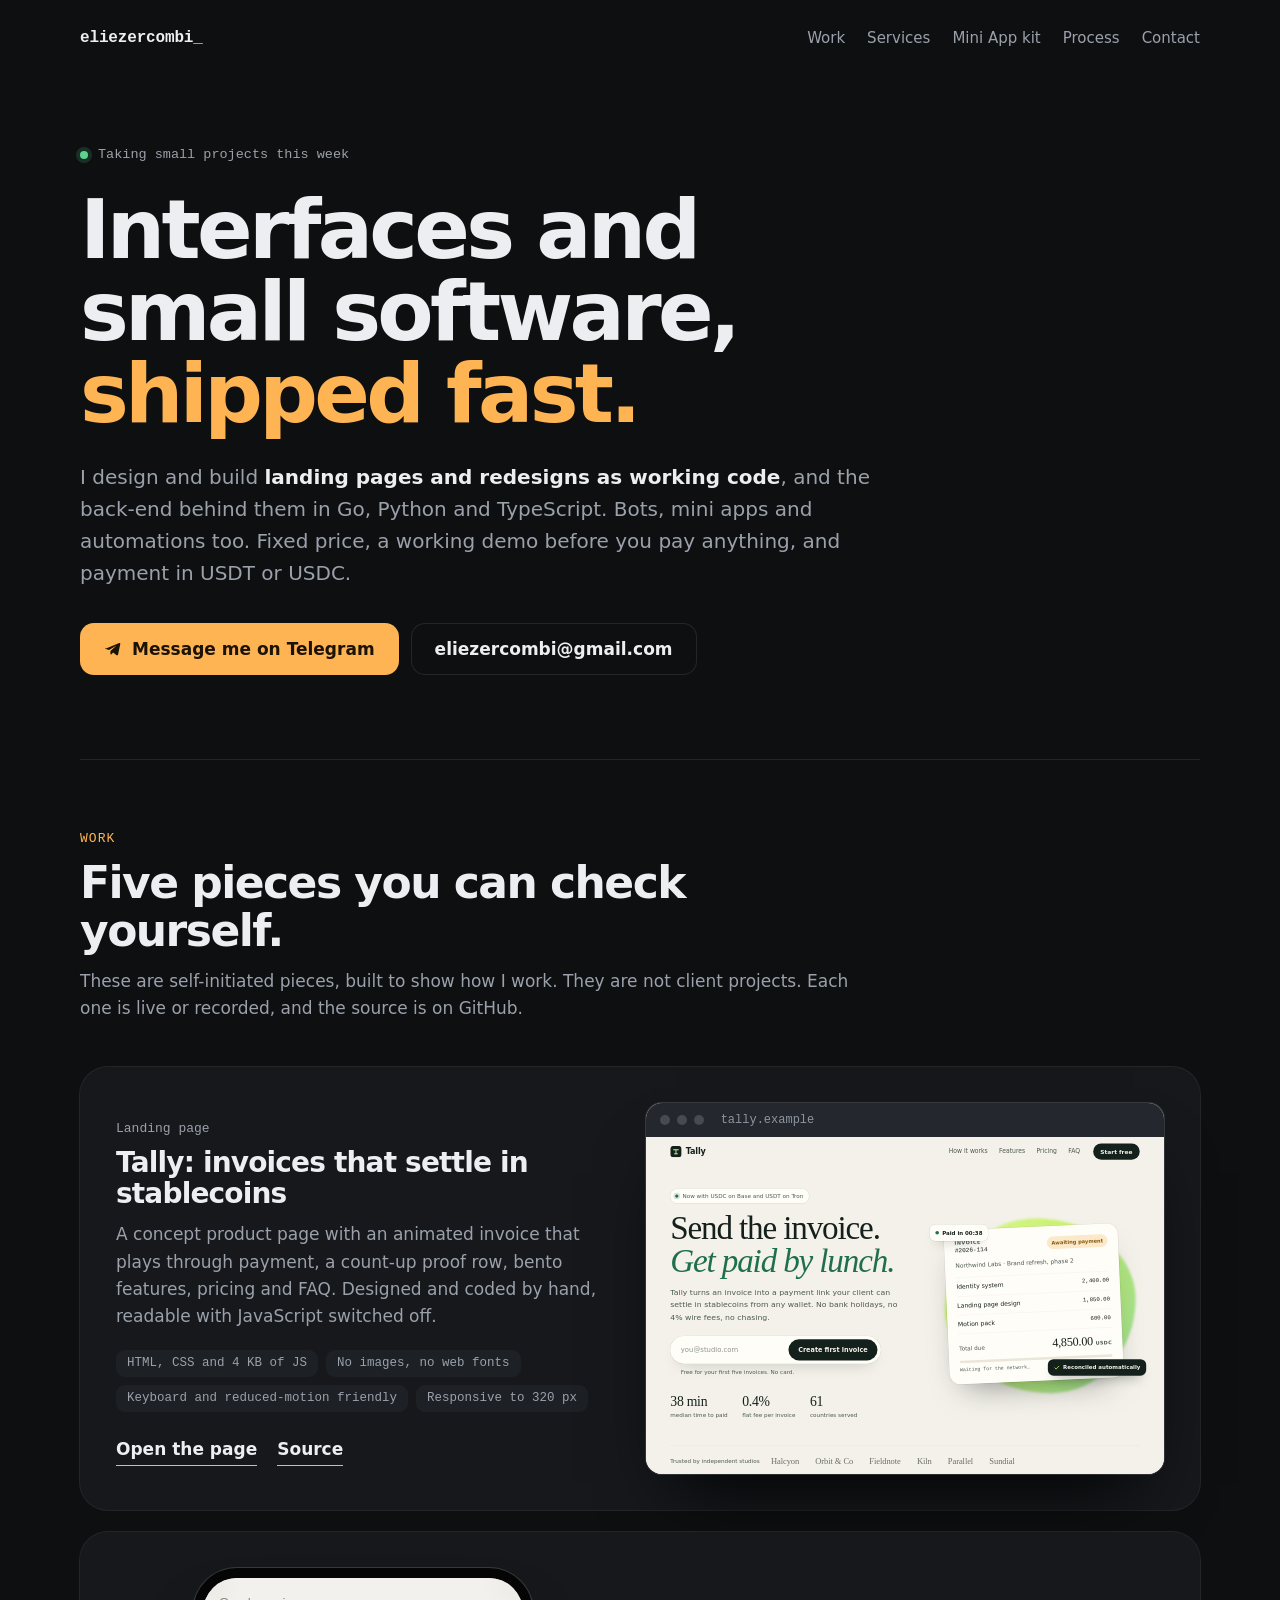
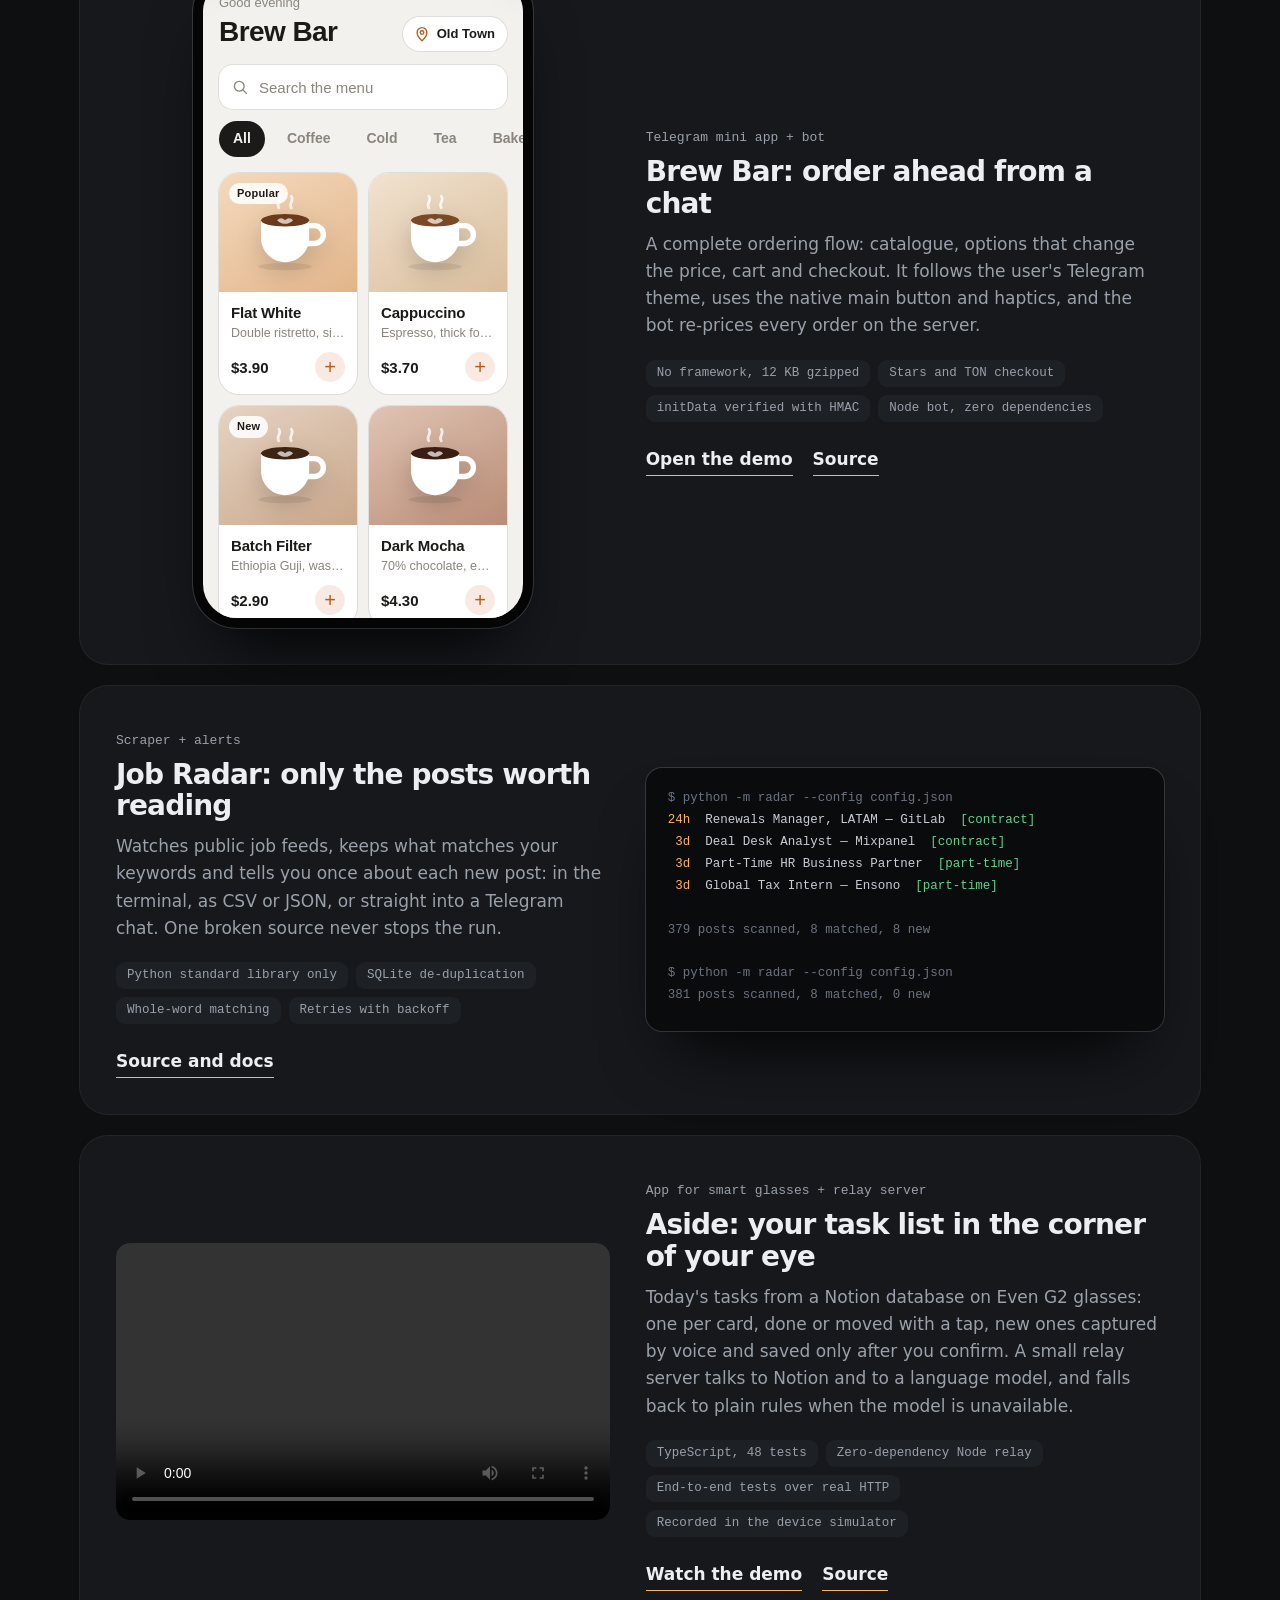
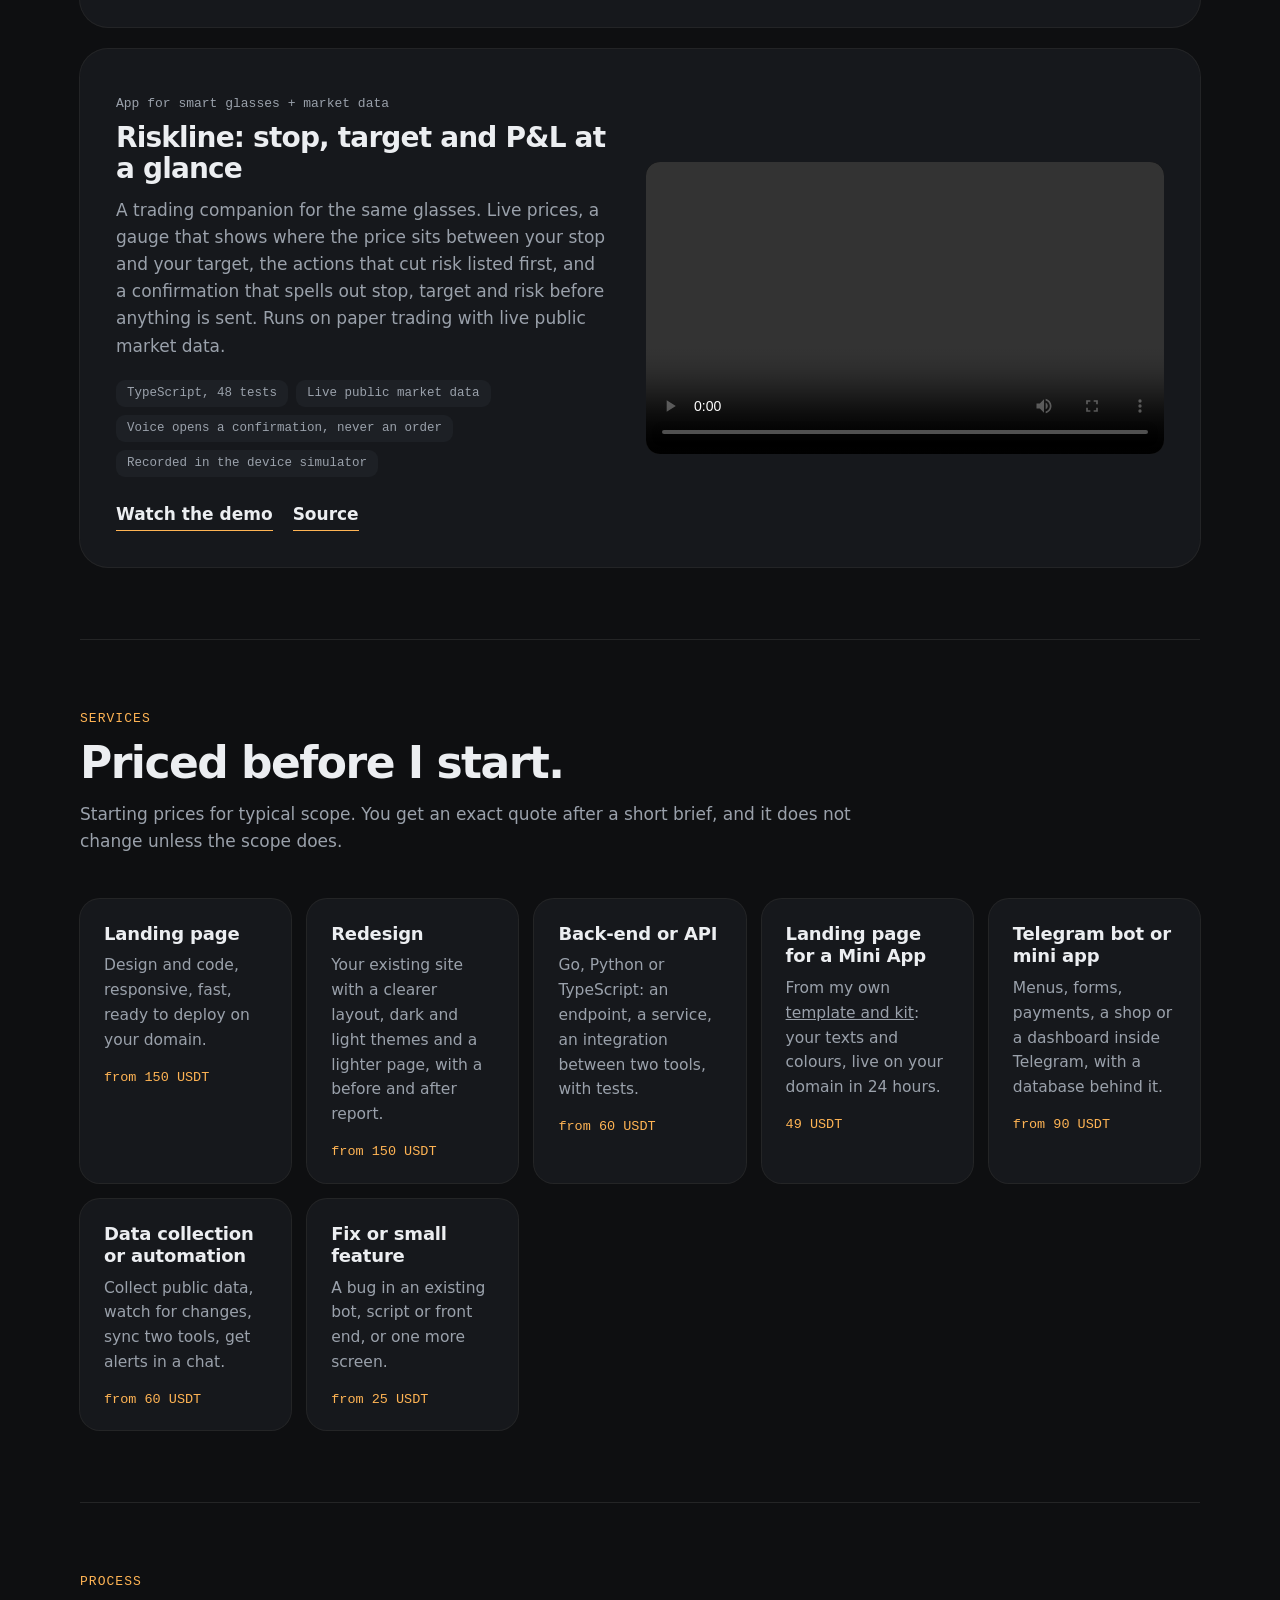
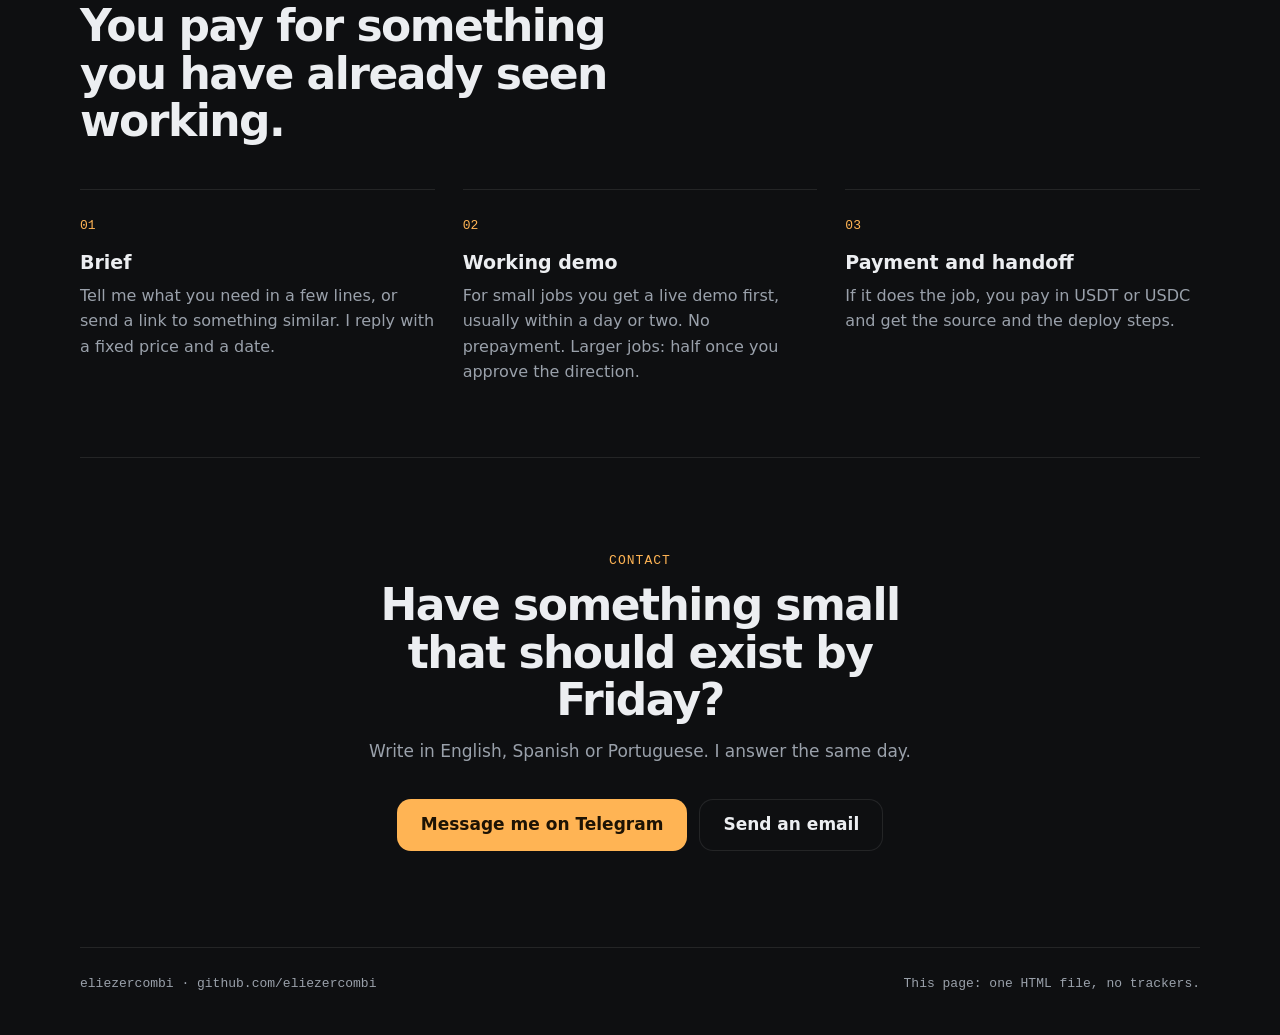
<file: index.html>
<!doctype html>
<html lang="en">
<head>
  <meta charset="utf-8">
  <meta name="viewport" content="width=device-width, initial-scale=1">
  <title>eliezercombi — landing pages, redesigns and the code behind them</title>
  <meta name="description" content="Interfaces and small software, shipped fast: landing pages and redesigns as working code, back-end in Go, Python and TypeScript, bots and automations. Fixed price, working demo before payment, USDT or USDC.">
  <meta name="theme-color" content="#0e0f11">
  <style>
    :root {
      --bg: #0e0f11; --panel: #16181c; --panel-2: #1d2025; --line: rgb(255 255 255 / .09);
      --text: #eceef1; --dim: #9aa1ab; --accent: #ffb454; --accent-ink: #1d1304;
      --mono: ui-monospace, "SF Mono", "Cascadia Mono", Menlo, Consolas, monospace;
      --sans: ui-sans-serif, system-ui, -apple-system, "Segoe UI", Roboto, "Helvetica Neue", Arial, sans-serif;
      --ease: cubic-bezier(.2, .7, .2, 1);
    }
    * { box-sizing: border-box; }
    html { scroll-behavior: smooth; -webkit-text-size-adjust: 100%; }
    body { margin: 0; background: var(--bg); color: var(--text); font: 400 17px/1.6 var(--sans); -webkit-font-smoothing: antialiased; }
    a { color: inherit; }
    h1, h2, h3, p, ul, ol { margin: 0; }
    ul, ol { padding: 0; list-style: none; }
    .wrap { width: min(1120px, 100% - 44px); margin-inline: auto; }
    :focus-visible { outline: 2px solid var(--accent); outline-offset: 3px; border-radius: 6px; }

    header { display: flex; align-items: center; justify-content: space-between; padding: 26px 0; }
    .mark { font: 600 16px/1 var(--mono); letter-spacing: -.01em; text-decoration: none; }
    .mark i { color: var(--accent); font-style: normal; }
    .top-links { display: flex; gap: 22px; font-size: 15px; color: var(--dim); }
    .top-links a { text-decoration: none; transition: color .2s; }
    .top-links a:hover { color: var(--text); }

    .hero { padding: 64px 0 84px; }
    .avail { display: inline-flex; align-items: center; gap: 10px; font: 500 13.5px/1 var(--mono); color: var(--dim); }
    .avail b { width: 8px; height: 8px; border-radius: 50%; background: #58d68d; box-shadow: 0 0 0 4px rgb(88 214 141 / .16); }
    h1 { margin-top: 22px; max-width: 15ch; font: 650 clamp(40px, 6.6vw, 82px)/1 var(--sans); letter-spacing: -.045em; }
    h1 span { color: var(--accent); }
    .lede { margin-top: 26px; max-width: 40em; font-size: clamp(17px, 1.6vw, 20px); color: var(--dim); }
    .lede strong { color: var(--text); font-weight: 550; }
    .actions { display: flex; flex-wrap: wrap; gap: 12px; margin-top: 34px; }
    .btn { display: inline-flex; align-items: center; gap: 10px; height: 52px; padding: 0 24px; border-radius: 14px; font-weight: 650; text-decoration: none; transition: transform .2s var(--ease), background .2s, box-shadow .2s; }
    .btn:hover { transform: translateY(-2px); }
    .btn--main { background: var(--accent); color: var(--accent-ink); }
    .btn--main:hover { box-shadow: 0 14px 30px -14px var(--accent); }
    .btn--ghost { box-shadow: inset 0 0 0 1px var(--line); }
    .btn--ghost:hover { background: var(--panel); }
    .btn svg { width: 18px; height: 18px; fill: currentColor; }

    section { padding: 72px 0; border-top: 1px solid var(--line); }
    .label { font: 500 13px/1 var(--mono); letter-spacing: .08em; text-transform: uppercase; color: var(--accent); }
    h2 { margin-top: 14px; max-width: 20ch; font: 650 clamp(28px, 3.6vw, 44px)/1.08 var(--sans); letter-spacing: -.035em; }
    .note { margin-top: 14px; max-width: 46em; color: var(--dim); }

    .work { display: grid; gap: 22px; margin-top: 44px; }
    .case { display: grid; grid-template-columns: minmax(0, 1fr) minmax(0, 1.05fr); gap: 36px; align-items: center; padding: 36px; border-radius: 28px; background: var(--panel); box-shadow: 0 0 0 1px var(--line); }
    .case:nth-child(even) .case__show { order: -1; }
    .case__kind { font: 500 13px/1 var(--mono); color: var(--dim); }
    .case h3 { margin-top: 12px; font: 650 28px/1.12 var(--sans); letter-spacing: -.03em; }
    .case p { margin-top: 12px; color: var(--dim); }
    .facts { display: flex; flex-wrap: wrap; gap: 8px; margin-top: 20px; }
    .facts li { padding: 6px 11px; border-radius: 9px; background: var(--panel-2); font: 500 12.5px/1.2 var(--mono); color: var(--dim); }
    .links { display: flex; flex-wrap: wrap; gap: 20px; margin-top: 24px; font-weight: 600; }
    .links a { text-decoration: none; border-bottom: 1.5px solid var(--accent); padding-bottom: 2px; transition: color .2s; }
    .links a:hover { color: var(--accent); }
    .case__show { display: grid; place-items: center; min-width: 0; }

    .phone { width: 340px; max-width: 100%; padding: 10px; border-radius: 44px; background: #050506; box-shadow: 0 0 0 1px rgb(255 255 255 / .14), 0 40px 70px -30px #000; }
    .phone iframe { display: block; width: 100%; height: 640px; border: 0; border-radius: 34px; background: #131211; }

    .browser { width: 100%; border-radius: 16px; overflow: hidden; background: #f4f1ea; box-shadow: 0 0 0 1px rgb(255 255 255 / .14), 0 40px 70px -30px #000; }
    .browser__bar { display: flex; align-items: center; gap: 7px; height: 34px; padding: 0 14px; background: #24272d; }
    .browser__bar i { width: 10px; height: 10px; border-radius: 50%; background: #454a53; }
    .browser__bar span { margin-left: 10px; font: 500 12px/1 var(--mono); color: #8d95a1; }
    .browser__view { position: relative; aspect-ratio: 16 / 10.4; overflow: hidden; }
    .browser__view iframe { position: absolute; left: 0; top: 0; width: 1280px; height: 832px; border: 0; transform-origin: 0 0; }

    .term { width: 100%; border-radius: 16px; background: #0a0b0d; box-shadow: 0 0 0 1px rgb(255 255 255 / .14), 0 40px 70px -30px #000; overflow: hidden; }
    .term pre { margin: 0; padding: 20px 22px 24px; overflow-x: auto; scrollbar-width: none; font: 500 12.5px/1.75 var(--mono); color: #c8cdd5; }
    .term .c { color: #6b7380; } .term .g { color: #58d68d; } .term .y { color: var(--accent); }

    .offer { display: grid; grid-template-columns: repeat(auto-fit, minmax(230px, 1fr)); gap: 16px; margin-top: 44px; }
    @media (min-width: 1100px) { .offer { grid-template-columns: repeat(5, 1fr); } .offer li { padding: 20px; } }
    .offer li { padding: 24px; border-radius: 20px; background: var(--panel); box-shadow: 0 0 0 1px var(--line); transition: transform .25s var(--ease), box-shadow .25s; }
    .offer li:hover { transform: translateY(-4px); box-shadow: 0 0 0 1px rgb(255 180 84 / .5); }
    .offer h3 { font: 650 18px/1.25 var(--sans); letter-spacing: -.01em; }
    .offer p { margin-top: 8px; color: var(--dim); font-size: 15.5px; }
    .offer span { display: block; margin-top: 18px; font: 500 13.5px/1 var(--mono); color: var(--accent); }

    .steps { display: grid; grid-template-columns: repeat(auto-fit, minmax(240px, 1fr)); gap: 28px; margin-top: 44px; counter-reset: s; }
    .steps li { counter-increment: s; padding-top: 20px; border-top: 1px solid var(--line); }
    .steps li::before { content: "0" counter(s); font: 500 13px/1 var(--mono); color: var(--accent); }
    .steps h3 { margin-top: 14px; font: 650 19px/1.25 var(--sans); }
    .steps p { margin-top: 8px; color: var(--dim); font-size: 16px; }

    .contact { text-align: center; padding: 96px 0; }
    .contact h2 { margin-inline: auto; max-width: 18ch; }
    .contact .note { margin-inline: auto; }
    .contact .actions { justify-content: center; }
    footer { padding: 26px 0 40px; border-top: 1px solid var(--line); font: 500 13px/1.6 var(--mono); color: var(--dim); display: flex; flex-wrap: wrap; justify-content: space-between; gap: 12px; }

    @media (max-width: 860px) {
      .case { grid-template-columns: 1fr; padding: 24px; gap: 28px; }
      .case:nth-child(even) .case__show { order: 0; }
      .hero { padding: 36px 0 60px; }
      section { padding: 56px 0; }
      .top-links a:not(:last-child) { display: none; }
    }
    @media (prefers-reduced-motion: reduce) { html { scroll-behavior: auto; } * { transition: none !important; } }
  </style>
</head>
<body>
  <div class="wrap">
    <header>
      <a class="mark" href="#top">eliezercombi<i>_</i></a>
      <nav class="top-links" aria-label="Sections">
        <a href="#work">Work</a><a href="#services">Services</a><a href="kits/">Mini App kit</a><a href="#process">Process</a><a href="#contact">Contact</a>
      </nav>
    </header>

    <main id="top">
      <div class="hero">
        <p class="avail"><b></b> Taking small projects this week</p>
        <h1>Interfaces and small software, <span>shipped fast.</span></h1>
        <p class="lede">I design and build <strong>landing pages and redesigns as working code</strong>, and the back-end behind them in Go, Python and TypeScript. Bots, mini apps and automations too. Fixed price, a working demo before you pay anything, and payment in USDT or USDC.</p>
        <div class="actions">
          <a class="btn btn--main" href="https://t.me/iiillliiiliiili">
            <svg viewBox="0 0 24 24" aria-hidden="true"><path d="M2.6 11.3 20.4 4.1c.8-.3 1.5.4 1.3 1.2l-3 14.2c-.2.9-1.2 1.2-1.9.7l-4.6-3.4-2.5 2.4c-.4.4-1.1.1-1.1-.5v-4.1l8.1-7.4-10 6.1-4.2-1.3c-.9-.3-.9-1.4.1-1.7Z"/></svg>
            Message me on Telegram
          </a>
          <a class="btn btn--ghost" href="mailto:eliezercombi@gmail.com">eliezercombi@gmail.com</a>
        </div>
      </div>

      <section id="work">
        <p class="label">Work</p>
        <h2>Five pieces you can check yourself.</h2>
        <p class="note">These are self-initiated pieces, built to show how I work. They are not client projects. Each one is live or recorded, and the source is on GitHub.</p>

        <div class="work">
          <article class="case">
            <div>
              <p class="case__kind">Landing page</p>
              <h3>Tally: invoices that settle in stablecoins</h3>
              <p>A concept product page with an animated invoice that plays through payment, a count-up proof row, bento features, pricing and FAQ. Designed and coded by hand, readable with JavaScript switched off.</p>
              <ul class="facts"><li>HTML, CSS and 4 KB of JS</li><li>No images, no web fonts</li><li>Keyboard and reduced-motion friendly</li><li>Responsive to 320 px</li></ul>
              <div class="links"><a href="landing/">Open the page</a><a href="https://github.com/eliezercombi/eliezercombi.github.io/tree/main/landing">Source</a></div>
            </div>
            <div class="case__show">
              <div class="browser">
                <div class="browser__bar"><i></i><i></i><i></i><span>tally.example</span></div>
                <div class="browser__view" id="view"><iframe src="landing/" title="Tally landing page demo" loading="lazy" tabindex="-1"></iframe></div>
              </div>
            </div>
          </article>

          <article class="case">
            <div>
              <p class="case__kind">Telegram mini app + bot</p>
              <h3>Brew Bar: order ahead from a chat</h3>
              <p>A complete ordering flow: catalogue, options that change the price, cart and checkout. It follows the user's Telegram theme, uses the native main button and haptics, and the bot re-prices every order on the server.</p>
              <ul class="facts"><li>No framework, 12 KB gzipped</li><li>Stars and TON checkout</li><li>initData verified with HMAC</li><li>Node bot, zero dependencies</li></ul>
              <div class="links"><a href="brew-bar/">Open the demo</a><a href="https://github.com/eliezercombi/tma-shop">Source</a></div>
            </div>
            <div class="case__show"><div class="phone"><iframe src="brew-bar/" title="Brew Bar mini app demo" loading="lazy"></iframe></div></div>
          </article>

          <article class="case">
            <div>
              <p class="case__kind">Scraper + alerts</p>
              <h3>Job Radar: only the posts worth reading</h3>
              <p>Watches public job feeds, keeps what matches your keywords and tells you once about each new post: in the terminal, as CSV or JSON, or straight into a Telegram chat. One broken source never stops the run.</p>
              <ul class="facts"><li>Python standard library only</li><li>SQLite de-duplication</li><li>Whole-word matching</li><li>Retries with backoff</li></ul>
              <div class="links"><a href="https://github.com/eliezercombi/job-radar">Source and docs</a></div>
            </div>
            <div class="case__show">
              <div class="term"><pre><span class="c">$ python -m radar --config config.json</span>
<span class="y">24h</span>  Renewals Manager, LATAM — GitLab  <span class="g">[contract]</span>
<span class="y"> 3d</span>  Deal Desk Analyst — Mixpanel  <span class="g">[contract]</span>
<span class="y"> 3d</span>  Part-Time HR Business Partner  <span class="g">[part-time]</span>
<span class="y"> 3d</span>  Global Tax Intern — Ensono  <span class="g">[part-time]</span>

<span class="c">379 posts scanned, 8 matched, 8 new</span>

<span class="c">$ python -m radar --config config.json</span>
<span class="c">381 posts scanned, 8 matched, 0 new</span></pre></div>
            </div>
          </article>

          <article class="case">
            <div>
              <p class="case__kind">App for smart glasses + relay server</p>
              <h3>Aside: your task list in the corner of your eye</h3>
              <p>Today's tasks from a Notion database on Even G2 glasses: one per card, done or moved with a tap, new ones captured by voice and saved only after you confirm. A small relay server talks to Notion and to a language model, and falls back to plain rules when the model is unavailable.</p>
              <ul class="facts"><li>TypeScript, 48 tests</li><li>Zero-dependency Node relay</li><li>End-to-end tests over real HTTP</li><li>Recorded in the device simulator</li></ul>
              <div class="links"><a href="demos/aside.mp4">Watch the demo</a><a href="https://github.com/eliezercombi/aside">Source</a></div>
            </div>
            <div class="case__show"><video controls preload="metadata" style="width:100%;border-radius:14px;background:#000;aspect-ratio:16/9" aria-label="Aside demo video"><source src="demos/aside.mp4" type="video/mp4"></video></div>
          </article>

          <article class="case">
            <div>
              <p class="case__kind">App for smart glasses + market data</p>
              <h3>Riskline: stop, target and P&amp;L at a glance</h3>
              <p>A trading companion for the same glasses. Live prices, a gauge that shows where the price sits between your stop and your target, the actions that cut risk listed first, and a confirmation that spells out stop, target and risk before anything is sent. Runs on paper trading with live public market data.</p>
              <ul class="facts"><li>TypeScript, 48 tests</li><li>Live public market data</li><li>Voice opens a confirmation, never an order</li><li>Recorded in the device simulator</li></ul>
              <div class="links"><a href="demos/riskline.mp4">Watch the demo</a><a href="https://github.com/eliezercombi/riskline">Source</a></div>
            </div>
            <div class="case__show"><video controls preload="metadata" style="width:100%;border-radius:14px;background:#000;aspect-ratio:16/9" aria-label="Riskline demo video"><source src="demos/riskline.mp4" type="video/mp4"></video></div>
          </article>
        </div>
      </section>

      <section id="services">
        <p class="label">Services</p>
        <h2>Priced before I start.</h2>
        <p class="note">Starting prices for typical scope. You get an exact quote after a short brief, and it does not change unless the scope does.</p>
        <ul class="offer">
          <li><h3>Landing page</h3><p>Design and code, responsive, fast, ready to deploy on your domain.</p><span>from 150 USDT</span></li>
          <li><h3>Redesign</h3><p>Your existing site with a clearer layout, dark and light themes and a lighter page, with a before and after report.</p><span>from 150 USDT</span></li>
          <li><h3>Back-end or API</h3><p>Go, Python or TypeScript: an endpoint, a service, an integration between two tools, with tests.</p><span>from 60 USDT</span></li>
          <li><h3>Landing page for a Mini App</h3><p>From my own <a href="kits/" style="text-decoration:underline">template and kit</a>: your texts and colours, live on your domain in 24 hours.</p><span>49 USDT</span></li>
          <li><h3>Telegram bot or mini app</h3><p>Menus, forms, payments, a shop or a dashboard inside Telegram, with a database behind it.</p><span>from 90 USDT</span></li>
          <li><h3>Data collection or automation</h3><p>Collect public data, watch for changes, sync two tools, get alerts in a chat.</p><span>from 60 USDT</span></li>
          <li><h3>Fix or small feature</h3><p>A bug in an existing bot, script or front end, or one more screen.</p><span>from 25 USDT</span></li>
        </ul>
      </section>

      <section id="process">
        <p class="label">Process</p>
        <h2>You pay for something you have already seen working.</h2>
        <ol class="steps">
          <li><h3>Brief</h3><p>Tell me what you need in a few lines, or send a link to something similar. I reply with a fixed price and a date.</p></li>
          <li><h3>Working demo</h3><p>For small jobs you get a live demo first, usually within a day or two. No prepayment. Larger jobs: half once you approve the direction.</p></li>
          <li><h3>Payment and handoff</h3><p>If it does the job, you pay in USDT or USDC and get the source and the deploy steps.</p></li>
        </ol>
      </section>

      <section class="contact" id="contact">
        <p class="label">Contact</p>
        <h2>Have something small that should exist by Friday?</h2>
        <p class="note">Write in English, Spanish or Portuguese. I answer the same day.</p>
        <div class="actions">
          <a class="btn btn--main" href="https://t.me/iiillliiiliiili">Message me on Telegram</a>
          <a class="btn btn--ghost" href="mailto:eliezercombi@gmail.com">Send an email</a>
        </div>
      </section>
    </main>

    <footer><span>eliezercombi · github.com/eliezercombi</span><span>This page: one HTML file, no trackers.</span></footer>
  </div>

  <script>
    // Scale the 1280px-wide landing preview to whatever width its frame has.
    const view = document.getElementById('view');
    const frame = view.querySelector('iframe');
    const fit = () => { frame.style.transform = `scale(${view.clientWidth / 1280})`; };
    new ResizeObserver(fit).observe(view);
    fit();
  </script>
</body>
</html>
</file>
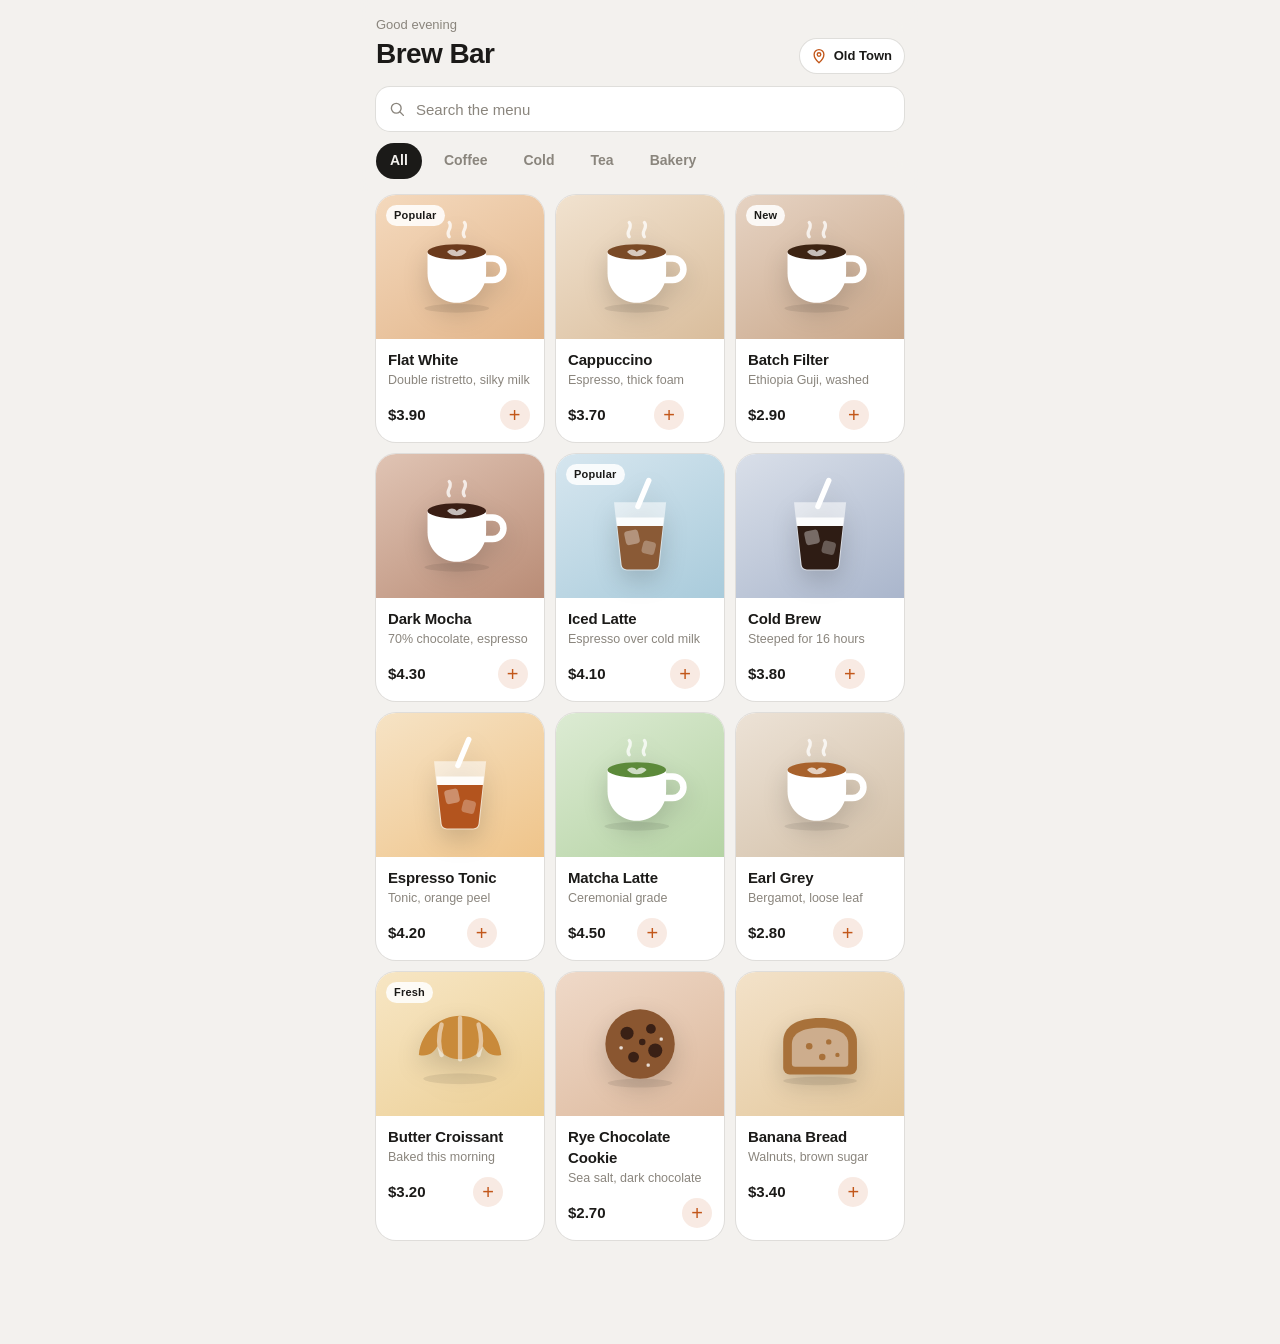
<file: brew-bar/index.html>
<!doctype html>
<html lang="en">
<head>
  <meta charset="utf-8">
  <meta name="viewport" content="width=device-width, initial-scale=1, viewport-fit=cover, user-scalable=no">
  <meta name="color-scheme" content="light dark">
  <title>Brew Bar — Telegram Mini App demo</title>
  <meta name="description" content="Ordering mini app for Telegram: catalog, options, cart and checkout. Zero dependencies.">
  <link rel="stylesheet" href="styles.css">
  <script src="https://telegram.org/js/telegram-web-app.js"></script>
</head>
<body>
  <div id="app" class="app">
    <header class="top">
      <div class="top__row">
        <div>
          <p class="top__hint" id="greeting">Good morning</p>
          <h1 class="top__title">Brew Bar</h1>
        </div>
        <button class="pill" id="pickup" type="button" aria-label="Change pickup point">
          <svg viewBox="0 0 24 24" aria-hidden="true"><path d="M12 21s-6.5-5.6-6.5-11A6.5 6.5 0 0 1 12 3.5 6.5 6.5 0 0 1 18.5 10c0 5.4-6.5 11-6.5 11Z"/><circle cx="12" cy="10" r="2.4"/></svg>
          <span id="pickupLabel">Old Town</span>
        </button>
      </div>
      <label class="search">
        <svg viewBox="0 0 24 24" aria-hidden="true"><circle cx="11" cy="11" r="6.5"/><path d="m16 16 4.5 4.5"/></svg>
        <input id="search" type="search" placeholder="Search the menu" autocomplete="off" enterkeyhint="search">
      </label>
      <nav class="tabs" id="tabs" aria-label="Menu categories"></nav>
    </header>

    <main class="grid" id="grid" aria-live="polite"></main>
    <p class="empty" id="empty" hidden>Nothing matches that search.</p>

    <button class="cartbar" id="cartbar" type="button" hidden>
      <span class="cartbar__count" id="cartCount">0</span>
      <span class="cartbar__label">View order</span>
      <span class="cartbar__total" id="cartTotal">$0.00</span>
    </button>
  </div>

  <div class="scrim" id="scrim" hidden></div>

  <section class="sheet" id="sheet" role="dialog" aria-modal="true" aria-labelledby="sheetTitle" hidden></section>

  <section class="page" id="checkout" aria-labelledby="checkoutTitle" hidden></section>

  <section class="page page--center" id="done" hidden></section>

  <div class="toast" id="toast" role="status" hidden></div>

  <script type="module" src="app.js"></script>
</body>
</html>
</file>
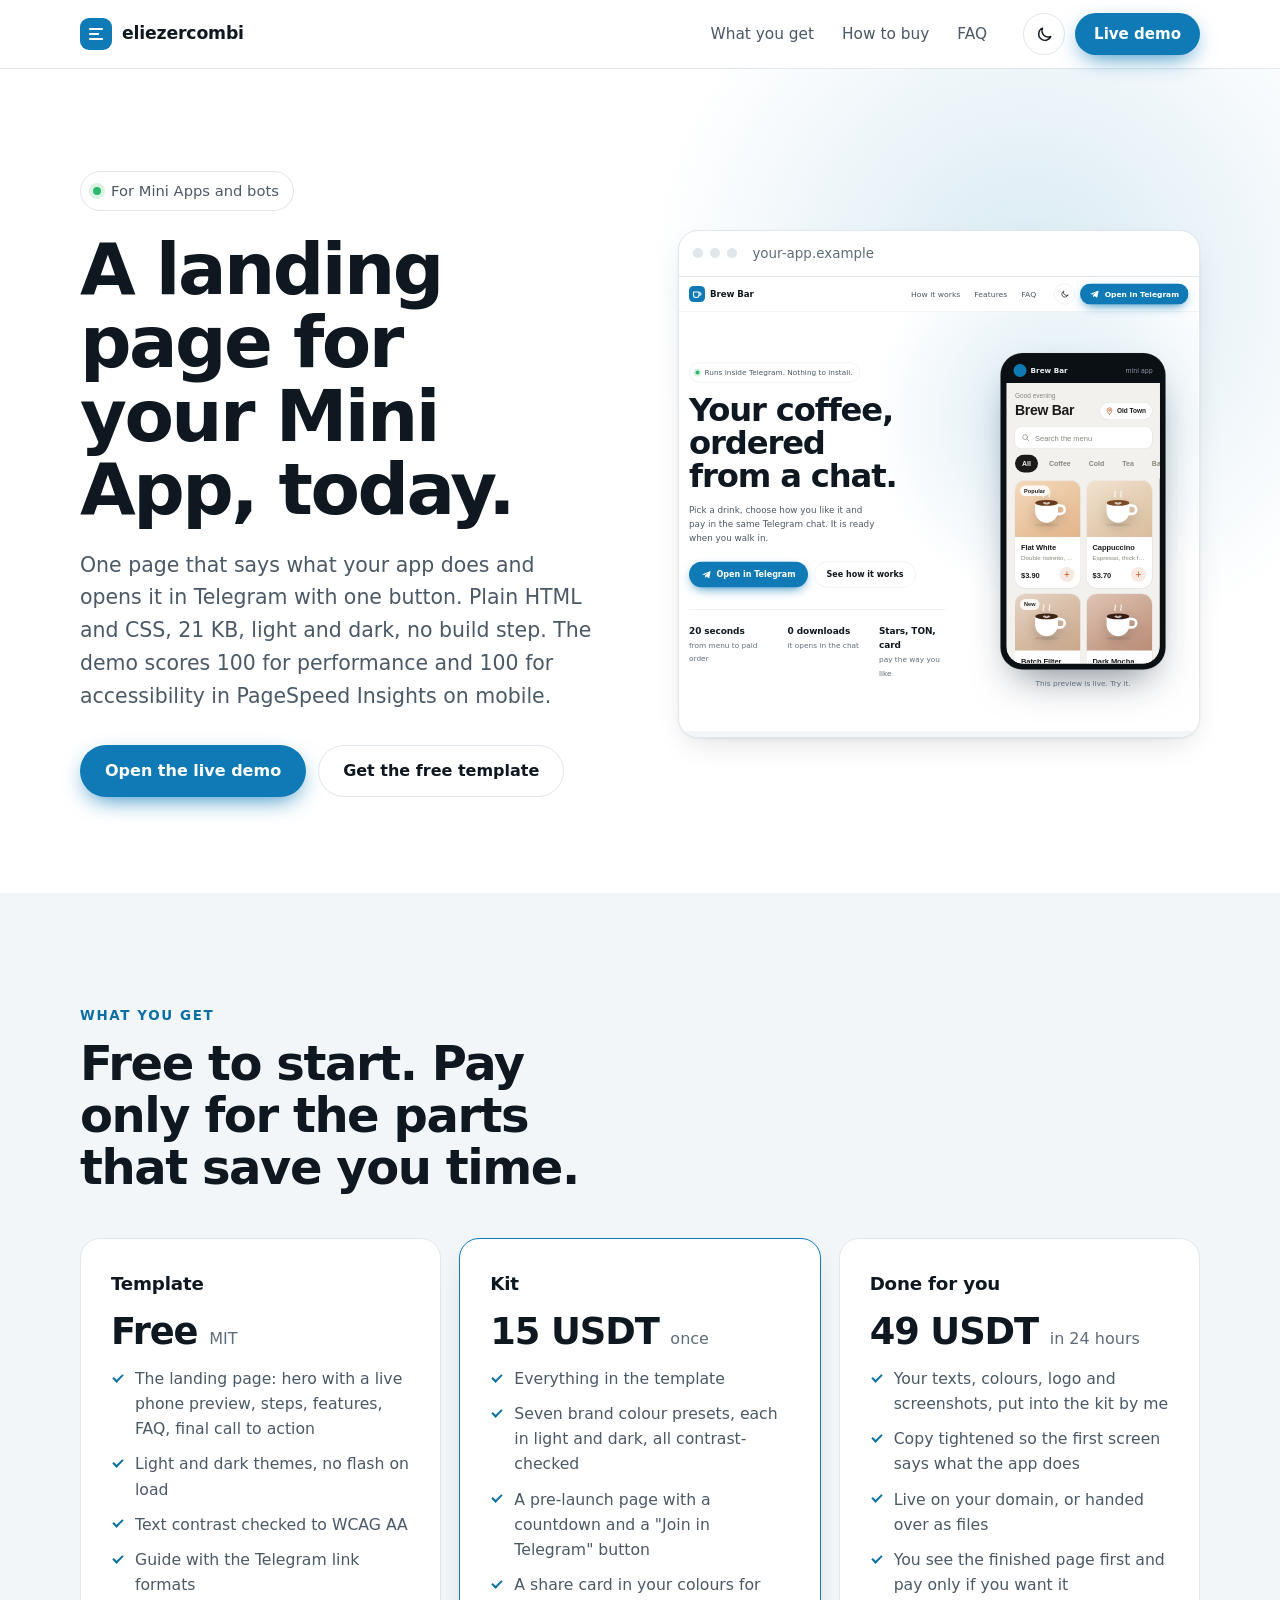
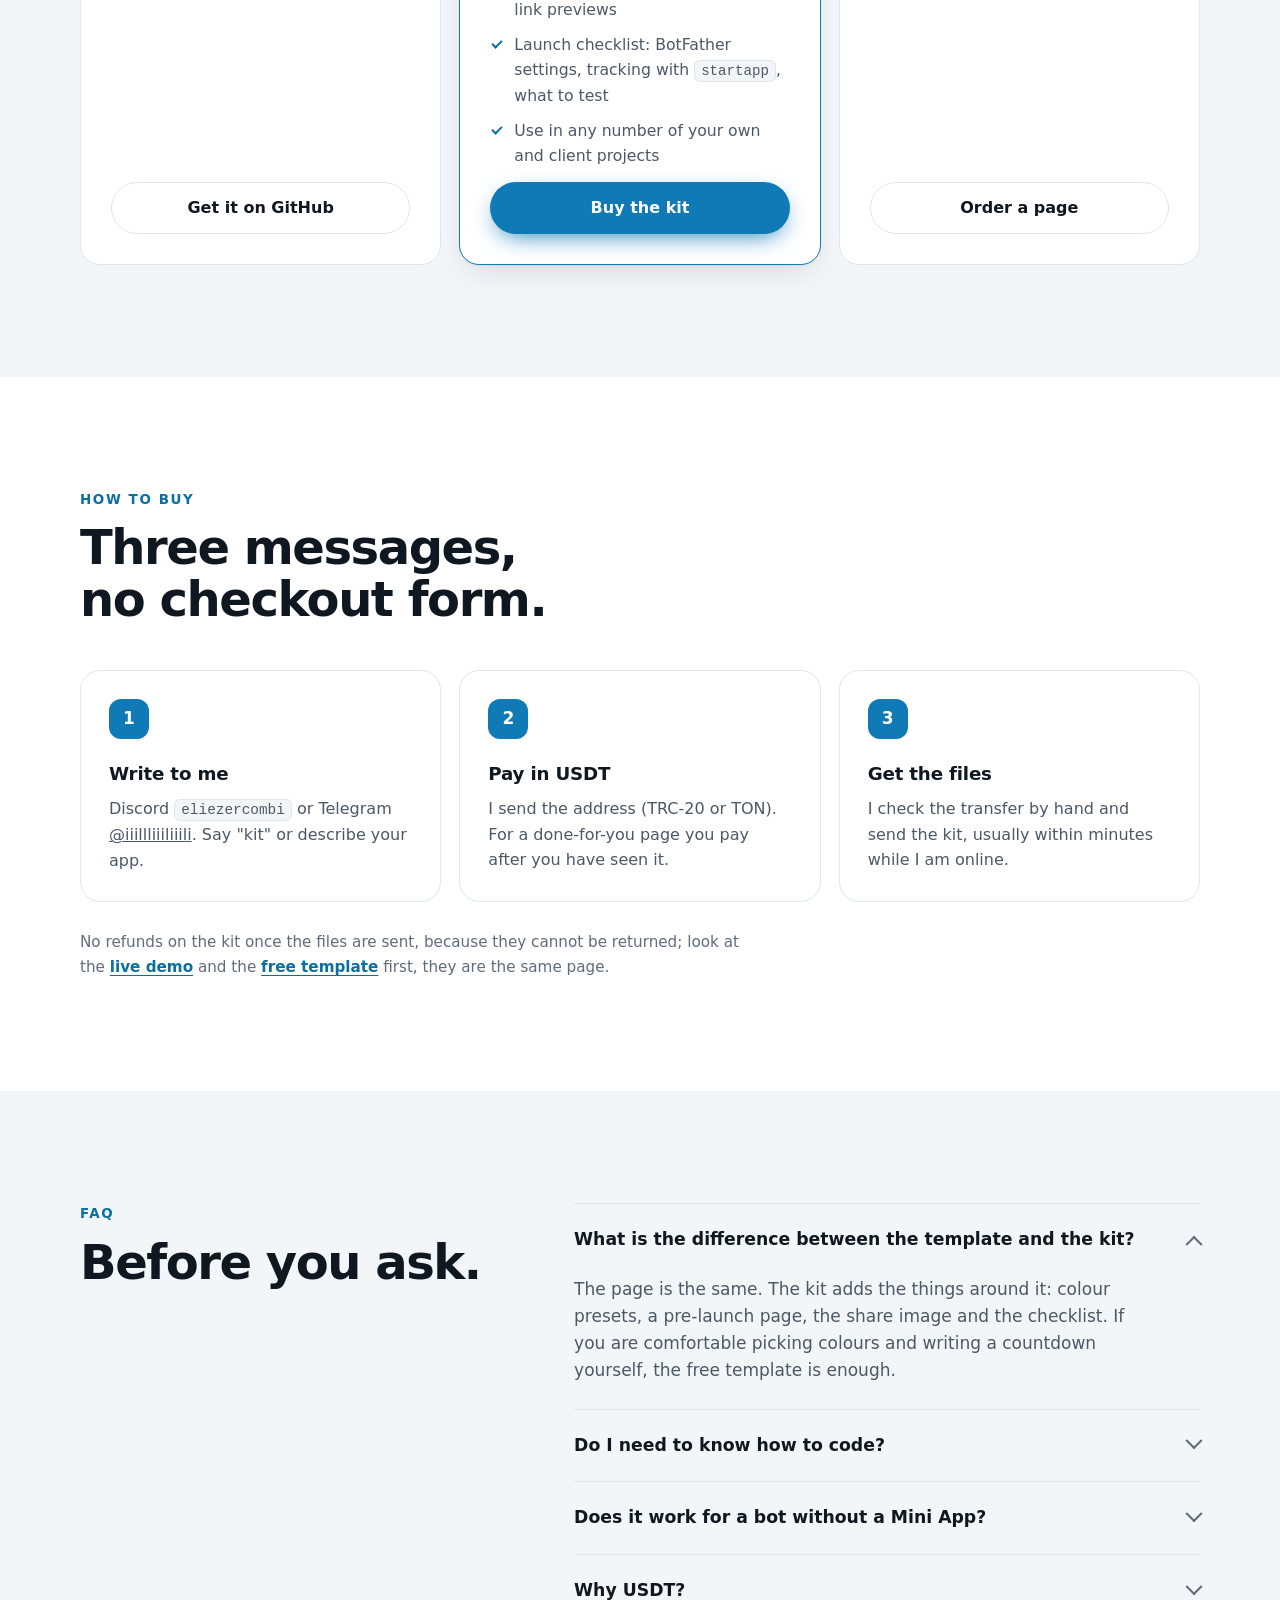
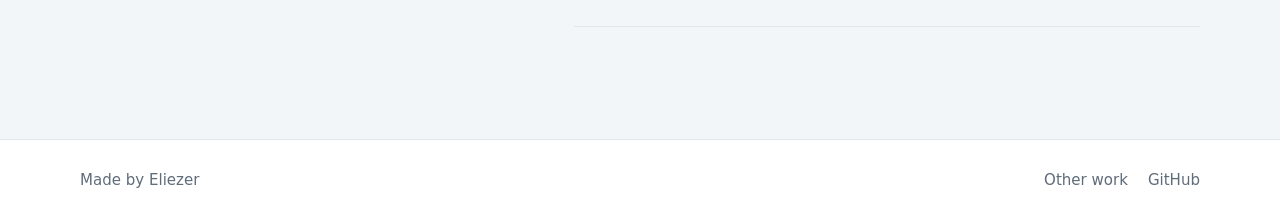
<file: kits/index.html>
<!doctype html>
<html lang="en" data-theme="light">
<head>
  <meta charset="utf-8">
  <meta name="viewport" content="width=device-width, initial-scale=1">
  <title>Landing page kit for Telegram Mini Apps</title>
  <meta name="description" content="A free one-page landing template for Telegram Mini Apps and bots, a paid kit with colour presets, a pre-launch page and a launch checklist, and a done-for-you option.">
  <meta property="og:title" content="Landing page kit for Telegram Mini Apps">
  <meta property="og:description" content="Free template, paid kit, or done for you in 24 hours.">
  <script>
    (function () {
      var saved = null;
      try { saved = localStorage.getItem('theme'); } catch (e) {}
      var dark = saved ? saved === 'dark' : matchMedia('(prefers-color-scheme: dark)').matches;
      document.documentElement.dataset.theme = dark ? 'dark' : 'light';
    })();
  </script>
  <link rel="stylesheet" href="../miniapp-landing/styles.css">
  <style>
    .hero__in { grid-template-columns: minmax(0, 1fr) minmax(0, 1fr); }
    .frame { border-radius: var(--radius); overflow: hidden; border: 1px solid var(--line); box-shadow: var(--shadow); background: var(--surface); }
    .frame__bar { display: flex; align-items: center; gap: 7px; padding: 12px 14px; border-bottom: 1px solid var(--line); color: var(--faint); font-size: .84rem; }
    .frame__bar i { width: 10px; height: 10px; border-radius: 50%; background: var(--line); }
    .frame__bar span { margin-left: 8px; }
    .frame__view { height: 460px; overflow: hidden; }
    .frame iframe { display: block; width: 200%; height: 920px; border: 0; transform: scale(.5); transform-origin: 0 0; }
    .plans { display: grid; grid-template-columns: repeat(3, 1fr); gap: 18px; margin-top: 44px; align-items: stretch; }
    .plan { display: flex; flex-direction: column; gap: 14px; padding: 30px; border-radius: var(--radius); background: var(--surface); border: 1px solid var(--line); }
    .plan--main { border-color: var(--accent); box-shadow: var(--shadow); }
    .plan .plan__price { font-size: 2.3rem; line-height: 1.1; font-weight: 780; letter-spacing: -.03em; color: var(--text); }
    .plan__price small { font-size: 1rem; font-weight: 500; color: var(--faint); letter-spacing: 0; }
    .plan ul { display: grid; gap: 10px; color: var(--muted); font-size: .98rem; }
    .plan li { padding-left: 24px; position: relative; }
    .plan li::before { content: ""; position: absolute; left: 2px; top: .5em; width: 10px; height: 6px; border-left: 2px solid var(--accent-text); border-bottom: 2px solid var(--accent-text); transform: rotate(-45deg); }
    .plan .btn { margin-top: auto; }
    .plan p { color: var(--muted); font-size: .98rem; }
    .buy { display: grid; grid-template-columns: repeat(3, 1fr); gap: 18px; margin-top: 44px; }
    .note { margin-top: 28px; max-width: 70ch; color: var(--faint); font-size: .95rem; }
    .note a { color: var(--accent-text); font-weight: 650; text-decoration: underline; text-underline-offset: 3px; }
    code { padding: 2px 6px; border-radius: 6px; background: var(--band); border: 1px solid var(--line); font-size: .9em; }
    @media (max-width: 920px) { .plans, .buy, .hero__in { grid-template-columns: 1fr; } }
  </style>
</head>
<body>
  <a class="skip" href="#main">Skip to content</a>

  <header class="top">
    <div class="wrap top__in">
      <a class="brand" href="../" aria-label="eliezercombi, home">
        <svg viewBox="0 0 32 32" aria-hidden="true"><rect width="32" height="32" rx="9"/><path d="M10 11h12M10 16h8M10 21h12"/></svg>
        eliezercombi
      </a>
      <nav class="top__nav" aria-label="Main">
        <a href="#plans">What you get</a>
        <a href="#buy">How to buy</a>
        <a href="#faq">FAQ</a>
      </nav>
      <div class="top__tools">
        <button class="theme" id="theme" type="button" aria-label="Switch theme">
          <svg class="theme__moon" viewBox="0 0 24 24" aria-hidden="true"><path d="M20 14.5A8 8 0 0 1 9.5 4a8 8 0 1 0 10.5 10.5Z"/></svg>
          <svg class="theme__sun" viewBox="0 0 24 24" aria-hidden="true"><circle cx="12" cy="12" r="4"/><path d="M12 2.5v2.2M12 19.3v2.2M2.5 12h2.2M19.3 12h2.2M5.3 5.3l1.6 1.6M17.1 17.1l1.6 1.6M18.7 5.3l-1.6 1.6M6.9 17.1l-1.6 1.6"/></svg>
        </button>
        <a class="btn btn--tg btn--sm" href="../miniapp-landing/">Live demo</a>
      </div>
    </div>
  </header>

  <main id="main">
    <section class="hero" id="top">
      <div class="wrap hero__in">
        <div class="hero__copy">
          <p class="pill"><span></span> For Mini Apps and bots</p>
          <h1>A landing page for your Mini App, today.</h1>
          <p class="lede" style="max-width:44ch">One page that says what your app does and opens it in Telegram with one button. Plain HTML and CSS, 21 KB, light and dark, no build step. The demo scores 100 for performance and 100 for accessibility in PageSpeed Insights on mobile.</p>
          <div class="cta">
            <a class="btn btn--tg" href="../miniapp-landing/">Open the live demo</a>
            <a class="btn btn--ghost" href="https://github.com/eliezercombi/miniapp-landing">Get the free template</a>
          </div>
        </div>
        <div class="frame">
          <div class="frame__bar"><i></i><i></i><i></i><span>your-app.example</span></div>
          <div class="frame__view"><iframe src="../miniapp-landing/" title="Template preview" loading="lazy" tabindex="-1"></iframe></div>
        </div>
      </div>
    </section>

    <section class="band" id="plans">
      <div class="wrap">
        <p class="label">What you get</p>
        <h2>Free to start. Pay only for the parts that save you time.</h2>
        <div class="plans">
          <article class="plan">
            <h3>Template</h3>
            <p class="plan__price">Free <small>MIT</small></p>
            <ul>
              <li>The landing page: hero with a live phone preview, steps, features, FAQ, final call to action</li>
              <li>Light and dark themes, no flash on load</li>
              <li>Text contrast checked to WCAG AA</li>
              <li>Guide with the Telegram link formats</li>
            </ul>
            <a class="btn btn--ghost" href="https://github.com/eliezercombi/miniapp-landing">Get it on GitHub</a>
          </article>
          <article class="plan plan--main">
            <h3>Kit</h3>
            <p class="plan__price">15 USDT <small>once</small></p>
            <ul>
              <li>Everything in the template</li>
              <li>Seven brand colour presets, each in light and dark, all contrast-checked</li>
              <li>A pre-launch page with a countdown and a "Join in Telegram" button</li>
              <li>A share card in your colours for link previews</li>
              <li>Launch checklist: BotFather settings, tracking with <code>startapp</code>, what to test</li>
              <li>Use in any number of your own and client projects</li>
            </ul>
            <a class="btn btn--tg" href="#buy">Buy the kit</a>
          </article>
          <article class="plan">
            <h3>Done for you</h3>
            <p class="plan__price">49 USDT <small>in 24 hours</small></p>
            <ul>
              <li>Your texts, colours, logo and screenshots, put into the kit by me</li>
              <li>Copy tightened so the first screen says what the app does</li>
              <li>Live on your domain, or handed over as files</li>
              <li>You see the finished page first and pay only if you want it</li>
            </ul>
            <a class="btn btn--ghost" href="#buy">Order a page</a>
          </article>
        </div>
      </div>
    </section>

    <section id="buy">
      <div class="wrap">
        <p class="label">How to buy</p>
        <h2>Three messages, no checkout form.</h2>
        <ol class="steps">
          <li><i>1</i><h3>Write to me</h3><p>Discord <code>eliezercombi</code> or Telegram <a class="open" href="https://t.me/iiillliiiliiili" style="text-decoration:underline">@iiillliiiliiili</a>. Say "kit" or describe your app.</p></li>
          <li><i>2</i><h3>Pay in USDT</h3><p>I send the address (TRC-20 or TON). For a done-for-you page you pay after you have seen it.</p></li>
          <li><i>3</i><h3>Get the files</h3><p>I check the transfer by hand and send the kit, usually within minutes while I am online.</p></li>
        </ol>
        <p class="note">No refunds on the kit once the files are sent, because they cannot be returned; look at the <a href="../miniapp-landing/">live demo</a> and the <a href="https://github.com/eliezercombi/miniapp-landing">free template</a> first, they are the same page.</p>
      </div>
    </section>

    <section class="band" id="faq">
      <div class="wrap faq">
        <div>
          <p class="label">FAQ</p>
          <h2>Before you ask.</h2>
        </div>
        <div class="faq__list">
          <details open><summary>What is the difference between the template and the kit?</summary><p>The page is the same. The kit adds the things around it: colour presets, a pre-launch page, the share image and the checklist. If you are comfortable picking colours and writing a countdown yourself, the free template is enough.</p></details>
          <details><summary>Do I need to know how to code?</summary><p>You edit text between HTML tags and replace one link. If that sounds like too much, the done-for-you option exists for that reason.</p></details>
          <details><summary>Does it work for a bot without a Mini App?</summary><p>Yes. Point the button at <code>t.me/your_bot</code> and put a screenshot of the chat into the phone.</p></details>
          <details><summary>Why USDT?</summary><p>It reaches me in minutes from anywhere, with no payment processor in between. Most people building on Telegram already have it.</p></details>
        </div>
      </div>
    </section>
  </main>

  <footer class="foot">
    <div class="wrap foot__in">
      <span>Made by Eliezer</span>
      <nav aria-label="Footer"><a href="../">Other work</a><a href="https://github.com/eliezercombi">GitHub</a></nav>
    </div>
  </footer>

  <script src="../miniapp-landing/script.js"></script>
</body>
</html>
</file>
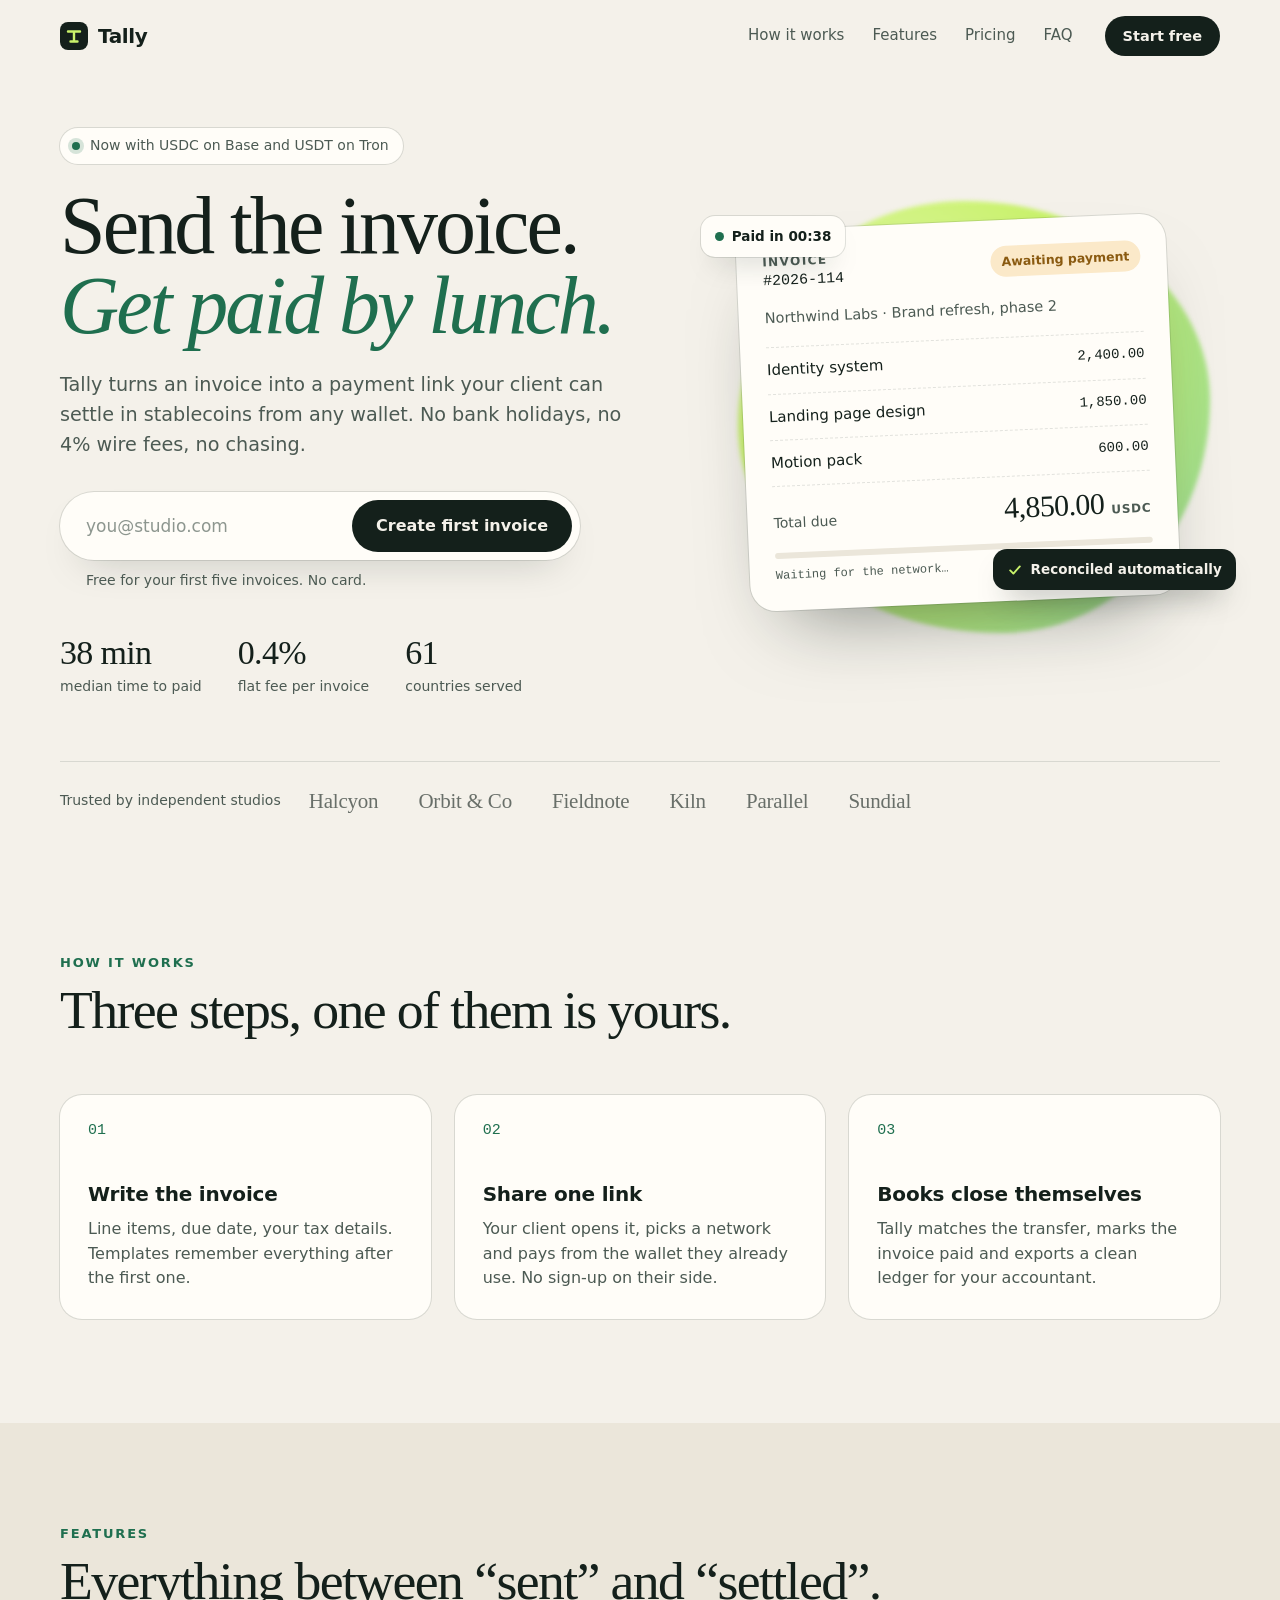
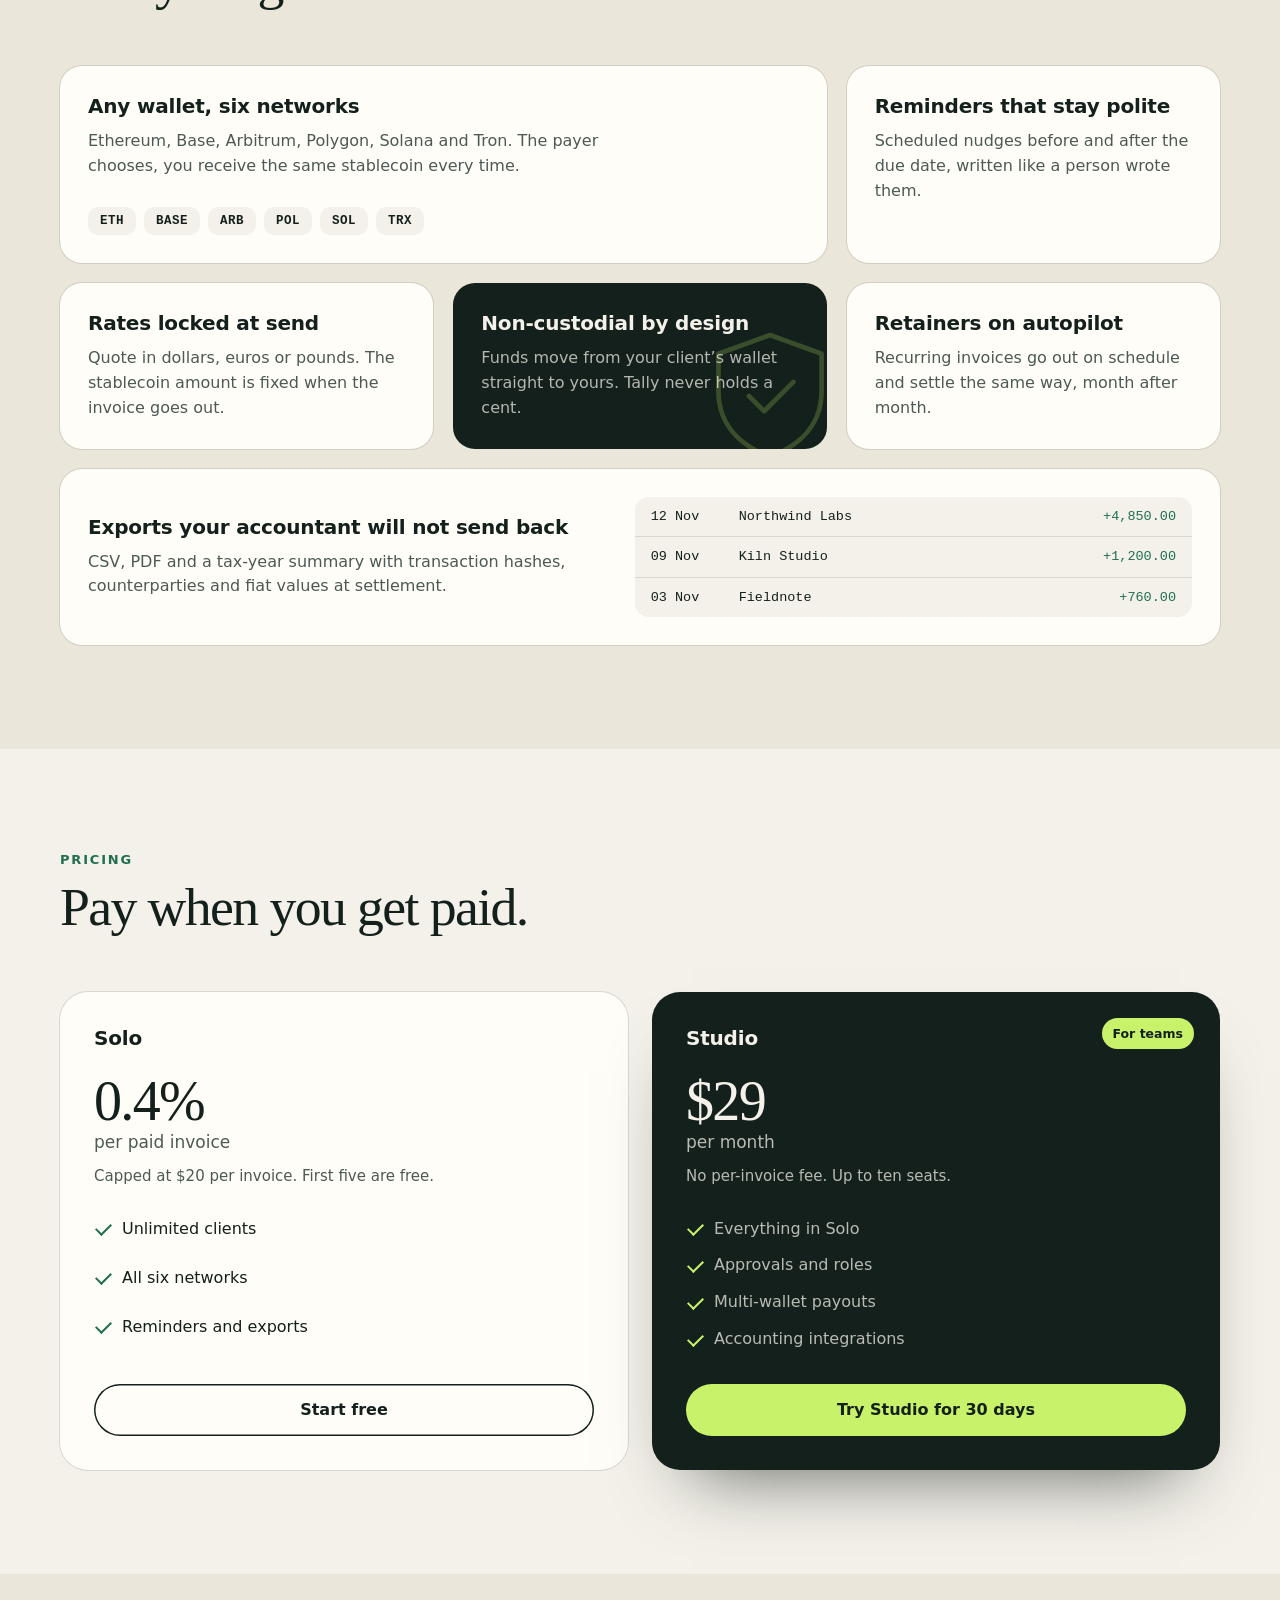
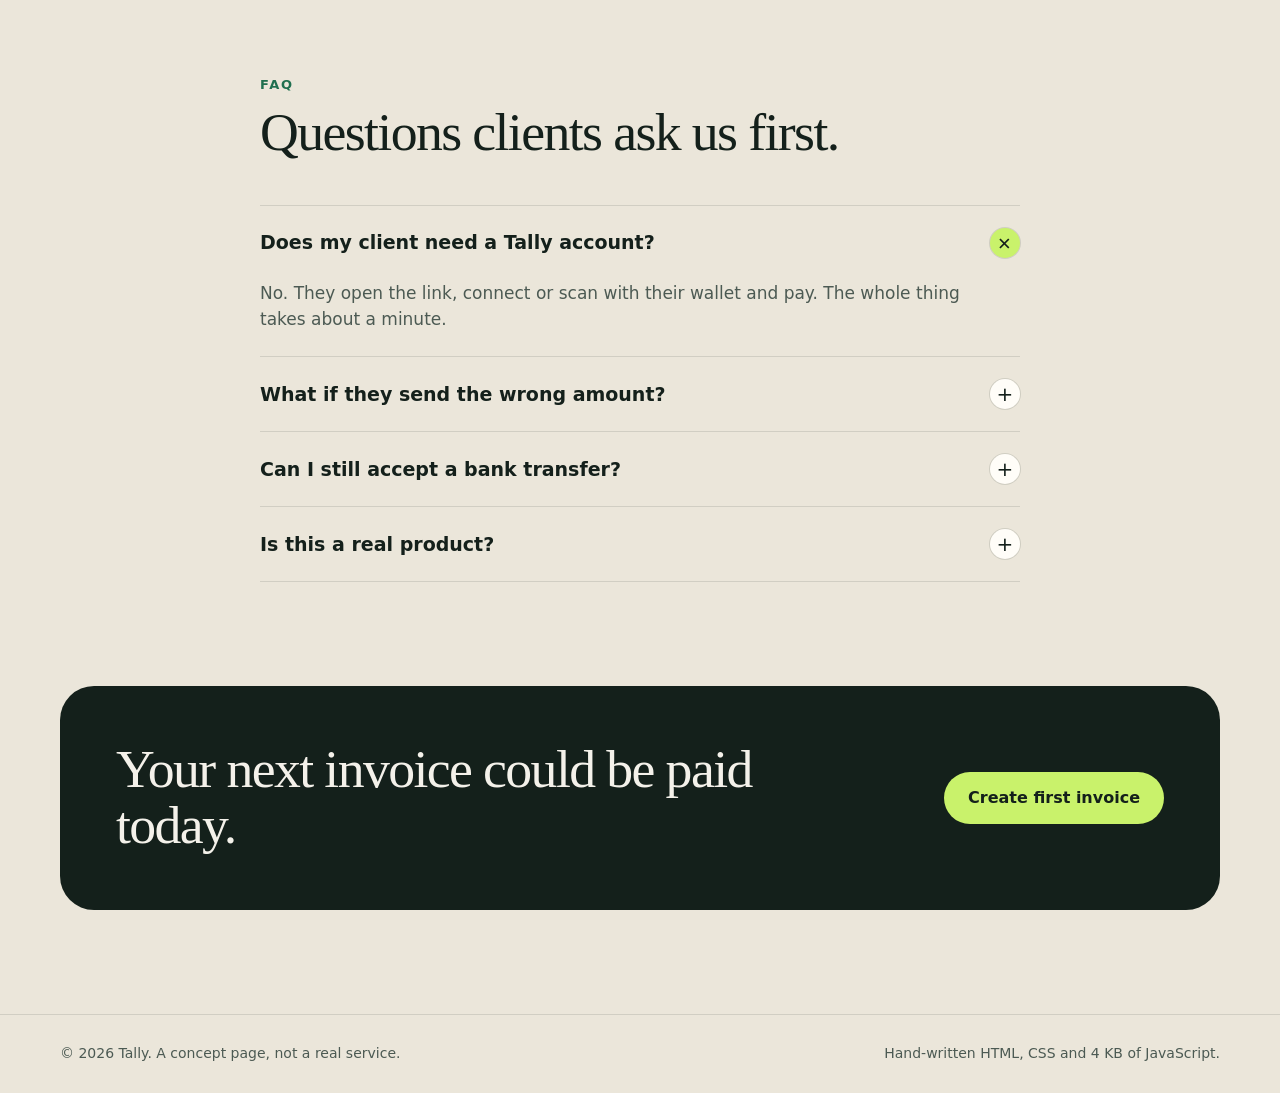
<file: landing/index.html>
<!doctype html>
<html lang="en">
<head>
  <meta charset="utf-8">
  <meta name="viewport" content="width=device-width, initial-scale=1">
  <title>Tally — invoices that settle in stablecoins</title>
  <meta name="description" content="Demo landing page: send an invoice, get paid in USDT or USDC in minutes, keep clean books. Concept product, built as a portfolio piece.">
  <meta name="theme-color" content="#f4f1ea">
  <link rel="stylesheet" href="styles.css">
</head>
<body>
  <a class="skip" href="#main">Skip to content</a>

  <header class="nav" id="nav">
    <div class="wrap nav__in">
      <a class="logo" href="#top" aria-label="Tally home">
        <svg viewBox="0 0 28 28" aria-hidden="true"><rect width="28" height="28" rx="8"/><path d="M8 9.5h12M14 9.5v10M10.5 19.5h7"/></svg>
        Tally
      </a>
      <nav class="nav__links" aria-label="Primary">
        <a href="#how">How it works</a>
        <a href="#features">Features</a>
        <a href="#pricing">Pricing</a>
        <a href="#faq">FAQ</a>
      </nav>
      <a class="btn btn--ink btn--sm" href="#start">Start free</a>
    </div>
  </header>

  <main id="main">
    <section class="hero" id="top">
      <div class="wrap hero__in">
        <div class="hero__copy">
          <p class="eyebrow reveal"><span class="dot"></span> Now with USDC on Base and USDT on Tron</p>
          <h1 class="reveal">Send the invoice.<br><em>Get paid by lunch.</em></h1>
          <p class="lede reveal">Tally turns an invoice into a payment link your client can settle in stablecoins from any wallet. No bank holidays, no 4% wire fees, no chasing.</p>
          <form class="signup reveal" id="start" novalidate>
            <label class="sr" for="email">Work email</label>
            <input id="email" type="email" inputmode="email" placeholder="you@studio.com" autocomplete="email" required>
            <button class="btn btn--ink" type="submit">Create first invoice</button>
            <p class="signup__msg" id="signupMsg" role="status" aria-live="polite">Free for your first five invoices. No card.</p>
          </form>
          <ul class="proof reveal" aria-label="Key numbers">
            <li><strong data-count="38" data-suffix=" min">0</strong><span>median time to paid</span></li>
            <li><strong data-count="0.4" data-decimals="1" data-suffix="%">0</strong><span>flat fee per invoice</span></li>
            <li><strong data-count="61">0</strong><span>countries served</span></li>
          </ul>
        </div>

        <div class="hero__art reveal" aria-hidden="true">
          <div class="glow"></div>
          <article class="invoice">
            <header class="invoice__head">
              <div><span class="invoice__label">Invoice</span><span class="invoice__no">#2026-114</span></div>
              <span class="status" id="status">Awaiting payment</span>
            </header>
            <p class="invoice__to">Northwind Labs · Brand refresh, phase 2</p>
            <ul class="invoice__rows">
              <li><span>Identity system</span><span>2,400.00</span></li>
              <li><span>Landing page design</span><span>1,850.00</span></li>
              <li><span>Motion pack</span><span>600.00</span></li>
            </ul>
            <div class="invoice__total"><span>Total due</span><strong>4,850.00 <small>USDC</small></strong></div>
            <div class="invoice__bar"><span id="bar"></span></div>
            <footer class="invoice__foot"><span id="hash">Waiting for the network…</span><span id="eta">~1 block</span></footer>
          </article>
          <div class="chip chip--a"><svg viewBox="0 0 20 20"><path d="m4 10.5 4 4 8-9"/></svg> Reconciled automatically</div>
          <div class="chip chip--b"><span class="tick"></span> Paid in 00:38</div>
        </div>
      </div>

      <div class="wrap marquee reveal" aria-label="Teams that invoice with Tally">
        <span>Trusted by independent studios</span>
        <ul>
          <li>Halcyon</li><li>Orbit &amp; Co</li><li>Fieldnote</li><li>Kiln</li><li>Parallel</li><li>Sundial</li>
        </ul>
      </div>
    </section>

    <section class="section" id="how">
      <div class="wrap">
        <p class="kicker reveal">How it works</p>
        <h2 class="reveal">Three steps, one of them is yours.</h2>
        <ol class="steps">
          <li class="reveal"><span class="steps__n">01</span><h3>Write the invoice</h3><p>Line items, due date, your tax details. Templates remember everything after the first one.</p></li>
          <li class="reveal"><span class="steps__n">02</span><h3>Share one link</h3><p>Your client opens it, picks a network and pays from the wallet they already use. No sign-up on their side.</p></li>
          <li class="reveal"><span class="steps__n">03</span><h3>Books close themselves</h3><p>Tally matches the transfer, marks the invoice paid and exports a clean ledger for your accountant.</p></li>
        </ol>
      </div>
    </section>

    <section class="section section--tint" id="features">
      <div class="wrap">
        <p class="kicker reveal">Features</p>
        <h2 class="reveal">Everything between “sent” and “settled”.</h2>
        <div class="bento">
          <article class="tile tile--wide reveal">
            <h3>Any wallet, six networks</h3>
            <p>Ethereum, Base, Arbitrum, Polygon, Solana and Tron. The payer chooses, you receive the same stablecoin every time.</p>
            <div class="nets" aria-hidden="true"><span>ETH</span><span>BASE</span><span>ARB</span><span>POL</span><span>SOL</span><span>TRX</span></div>
          </article>
          <article class="tile reveal">
            <h3>Reminders that stay polite</h3>
            <p>Scheduled nudges before and after the due date, written like a person wrote them.</p>
          </article>
          <article class="tile reveal">
            <h3>Rates locked at send</h3>
            <p>Quote in dollars, euros or pounds. The stablecoin amount is fixed when the invoice goes out.</p>
          </article>
          <article class="tile tile--dark reveal">
            <h3>Non-custodial by design</h3>
            <p>Funds move from your client’s wallet straight to yours. Tally never holds a cent.</p>
            <svg class="tile__mark" viewBox="0 0 64 64" aria-hidden="true"><path d="M32 6 54 14v16c0 14-9 23-22 28C19 53 10 44 10 30V14z"/><path d="m23 32 6.5 6.5L42 26"/></svg>
          </article>
          <article class="tile reveal">
            <h3>Retainers on autopilot</h3>
            <p>Recurring invoices go out on schedule and settle the same way, month after month.</p>
          </article>
          <article class="tile tile--full reveal">
            <div>
              <h3>Exports your accountant will not send back</h3>
              <p>CSV, PDF and a tax-year summary with transaction hashes, counterparties and fiat values at settlement.</p>
            </div>
            <div class="ledger" aria-hidden="true">
              <div><span>12 Nov</span><span>Northwind Labs</span><span>+4,850.00</span></div>
              <div><span>09 Nov</span><span>Kiln Studio</span><span>+1,200.00</span></div>
              <div><span>03 Nov</span><span>Fieldnote</span><span>+760.00</span></div>
            </div>
          </article>
        </div>
      </div>
    </section>

    <section class="section" id="pricing">
      <div class="wrap">
        <p class="kicker reveal">Pricing</p>
        <h2 class="reveal">Pay when you get paid.</h2>
        <div class="plans">
          <article class="plan reveal">
            <h3>Solo</h3>
            <p class="plan__price"><strong>0.4%</strong> per paid invoice</p>
            <p class="plan__note">Capped at $20 per invoice. First five are free.</p>
            <ul><li>Unlimited clients</li><li>All six networks</li><li>Reminders and exports</li></ul>
            <a class="btn btn--line" href="#start">Start free</a>
          </article>
          <article class="plan plan--featured reveal">
            <span class="plan__tag">For teams</span>
            <h3>Studio</h3>
            <p class="plan__price"><strong>$29</strong> per month</p>
            <p class="plan__note">No per-invoice fee. Up to ten seats.</p>
            <ul><li>Everything in Solo</li><li>Approvals and roles</li><li>Multi-wallet payouts</li><li>Accounting integrations</li></ul>
            <a class="btn btn--lime" href="#start">Try Studio for 30 days</a>
          </article>
        </div>
      </div>
    </section>

    <section class="section section--tint" id="faq">
      <div class="wrap wrap--narrow">
        <p class="kicker reveal">FAQ</p>
        <h2 class="reveal">Questions clients ask us first.</h2>
        <div class="faq reveal">
          <details open><summary>Does my client need a Tally account?</summary><p>No. They open the link, connect or scan with their wallet and pay. The whole thing takes about a minute.</p></details>
          <details><summary>What if they send the wrong amount?</summary><p>Underpayments keep the invoice open with the balance shown. Overpayments are flagged so you can refund or credit them.</p></details>
          <details><summary>Can I still accept a bank transfer?</summary><p>Yes. Add your bank details as a second option and mark the invoice paid manually when the money lands.</p></details>
          <details><summary>Is this a real product?</summary><p>No. Tally is a concept made for this page, which is a design and front-end portfolio piece.</p></details>
        </div>
      </div>
    </section>

    <section class="cta">
      <div class="wrap cta__in reveal">
        <h2>Your next invoice could be paid today.</h2>
        <a class="btn btn--lime" href="#start">Create first invoice</a>
      </div>
    </section>
  </main>

  <footer class="foot">
    <div class="wrap foot__in">
      <span>© 2026 Tally. A concept page, not a real service.</span>
      <span>Hand-written HTML, CSS and 4 KB of JavaScript.</span>
    </div>
  </footer>

  <script src="script.js" defer></script>
</body>
</html>
</file>
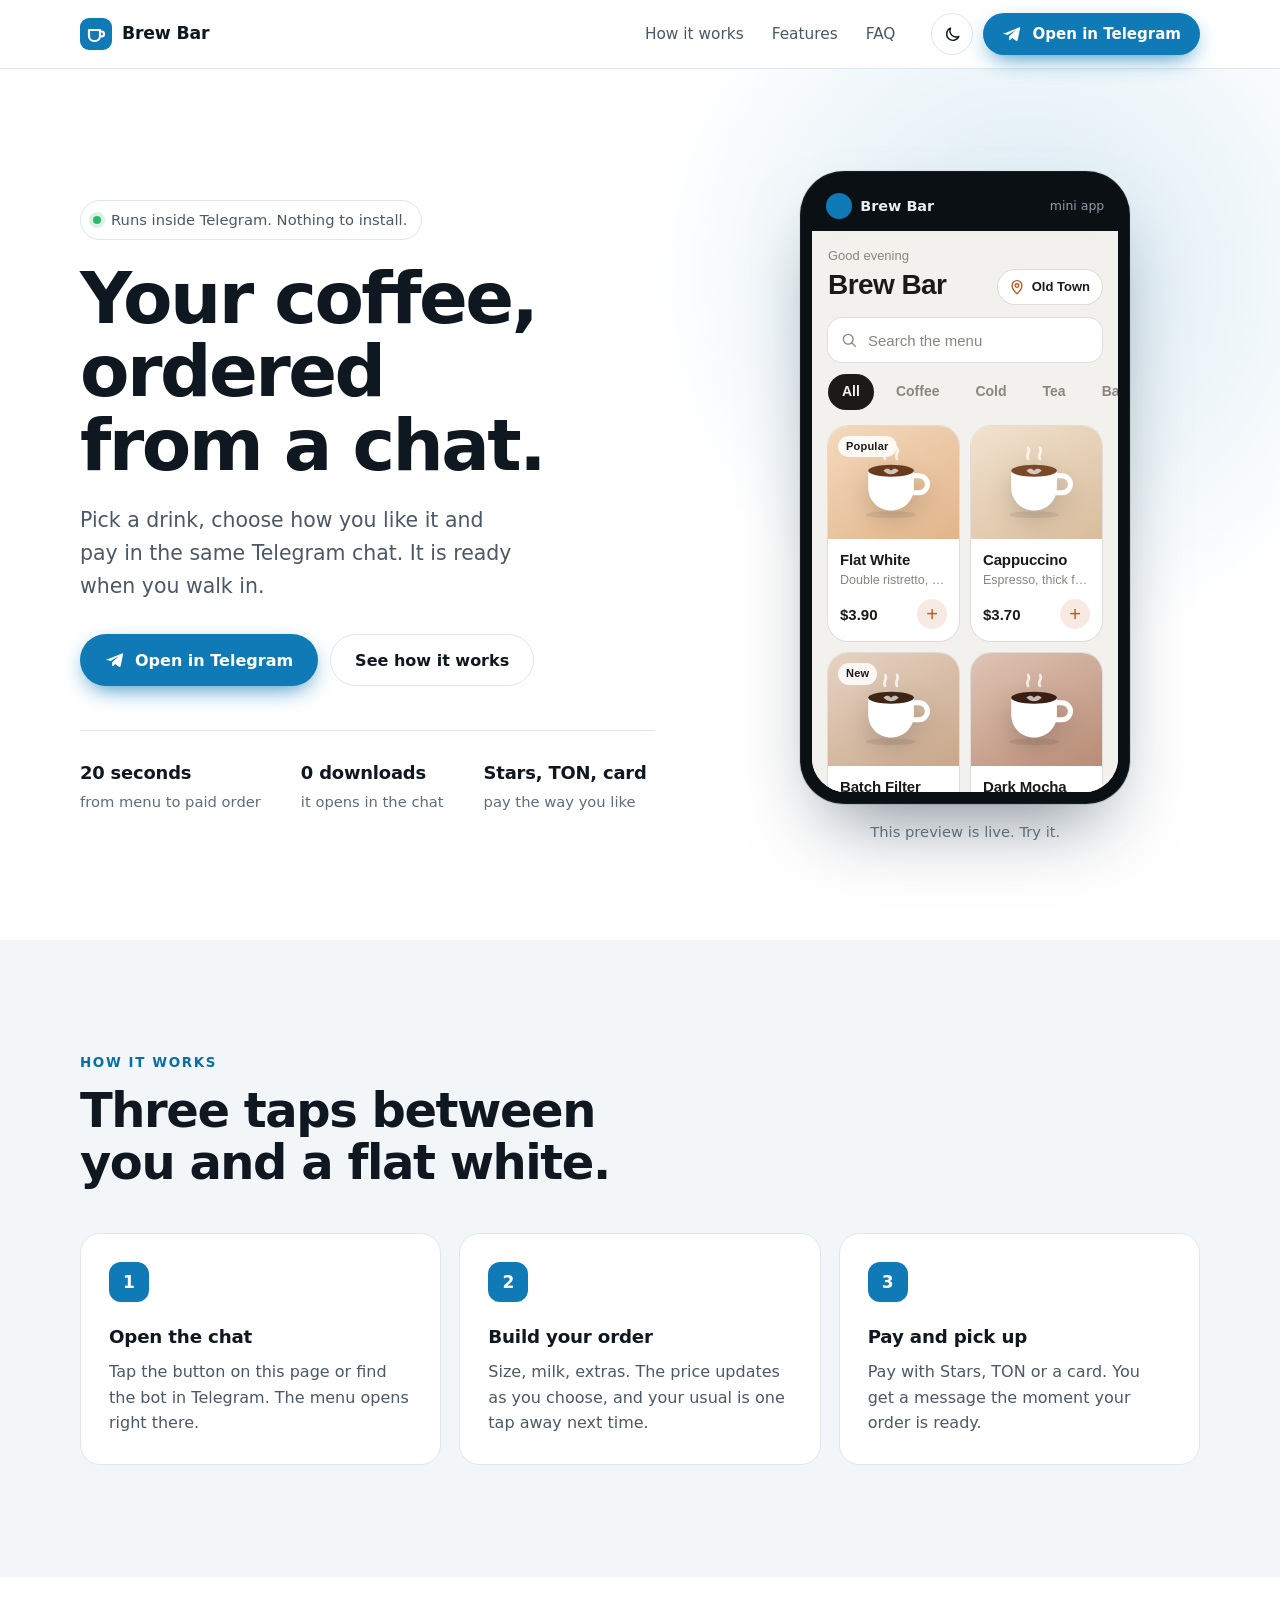
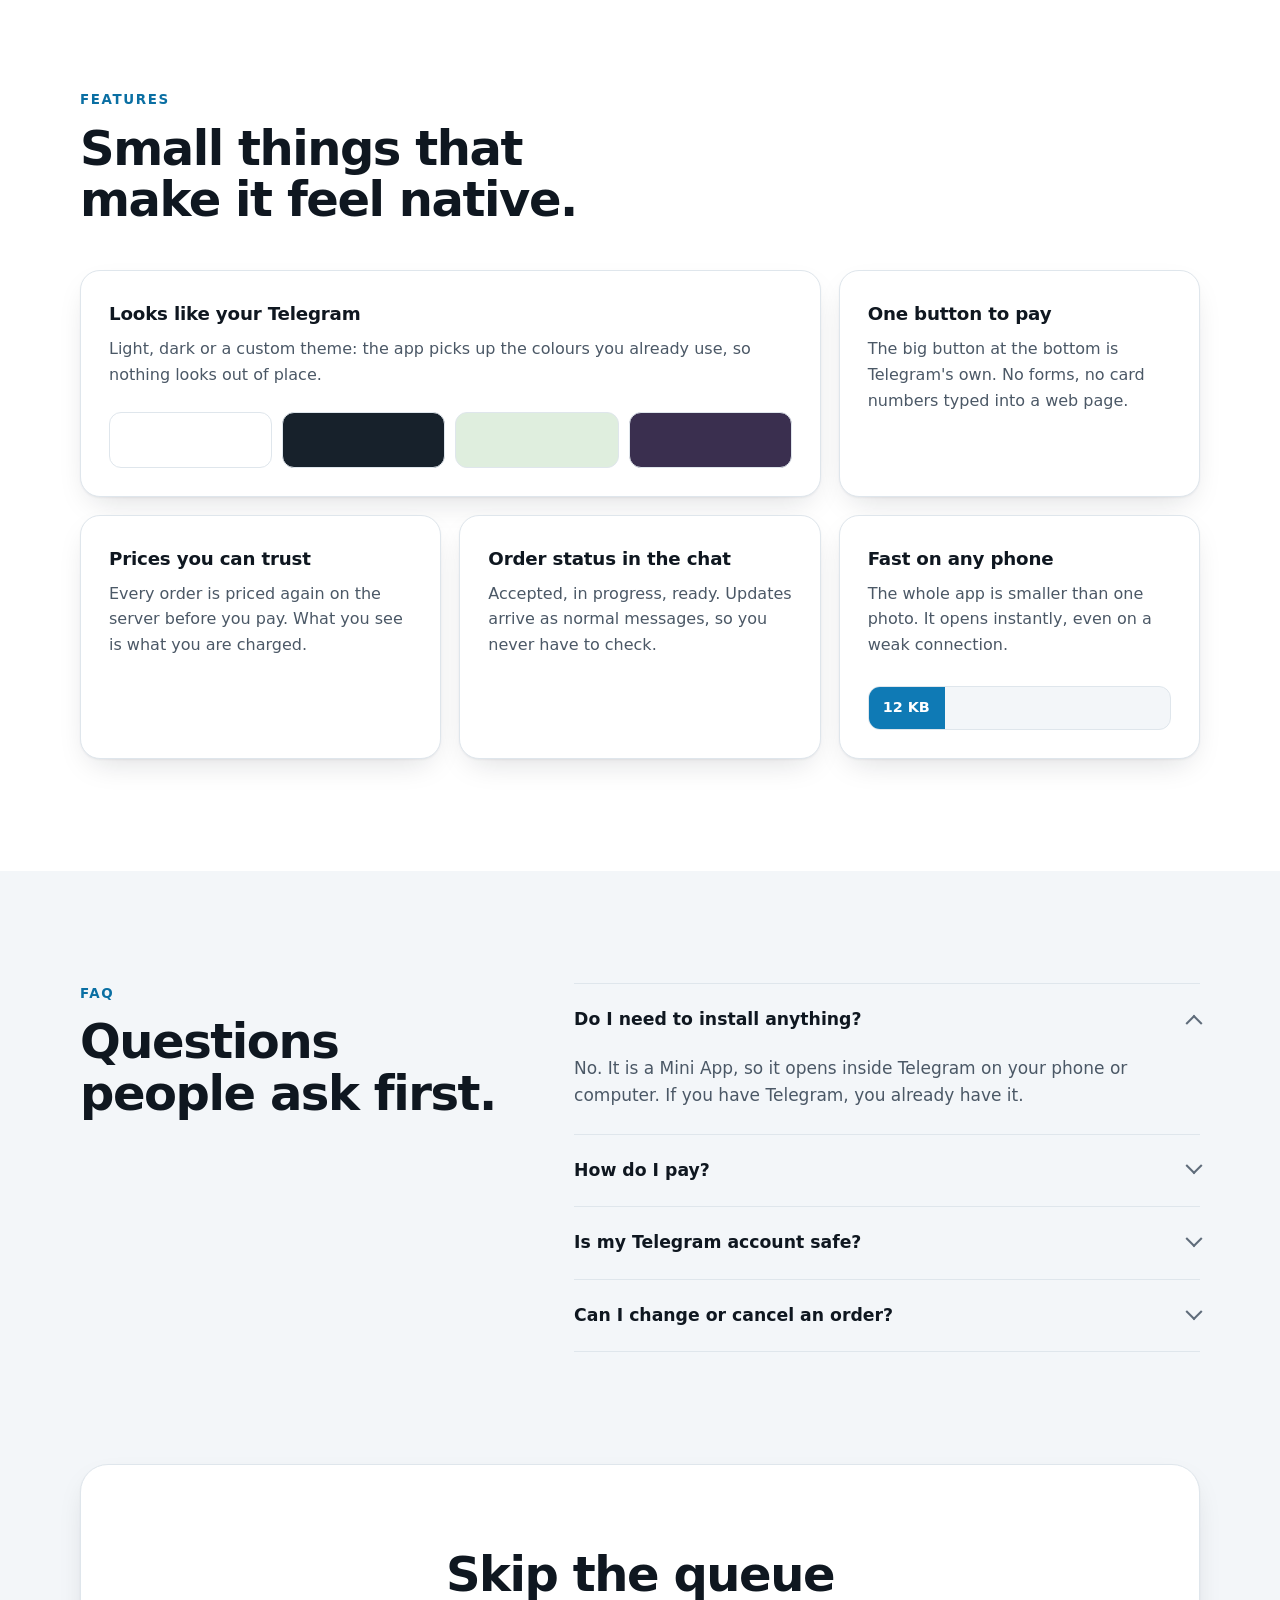
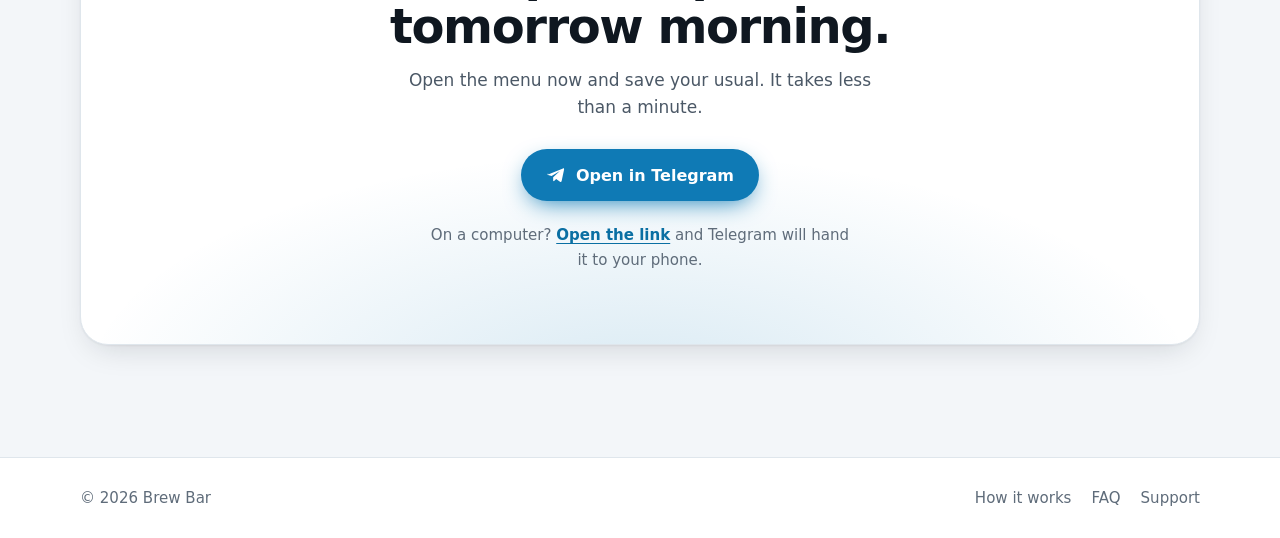
<file: miniapp-landing/index.html>
<!doctype html>
<html lang="en" data-theme="light">
<head>
  <meta charset="utf-8">
  <meta name="viewport" content="width=device-width, initial-scale=1">

  <!-- 1. EDIT: page title, description and share preview -->
  <title>Brew Bar — order coffee ahead, right inside Telegram</title>
  <meta name="description" content="Order and pay for your coffee in a Telegram chat and pick it up when it is ready. No app to install, no account to create.">
  <meta property="og:title" content="Brew Bar — order coffee ahead, right inside Telegram">
  <meta property="og:description" content="Order and pay in a Telegram chat. Pick up when it is ready.">
  <meta property="og:type" content="website">
  <meta name="theme-color" content="#ffffff">
  <link rel="icon" href="data:image/svg+xml,%3Csvg xmlns='http://www.w3.org/2000/svg' viewBox='0 0 32 32'%3E%3Crect width='32' height='32' rx='9' fill='%230f7ab5'/%3E%3Cpath d='M9 12h11v6a5 5 0 0 1-5 5h-1a5 5 0 0 1-5-5zM20 13.5h1.5a2.5 2.5 0 0 1 0 5H20' fill='none' stroke='%23fff' stroke-width='2.2' stroke-linecap='round' stroke-linejoin='round'/%3E%3C/svg%3E">

  <!-- Applies the saved or system theme before the first paint, so the page never flashes. -->
  <script>
    (function () {
      var saved = null;
      try { saved = localStorage.getItem('theme'); } catch (e) {}
      var dark = saved ? saved === 'dark' : matchMedia('(prefers-color-scheme: dark)').matches;
      document.documentElement.dataset.theme = dark ? 'dark' : 'light';
    })();
  </script>
  <link rel="stylesheet" href="styles.css">
</head>
<body>
  <a class="skip" href="#main">Skip to content</a>

  <header class="top">
    <div class="wrap top__in">
      <!-- 2. EDIT: logo mark and name -->
      <a class="brand" href="#top" aria-label="Brew Bar, home">
        <svg viewBox="0 0 32 32" aria-hidden="true"><rect width="32" height="32" rx="9"/><path d="M9 12h11v6a5 5 0 0 1-5 5h-1a5 5 0 0 1-5-5zM20 13.5h1.5a2.5 2.5 0 0 1 0 5H20"/></svg>
        Brew Bar
      </a>
      <nav class="top__nav" aria-label="Main">
        <a href="#how">How it works</a>
        <a href="#features">Features</a>
        <a href="#faq">FAQ</a>
      </nav>
      <div class="top__tools">
        <button class="theme" id="theme" type="button" aria-label="Switch theme">
          <svg class="theme__moon" viewBox="0 0 24 24" aria-hidden="true"><path d="M20 14.5A8 8 0 0 1 9.5 4a8 8 0 1 0 10.5 10.5Z"/></svg>
          <svg class="theme__sun" viewBox="0 0 24 24" aria-hidden="true"><circle cx="12" cy="12" r="4"/><path d="M12 2.5v2.2M12 19.3v2.2M2.5 12h2.2M19.3 12h2.2M5.3 5.3l1.6 1.6M17.1 17.1l1.6 1.6M18.7 5.3l-1.6 1.6M6.9 17.1l-1.6 1.6"/></svg>
        </button>
        <!-- 3. EDIT: every link with class "open" is your Mini App link. See README for the formats. -->
        <a class="btn btn--tg btn--sm open" href="https://t.me/your_bot/app">
          <svg viewBox="0 0 24 24" aria-hidden="true"><path d="M2.6 11.3 20.4 4.1c.8-.3 1.5.4 1.3 1.2l-3 14.2c-.2.9-1.2 1.2-1.9.7l-4.6-3.4-2.5 2.4c-.4.4-1.1.1-1.1-.5v-4.1l8.1-7.4-10 6.1-4.2-1.3c-.9-.3-.9-1.4.1-1.7Z"/></svg>
          Open in Telegram
        </a>
      </div>
    </div>
  </header>

  <main id="main">
    <section class="hero" id="top">
      <div class="wrap hero__in">
        <div class="hero__copy">
          <p class="pill"><span></span> Runs inside Telegram. Nothing to install.</p>
          <h1>Your coffee, ordered from a chat.</h1>
          <p class="lede">Pick a drink, choose how you like it and pay in the same Telegram chat. It is ready when you walk in.</p>
          <div class="cta">
            <a class="btn btn--tg open" href="https://t.me/your_bot/app">
              <svg viewBox="0 0 24 24" aria-hidden="true"><path d="M2.6 11.3 20.4 4.1c.8-.3 1.5.4 1.3 1.2l-3 14.2c-.2.9-1.2 1.2-1.9.7l-4.6-3.4-2.5 2.4c-.4.4-1.1.1-1.1-.5v-4.1l8.1-7.4-10 6.1-4.2-1.3c-.9-.3-.9-1.4.1-1.7Z"/></svg>
              Open in Telegram
            </a>
            <a class="btn btn--ghost" href="#how">See how it works</a>
          </div>
          <!-- 4. EDIT or delete: three short proof points -->
          <ul class="proof">
            <li><strong>20 seconds</strong><span>from menu to paid order</span></li>
            <li><strong>0 downloads</strong><span>it opens in the chat</span></li>
            <li><strong>Stars, TON, card</strong><span>pay the way you like</span></li>
          </ul>
        </div>

        <!-- 5. EDIT: the phone shows your Mini App live. Put its https address in src,
             or replace the iframe with <img src="screenshot.png" alt="..."> -->
        <div class="hero__show">
          <div class="phone">
            <div class="phone__bar"><i></i><b>Brew Bar</b><span>mini app</span></div>
            <iframe class="phone__view" src="../brew-bar/" title="Brew Bar mini app, live preview" loading="lazy"></iframe>
          </div>
          <p class="hero__hint">This preview is live. Try it.</p>
        </div>
      </div>
    </section>

    <section class="band" id="how">
      <div class="wrap">
        <p class="label">How it works</p>
        <h2>Three taps between you and a flat white.</h2>
        <ol class="steps">
          <li><i>1</i><h3>Open the chat</h3><p>Tap the button on this page or find the bot in Telegram. The menu opens right there.</p></li>
          <li><i>2</i><h3>Build your order</h3><p>Size, milk, extras. The price updates as you choose, and your usual is one tap away next time.</p></li>
          <li><i>3</i><h3>Pay and pick up</h3><p>Pay with Stars, TON or a card. You get a message the moment your order is ready.</p></li>
        </ol>
      </div>
    </section>

    <section id="features">
      <div class="wrap">
        <p class="label">Features</p>
        <h2>Small things that make it feel native.</h2>
        <div class="grid">
          <article class="card card--wide">
            <h3>Looks like your Telegram</h3>
            <p>Light, dark or a custom theme: the app picks up the colours you already use, so nothing looks out of place.</p>
            <div class="swatches" aria-hidden="true"><span></span><span></span><span></span><span></span></div>
          </article>
          <article class="card">
            <h3>One button to pay</h3>
            <p>The big button at the bottom is Telegram's own. No forms, no card numbers typed into a web page.</p>
          </article>
          <article class="card">
            <h3>Prices you can trust</h3>
            <p>Every order is priced again on the server before you pay. What you see is what you are charged.</p>
          </article>
          <article class="card">
            <h3>Order status in the chat</h3>
            <p>Accepted, in progress, ready. Updates arrive as normal messages, so you never have to check.</p>
          </article>
          <article class="card">
            <h3>Fast on any phone</h3>
            <p>The whole app is smaller than one photo. It opens instantly, even on a weak connection.</p>
            <div class="meter" aria-hidden="true"><span style="--w:8%"><b>12 KB</b></span></div>
          </article>
        </div>
      </div>
    </section>

    <section class="band" id="faq">
      <div class="wrap faq">
        <div>
          <p class="label">FAQ</p>
          <h2>Questions people ask first.</h2>
        </div>
        <div class="faq__list">
          <details open><summary>Do I need to install anything?</summary><p>No. It is a Mini App, so it opens inside Telegram on your phone or computer. If you have Telegram, you already have it.</p></details>
          <details><summary>How do I pay?</summary><p>With Telegram Stars, TON, or a card through Telegram's payment screen. You can also choose to pay at pickup.</p></details>
          <details><summary>Is my Telegram account safe?</summary><p>The app never sees your phone number or your messages. Telegram only shares your name and a signed proof that the request really comes from you.</p></details>
          <details><summary>Can I change or cancel an order?</summary><p>Yes, until it is marked "in progress". Reply to the order message in the chat and it is done.</p></details>
        </div>
      </div>
    </section>

    <section class="final">
      <div class="wrap">
        <div class="final__card">
          <h2>Skip the queue tomorrow morning.</h2>
          <p>Open the menu now and save your usual. It takes less than a minute.</p>
          <a class="btn btn--tg open" href="https://t.me/your_bot/app">
            <svg viewBox="0 0 24 24" aria-hidden="true"><path d="M2.6 11.3 20.4 4.1c.8-.3 1.5.4 1.3 1.2l-3 14.2c-.2.9-1.2 1.2-1.9.7l-4.6-3.4-2.5 2.4c-.4.4-1.1.1-1.1-.5v-4.1l8.1-7.4-10 6.1-4.2-1.3c-.9-.3-.9-1.4.1-1.7Z"/></svg>
            Open in Telegram
          </a>
          <p class="final__alt">On a computer? <a class="open" href="https://t.me/your_bot/app">Open the link</a> and Telegram will hand it to your phone.</p>
        </div>
      </div>
    </section>
  </main>

  <footer class="foot">
    <div class="wrap foot__in">
      <span>&copy; 2026 Brew Bar</span>
      <nav aria-label="Footer"><a href="#how">How it works</a><a href="#faq">FAQ</a><a href="https://t.me/your_support">Support</a></nav>
    </div>
  </footer>

  <script src="script.js"></script>
</body>
</html>
</file>
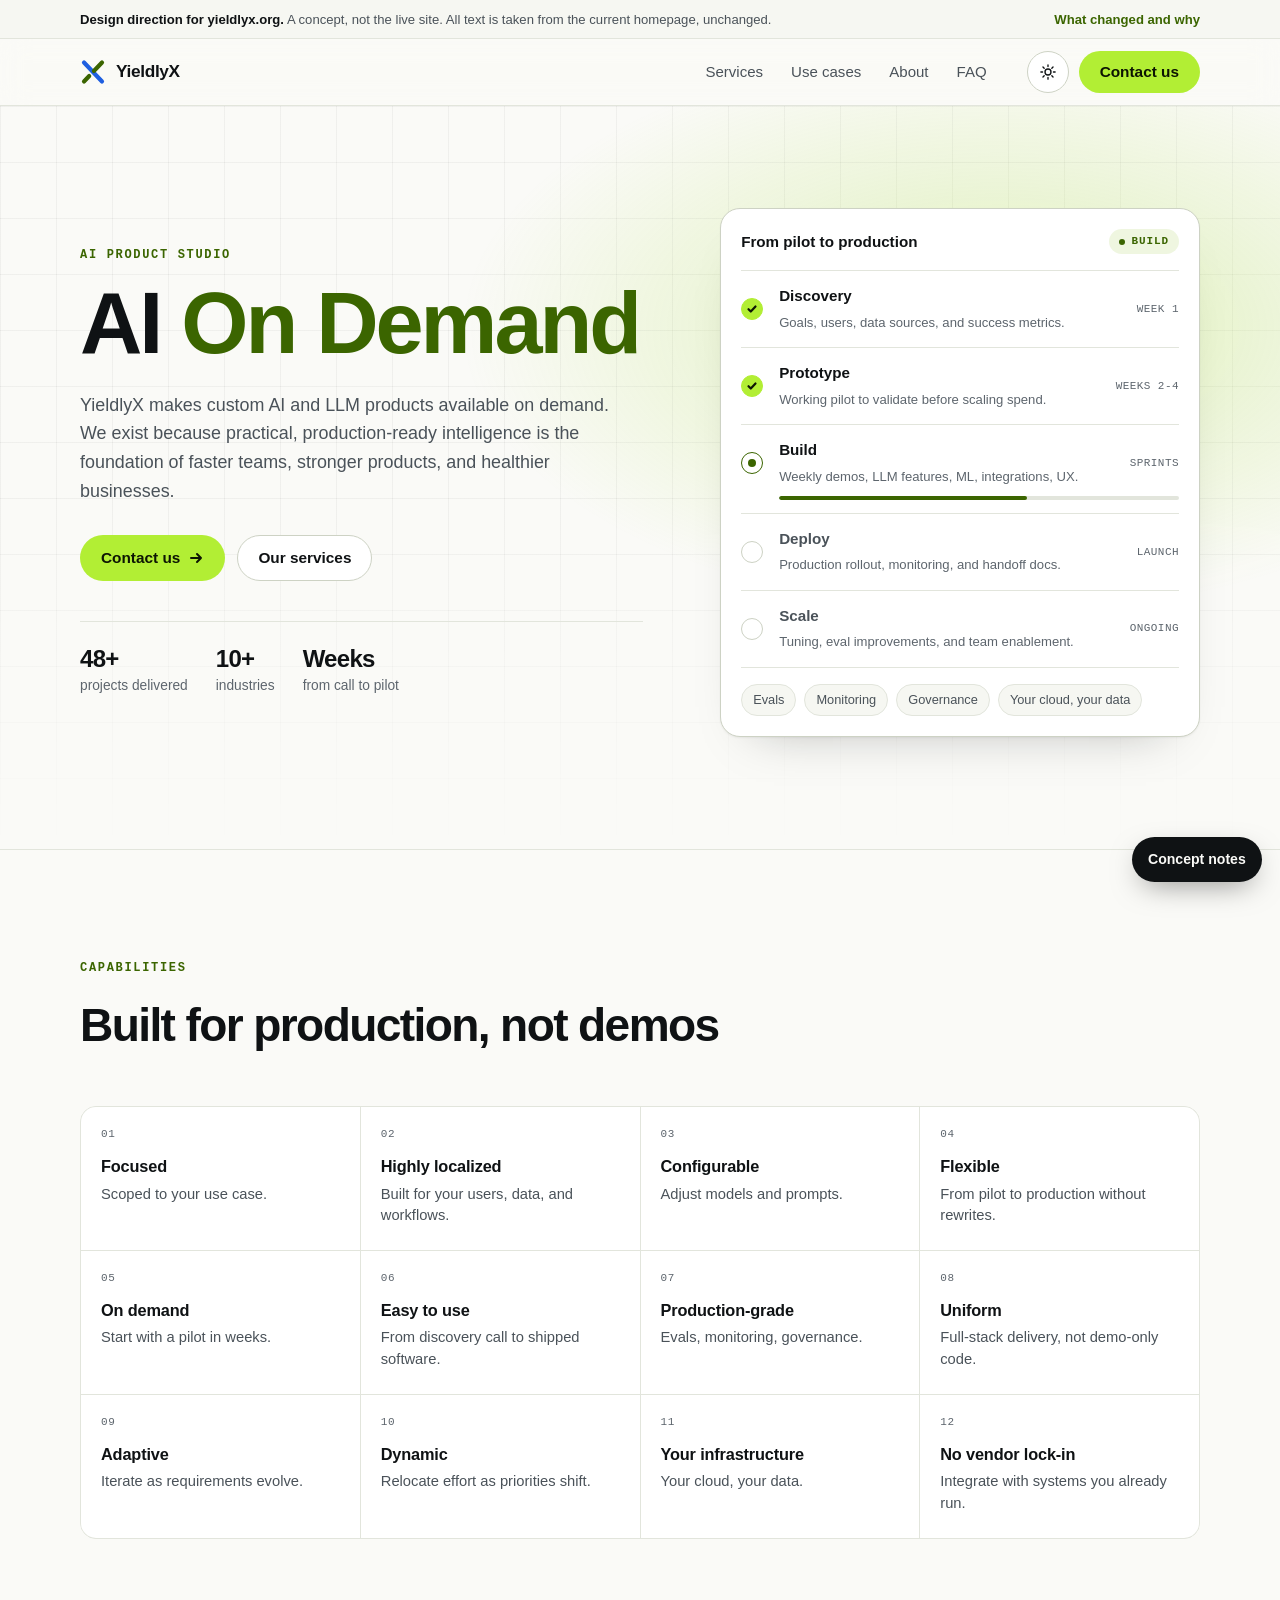
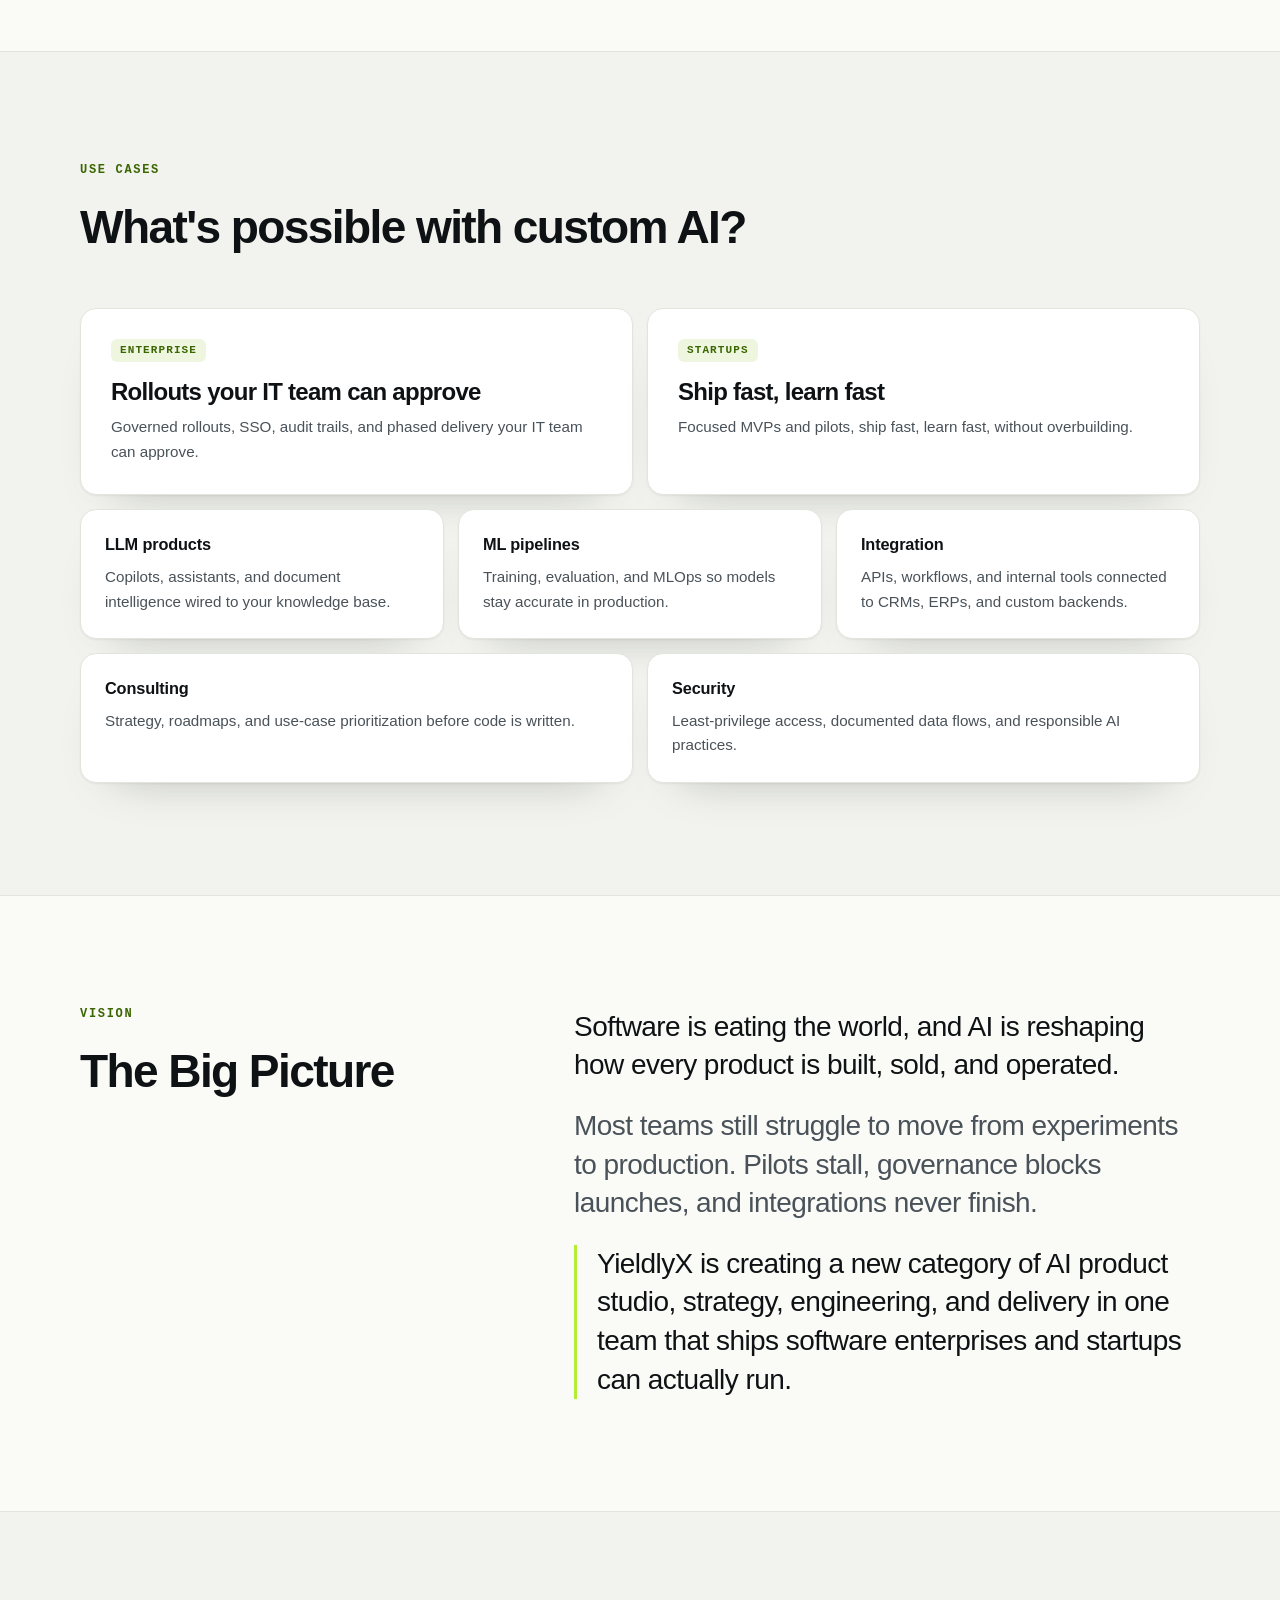
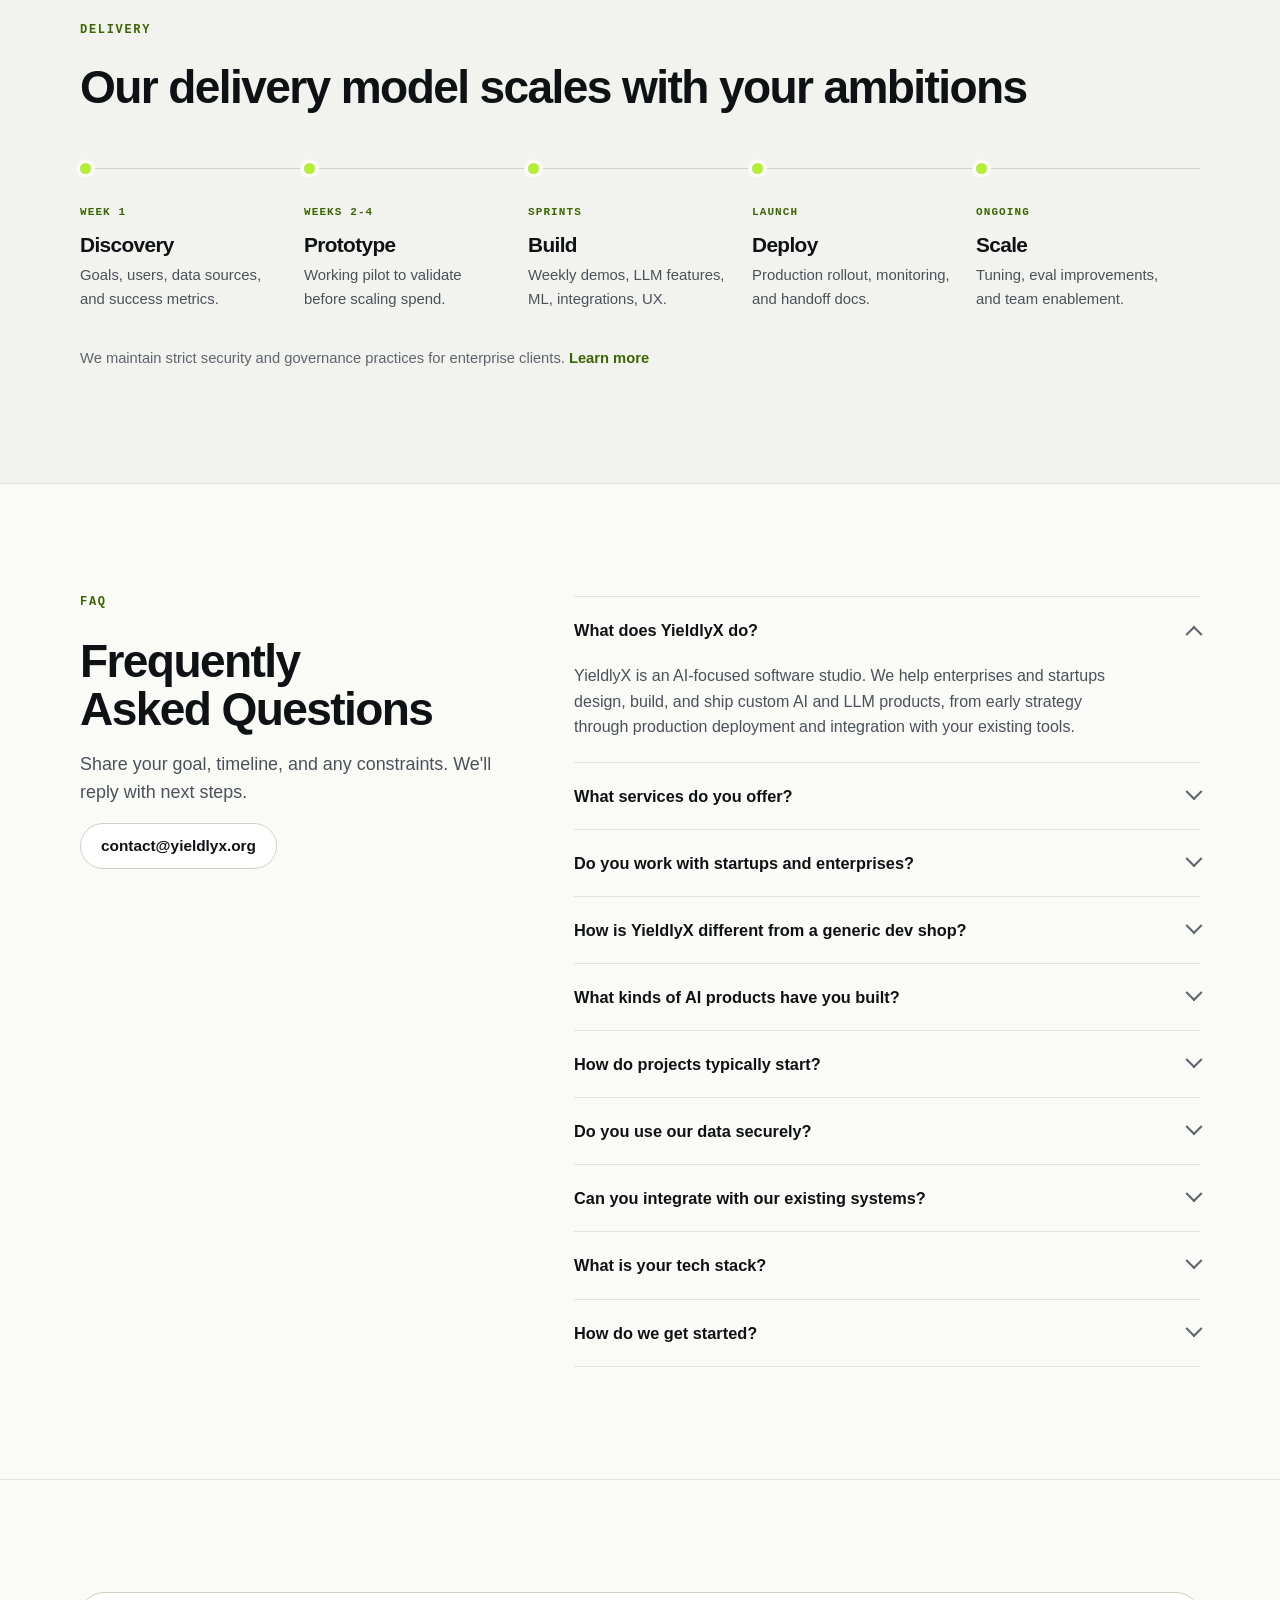
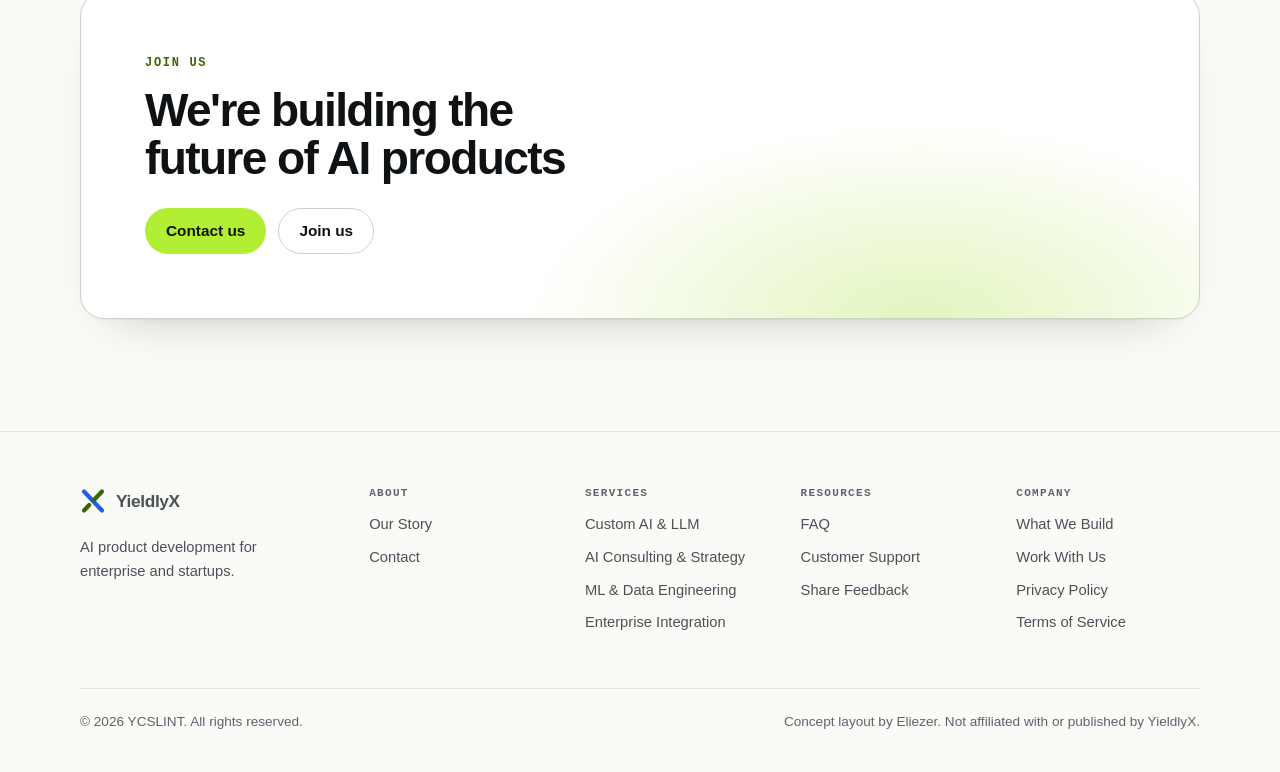
<file: concepts/yieldlyx/index.html>
<!doctype html>
<html lang="en" data-theme="dark">
<head>
<meta charset="utf-8">
<meta name="viewport" content="width=device-width, initial-scale=1">
<meta name="robots" content="noindex, nofollow">
<link rel="icon" href="data:image/svg+xml,%3Csvg xmlns='http://www.w3.org/2000/svg' viewBox='0 0 26 26'%3E%3Cpath d='M4 3.5 22 22.5' stroke='%235b93ff' stroke-width='4.2' stroke-linecap='round'/%3E%3Cpath d='M22 3.5 13.9 12M4 22.5l5.2-5.5' stroke='%23b7f13d' stroke-width='4.2' stroke-linecap='round'/%3E%3C/svg%3E">
<title>YieldlyX: homepage direction (concept)</title>
<meta name="description" content="A design direction for the YieldlyX homepage: dark and light themes from one token set, no flash on load, under 60 KB.">
<script>
/* Runs before first paint: saved choice first, then the system preference. No flash on load. */
(function () {
  var theme = 'dark';
  try {
    var saved = localStorage.getItem('yx-theme');
    theme = saved === 'light' || saved === 'dark' ? saved : (matchMedia('(prefers-color-scheme: light)').matches ? 'light' : 'dark');
  } catch (e) {}
  document.documentElement.dataset.theme = theme;
})();
</script>
<style>
/* ---------- tokens: every colour on the page comes from here ---------- */
:root {
  color-scheme: dark;
  --bg: #08090a;
  --bg-soft: #0c0e10;
  --surface: #111417;
  --surface-2: #161a1e;
  --line: #1f2429;
  --line-strong: #2d343b;
  --text: #f3f5f6;
  --muted: #a3abb3;
  --faint: #8b939c;
  --accent: #b7f13d;
  --accent-ink: #0d1503;
  --accent-text: #b7f13d;
  --accent-wash: rgba(183, 241, 61, .10);
  --blue: #5b93ff;
  --glow: rgba(183, 241, 61, .16);
  --grid: rgba(255, 255, 255, .035);
  --shadow: 0 1px 0 rgba(255, 255, 255, .05) inset, 0 30px 60px -40px rgba(0, 0, 0, .9);
  --radius: 16px;
  --radius-sm: 10px;
  --wrap: 1120px;
  --sans: "Segoe UI Variable Text", "Segoe UI", -apple-system, BlinkMacSystemFont, "Inter", Roboto, "Helvetica Neue", Arial, sans-serif;
  --display: "Segoe UI Variable Display", "Segoe UI", -apple-system, BlinkMacSystemFont, "Inter", Roboto, "Helvetica Neue", Arial, sans-serif;
  --mono: ui-monospace, "Cascadia Mono", "SF Mono", Menlo, Consolas, monospace;
}
:root[data-theme="light"] {
  color-scheme: light;
  --bg: #fafaf7;
  --bg-soft: #f2f3ee;
  --surface: #ffffff;
  --surface-2: #f6f7f2;
  --line: #e2e5dc;
  --line-strong: #cdd2c4;
  --text: #0f1214;
  --muted: #4a5259;
  --faint: #5d656d;
  --accent: #b2ee34;
  --accent-ink: #0d1503;
  --accent-text: #3b6500;
  --accent-wash: rgba(120, 180, 0, .12);
  --blue: #1f5fe0;
  --glow: rgba(160, 220, 40, .30);
  --grid: rgba(15, 18, 20, .045);
  --shadow: 0 1px 2px rgba(15, 18, 20, .05), 0 24px 50px -36px rgba(15, 18, 20, .35);
}

/* ---------- base ---------- */
*, *::before, *::after { box-sizing: border-box; }
html { -webkit-text-size-adjust: 100%; scroll-behavior: smooth; scroll-padding-top: 84px; }
body { margin: 0; background: var(--bg); color: var(--text); font: 400 16px/1.6 var(--sans); -webkit-font-smoothing: antialiased; text-rendering: optimizeLegibility; }
h1, h2, h3, p, ul, ol, dl, dd, figure { margin: 0; padding: 0; }
ul, ol { list-style: none; }
a { color: inherit; text-decoration: none; }
button { font: inherit; color: inherit; }
:focus-visible { outline: 2px solid var(--accent-text); outline-offset: 3px; border-radius: 6px; }
.wrap { width: min(100% - 40px, var(--wrap)); margin-inline: auto; }
.skip { position: absolute; left: -999px; top: 8px; background: var(--accent); color: var(--accent-ink); padding: 8px 14px; border-radius: 8px; z-index: 50; }
.skip:focus { left: 12px; }
.eyebrow { font: 600 12px/1 var(--mono); letter-spacing: .14em; text-transform: uppercase; color: var(--accent-text); }
h1, h2 { font-family: var(--display); font-weight: 650; letter-spacing: -.035em; line-height: 1.04; text-wrap: balance; }
h2 { font-size: clamp(1.9rem, 3.6vw, 2.9rem); margin-top: 14px; }
h3 { font: 600 1.02rem/1.3 var(--sans); letter-spacing: -.01em; }
.lede { color: var(--muted); font-size: clamp(1.02rem, 1.4vw, 1.16rem); max-width: 56ch; }
section { padding: clamp(64px, 9vw, 112px) 0; border-top: 1px solid var(--line); }
.btn { display: inline-flex; align-items: center; gap: 8px; height: 46px; padding: 0 20px; border-radius: 999px; font-weight: 600; font-size: .96rem; border: 1px solid transparent; cursor: pointer; transition: transform .15s ease, background-color .15s ease, border-color .15s ease; }
.btn:hover { transform: translateY(-1px); }
.btn-primary { background: var(--accent); color: var(--accent-ink); }
.btn-ghost { border-color: var(--line-strong); background: var(--surface); }
.btn-ghost:hover { border-color: var(--faint); }
.btn svg { width: 16px; height: 16px; }

/* ---------- concept ribbon ---------- */
.ribbon { background: var(--surface-2); border-bottom: 1px solid var(--line); font-size: .82rem; color: var(--muted); }
.ribbon .wrap { display: flex; gap: 12px; justify-content: space-between; align-items: center; min-height: 38px; flex-wrap: wrap; padding-block: 6px; }
.ribbon b { color: var(--text); font-weight: 600; }
.ribbon a { color: var(--accent-text); font-weight: 600; white-space: nowrap; }

/* ---------- header ---------- */
header { position: sticky; top: 0; z-index: 20; background: color-mix(in srgb, var(--bg) 82%, transparent); backdrop-filter: saturate(160%) blur(14px); -webkit-backdrop-filter: saturate(160%) blur(14px); border-bottom: 1px solid var(--line); }
.bar { display: flex; align-items: center; gap: 28px; height: 66px; }
.logo { display: inline-flex; align-items: center; gap: 10px; font: 650 1.08rem/1 var(--display); letter-spacing: -.02em; }
.logo svg { width: 26px; height: 26px; }
nav.main { display: flex; gap: 4px; margin-left: auto; }
nav.main a { padding: 8px 12px; border-radius: 8px; color: var(--muted); font-size: .94rem; font-weight: 500; }
nav.main a:hover { color: var(--text); background: var(--surface); }
.tools { display: flex; align-items: center; gap: 10px; }
.theme { width: 42px; height: 42px; border-radius: 999px; border: 1px solid var(--line-strong); background: var(--surface); display: grid; place-items: center; cursor: pointer; }
.theme svg { width: 18px; height: 18px; }
.theme .sun { display: none; }
:root[data-theme="light"] .theme .sun { display: block; }
:root[data-theme="light"] .theme .moon { display: none; }
.bar .btn { height: 42px; }

/* ---------- hero ---------- */
.hero { border-top: 0; padding-top: clamp(56px, 8vw, 104px); position: relative; overflow: hidden; }
.hero::before { content: ""; position: absolute; inset: 0; background:
    radial-gradient(60% 55% at 78% 30%, var(--glow), transparent 70%),
    linear-gradient(var(--grid) 1px, transparent 1px) 0 0 / 100% 56px,
    linear-gradient(90deg, var(--grid) 1px, transparent 1px) 0 0 / 56px 100%;
  -webkit-mask-image: linear-gradient(#000 55%, transparent); mask-image: linear-gradient(#000 55%, transparent); pointer-events: none; }
.hero .wrap { position: relative; display: grid; grid-template-columns: 1.08fr .92fr; gap: clamp(32px, 6vw, 80px); align-items: center; }
h1 { font-size: clamp(3rem, 7.2vw, 5.4rem); margin: 18px 0 22px; }
h1 em { font-style: normal; color: var(--accent-text); }
.cta { display: flex; gap: 12px; flex-wrap: wrap; margin-top: 30px; }
.proof { display: flex; gap: 28px; flex-wrap: wrap; margin-top: 40px; padding-top: 24px; border-top: 1px solid var(--line); }
.proof div { display: grid; gap: 2px; }
.proof strong { font: 650 1.5rem/1.1 var(--display); letter-spacing: -.03em; }
.proof span { color: var(--faint); font-size: .86rem; }

/* delivery board: the hero visual, built from the studio's own delivery model */
.board { background: var(--surface); border: 1px solid var(--line-strong); border-radius: 20px; box-shadow: var(--shadow); padding: 20px; }
.board-head { display: flex; justify-content: space-between; align-items: center; padding-bottom: 16px; border-bottom: 1px solid var(--line); }
.board-head b { font-weight: 600; font-size: .95rem; }
.pill { display: inline-flex; align-items: center; gap: 7px; font: 600 11px/1 var(--mono); letter-spacing: .08em; text-transform: uppercase; color: var(--accent-text); background: var(--accent-wash); padding: 7px 10px; border-radius: 999px; }
.pill i { width: 6px; height: 6px; border-radius: 50%; background: currentColor; animation: pulse 2s ease-in-out infinite; }
@keyframes pulse { 50% { opacity: .35; } }
.steps { display: grid; }
.steps li { display: grid; grid-template-columns: 26px 1fr auto; gap: 12px; align-items: center; padding: 13px 0; border-bottom: 1px solid var(--line); }
.steps li:last-child { border-bottom: 0; }
.dot { width: 22px; height: 22px; border-radius: 50%; border: 1.5px solid var(--line-strong); display: grid; place-items: center; }
.done .dot { background: var(--accent); border-color: var(--accent); color: var(--accent-ink); }
.done .dot svg { width: 12px; height: 12px; }
.now .dot { border-color: var(--accent-text); }
.now .dot::after { content: ""; width: 8px; height: 8px; border-radius: 50%; background: var(--accent-text); }
.steps b { font-weight: 600; font-size: .95rem; display: block; }
.steps small { color: var(--faint); font-size: .82rem; }
.steps time { font: 500 11px/1 var(--mono); color: var(--faint); letter-spacing: .04em; text-transform: uppercase; }
.todo b { color: var(--muted); }
.meter { grid-column: 2 / -1; height: 4px; border-radius: 4px; background: var(--line); overflow: hidden; margin-top: -4px; }
.meter i { display: block; width: 62%; height: 100%; background: var(--accent-text); border-radius: 4px; }
.chips { display: flex; gap: 8px; flex-wrap: wrap; padding-top: 16px; border-top: 1px solid var(--line); }
.chips span { font-size: .8rem; color: var(--muted); border: 1px solid var(--line); background: var(--surface-2); border-radius: 999px; padding: 5px 11px; }

/* ---------- capabilities ---------- */
.head { display: grid; gap: 14px; margin-bottom: clamp(32px, 5vw, 56px); }
.caps { display: grid; grid-template-columns: repeat(4, 1fr); border: 1px solid var(--line); border-radius: var(--radius); overflow: hidden; background: var(--line); gap: 1px; }
.caps li { background: var(--surface); padding: 22px 20px 24px; display: grid; gap: 6px; align-content: start; transition: background-color .15s ease; }
.caps li:hover { background: var(--surface-2); }
.caps i { font: 500 11px/1 var(--mono); color: var(--faint); font-style: normal; letter-spacing: .06em; margin-bottom: 10px; }
.caps p { color: var(--muted); font-size: .92rem; line-height: 1.45; }

/* ---------- use cases ---------- */
.soft { background: var(--bg-soft); }
.cases { display: grid; grid-template-columns: repeat(6, 1fr); gap: 14px; }
.case { grid-column: span 2; background: var(--surface); border: 1px solid var(--line); border-radius: var(--radius); padding: 24px; display: grid; gap: 10px; align-content: start; box-shadow: var(--shadow); }
.case.wide { grid-column: span 3; padding: 30px; min-height: 176px; }
.case.wide h3 { font: 650 1.5rem/1.15 var(--display); letter-spacing: -.03em; }
.case p { color: var(--muted); font-size: .95rem; }
.case .tag { justify-self: start; font: 600 11px/1 var(--mono); letter-spacing: .1em; text-transform: uppercase; color: var(--accent-text); background: var(--accent-wash); padding: 6px 9px; border-radius: 6px; margin-bottom: 6px; }
.case:nth-child(n+6) { grid-column: span 3; }

/* ---------- vision ---------- */
.vision .wrap { display: grid; grid-template-columns: .8fr 1.2fr; gap: clamp(28px, 6vw, 80px); align-items: start; }
.vision blockquote { margin: 0; display: grid; gap: 22px; font: 500 clamp(1.25rem, 2.3vw, 1.75rem)/1.38 var(--display); letter-spacing: -.02em; }
.vision blockquote p:nth-child(2) { color: var(--muted); }
.vision blockquote p:last-child { padding-left: 20px; border-left: 3px solid var(--accent); }

/* ---------- delivery ---------- */
.flow { display: grid; grid-template-columns: repeat(5, 1fr); gap: 0; counter-reset: step; }
.flow li { position: relative; padding: 28px 22px 0 0; border-top: 1px solid var(--line-strong); }
.flow li::before { content: ""; position: absolute; top: -6px; left: 0; width: 11px; height: 11px; border-radius: 50%; background: var(--accent); box-shadow: 0 0 0 4px var(--bg); }
.flow time { font: 600 11px/1 var(--mono); letter-spacing: .1em; text-transform: uppercase; color: var(--accent-text); }
.flow h3 { font: 650 1.3rem/1.2 var(--display); letter-spacing: -.03em; margin: 10px 0 6px; }
.flow p { color: var(--muted); font-size: .93rem; }
.note { margin-top: 36px; color: var(--faint); font-size: .92rem; }
.note a { color: var(--accent-text); font-weight: 600; }

/* ---------- faq ---------- */
.faq .wrap { display: grid; grid-template-columns: .8fr 1.2fr; gap: clamp(28px, 6vw, 80px); align-items: start; }
.faq .side { position: sticky; top: 100px; display: grid; gap: 16px; justify-items: start; }
.qa { border-top: 1px solid var(--line); }
details.q { border-bottom: 1px solid var(--line); }
details.q summary { list-style: none; cursor: pointer; display: flex; justify-content: space-between; gap: 20px; align-items: center; padding: 20px 0; font-weight: 600; font-size: 1.02rem; }
details.q summary::-webkit-details-marker { display: none; }
details.q summary::after { content: ""; flex: none; width: 12px; height: 12px; border-right: 2px solid var(--faint); border-bottom: 2px solid var(--faint); transform: rotate(45deg) translate(-3px, -3px); transition: transform .2s ease; }
details.q[open] summary::after { transform: rotate(-135deg) translate(-3px, -3px); }
details.q p { color: var(--muted); padding: 0 40px 22px 0; max-width: 68ch; }
details.q p a { color: var(--accent-text); font-weight: 600; }

/* ---------- closing call ---------- */
.close .card { background: var(--surface); border: 1px solid var(--line-strong); border-radius: 24px; padding: clamp(32px, 6vw, 64px); display: grid; gap: 18px; justify-items: start; position: relative; overflow: hidden; box-shadow: var(--shadow); }
.close .card::after { content: ""; position: absolute; inset: auto -10% -60% 40%; height: 120%; background: radial-gradient(closest-side, var(--glow), transparent); pointer-events: none; }
.close h2 { margin: 0; max-width: 18ch; position: relative; }
.close .cta { position: relative; margin-top: 8px; }

/* ---------- footer ---------- */
footer { border-top: 1px solid var(--line); padding: 56px 0 40px; color: var(--muted); font-size: .92rem; }
.cols { display: grid; grid-template-columns: 1.4fr repeat(4, 1fr); gap: 32px; }
.cols h3 { font: 600 11px/1 var(--mono); letter-spacing: .12em; text-transform: uppercase; color: var(--faint); margin-bottom: 14px; }
.cols li { margin-bottom: 9px; }
.cols a:hover { color: var(--text); }
.legal { margin-top: 44px; padding-top: 22px; border-top: 1px solid var(--line); display: flex; justify-content: space-between; gap: 16px; flex-wrap: wrap; color: var(--faint); font-size: .85rem; }

/* ---------- concept notes ---------- */
.notes { position: fixed; right: 18px; bottom: 18px; z-index: 30; max-width: min(420px, calc(100vw - 36px)); }
.notes summary { list-style: none; cursor: pointer; margin-left: auto; width: max-content; display: flex; align-items: center; gap: 8px; background: var(--text); color: var(--bg); font-weight: 600; font-size: .88rem; padding: 11px 16px; border-radius: 999px; box-shadow: 0 10px 30px -10px rgba(0, 0, 0, .5); }
.notes summary::-webkit-details-marker { display: none; }
.notes .panel { margin-top: 10px; background: var(--surface); border: 1px solid var(--line-strong); border-radius: var(--radius); padding: 20px; box-shadow: 0 30px 60px -20px rgba(0, 0, 0, .55); font-size: .9rem; max-height: min(70vh, 560px); overflow: auto; }
.notes h3 { margin-bottom: 12px; }
.notes table { width: 100%; border-collapse: collapse; margin-bottom: 14px; font-variant-numeric: tabular-nums; }
.notes th, .notes td { text-align: left; padding: 7px 0; border-bottom: 1px solid var(--line); font-weight: 400; }
.notes th { color: var(--faint); font: 600 11px/1 var(--mono); letter-spacing: .08em; text-transform: uppercase; }
.notes td:not(:first-child), .notes th:not(:first-child) { text-align: right; padding-left: 12px; white-space: nowrap; }
.notes td:last-child { color: var(--accent-text); font-weight: 600; }
.notes li { position: relative; padding-left: 16px; margin-bottom: 8px; color: var(--muted); }
.notes li::before { content: ""; position: absolute; left: 0; top: .62em; width: 6px; height: 6px; border-radius: 50%; background: var(--accent-text); }
.notes small { color: var(--faint); display: block; margin-top: 12px; }

/* ---------- responsive ---------- */
@media (max-width: 980px) {
  .hero .wrap, .vision .wrap, .faq .wrap { grid-template-columns: 1fr; }
  .faq .side { position: static; }
  .caps { grid-template-columns: repeat(2, 1fr); }
  .flow { grid-template-columns: 1fr; }
  .flow li { padding: 0 0 26px 30px; border-top: 0; border-left: 1px solid var(--line-strong); }
  .flow li::before { top: 2px; left: -6px; }
  .flow li:last-child { padding-bottom: 0; }
  .cols { grid-template-columns: repeat(2, 1fr); }
  .case, .case.wide, .case:nth-child(n+6) { grid-column: span 3; }
}
@media (max-width: 720px) {
  nav.main { display: none; }
  .bar { gap: 12px; }
  .tools { margin-left: auto; }
  .case, .case.wide, .case:nth-child(n+6) { grid-column: 1 / -1; min-height: 0; }
  .caps { grid-template-columns: 1fr; }
  .ribbon .wrap { justify-content: flex-start; }
  details.q p { padding-right: 0; }
}
@media (prefers-reduced-motion: reduce) { *, *::before, *::after { animation: none !important; transition: none !important; scroll-behavior: auto !important; } }
</style>
</head>
<body>
<a class="skip" href="#main">Skip to content</a>

<div class="ribbon"><div class="wrap">
  <span><b>Design direction for yieldlyx.org.</b> A concept, not the live site. All text is taken from the current homepage, unchanged.</span>
  <a href="#notes" id="open-notes">What changed and why</a>
</div></div>

<header><div class="wrap bar">
  <a class="logo" href="#top" aria-label="YieldlyX, home">
    <svg viewBox="0 0 26 26" fill="none" aria-hidden="true"><path d="M4 3.5 22 22.5" stroke="var(--blue)" stroke-width="4.2" stroke-linecap="round"/><path d="M22 3.5 13.9 12" stroke="var(--accent-text)" stroke-width="4.2" stroke-linecap="round"/><path d="M4 22.5l5.2-5.5" stroke="var(--accent-text)" stroke-width="4.2" stroke-linecap="round"/></svg>
    YieldlyX
  </a>
  <nav class="main" aria-label="Main">
    <a href="services.html">Services</a>
    <a href="#use-cases">Use cases</a>
    <a href="about.html">About</a>
    <a href="#faq">FAQ</a>
  </nav>
  <div class="tools">
    <button class="theme" id="theme" type="button" aria-label="Switch to light theme" title="Switch theme">
      <svg class="moon" viewBox="0 0 24 24" fill="none" stroke="currentColor" stroke-width="1.8" stroke-linecap="round" stroke-linejoin="round" aria-hidden="true"><path d="M20 14.5A8 8 0 0 1 9.5 4a8 8 0 1 0 10.5 10.5Z"/></svg>
      <svg class="sun" viewBox="0 0 24 24" fill="none" stroke="currentColor" stroke-width="1.8" stroke-linecap="round" aria-hidden="true"><circle cx="12" cy="12" r="4"/><path d="M12 2.5v2.2M12 19.3v2.2M2.5 12h2.2M19.3 12h2.2M5.3 5.3l1.6 1.6M17.1 17.1l1.6 1.6M18.7 5.3l-1.6 1.6M6.9 17.1l-1.6 1.6"/></svg>
    </button>
    <a class="btn btn-primary" href="contact.html">Contact us</a>
  </div>
</div></header>

<main id="main">
<section class="hero" id="top"><div class="wrap">
  <div>
    <p class="eyebrow">AI product studio</p>
    <h1>AI <em>On Demand</em></h1>
    <p class="lede">YieldlyX makes custom AI and LLM products available on demand. We exist because practical, production-ready intelligence is the foundation of faster teams, stronger products, and healthier businesses.</p>
    <div class="cta">
      <a class="btn btn-primary" href="mailto:contact@yieldlyx.org">Contact us
        <svg viewBox="0 0 16 16" fill="none" stroke="currentColor" stroke-width="2" stroke-linecap="round" stroke-linejoin="round" aria-hidden="true"><path d="M3 8h10M9 4l4 4-4 4"/></svg></a>
      <a class="btn btn-ghost" href="services.html">Our services</a>
    </div>
    <div class="proof">
      <div><strong>48+</strong><span>projects delivered</span></div>
      <div><strong>10+</strong><span>industries</span></div>
      <div><strong>Weeks</strong><span>from call to pilot</span></div>
    </div>
  </div>

  <figure class="board" aria-label="How a project moves from discovery to scale">
    <div class="board-head"><b>From pilot to production</b><span class="pill"><i></i>Build</span></div>
    <ol class="steps">
      <li class="done"><span class="dot"><svg viewBox="0 0 12 12" fill="none" stroke="currentColor" stroke-width="2.2" stroke-linecap="round" stroke-linejoin="round"><path d="m2.5 6.2 2.3 2.3 4.7-5"/></svg></span><span><b>Discovery</b><small>Goals, users, data sources, and success metrics.</small></span><time>Week 1</time></li>
      <li class="done"><span class="dot"><svg viewBox="0 0 12 12" fill="none" stroke="currentColor" stroke-width="2.2" stroke-linecap="round" stroke-linejoin="round"><path d="m2.5 6.2 2.3 2.3 4.7-5"/></svg></span><span><b>Prototype</b><small>Working pilot to validate before scaling spend.</small></span><time>Weeks 2-4</time></li>
      <li class="now"><span class="dot"></span><span><b>Build</b><small>Weekly demos, LLM features, ML, integrations, UX.</small></span><time>Sprints</time><span class="meter"><i></i></span></li>
      <li class="todo"><span class="dot"></span><span><b>Deploy</b><small>Production rollout, monitoring, and handoff docs.</small></span><time>Launch</time></li>
      <li class="todo"><span class="dot"></span><span><b>Scale</b><small>Tuning, eval improvements, and team enablement.</small></span><time>Ongoing</time></li>
    </ol>
    <div class="chips"><span>Evals</span><span>Monitoring</span><span>Governance</span><span>Your cloud, your data</span></div>
  </figure>
</div></section>

<section id="capabilities"><div class="wrap">
  <div class="head"><p class="eyebrow">Capabilities</p><h2>Built for production, not demos</h2></div>
  <ul class="caps">
    <li><i>01</i><h3>Focused</h3><p>Scoped to your use case.</p></li>
    <li><i>02</i><h3>Highly localized</h3><p>Built for your users, data, and workflows.</p></li>
    <li><i>03</i><h3>Configurable</h3><p>Adjust models and prompts.</p></li>
    <li><i>04</i><h3>Flexible</h3><p>From pilot to production without rewrites.</p></li>
    <li><i>05</i><h3>On demand</h3><p>Start with a pilot in weeks.</p></li>
    <li><i>06</i><h3>Easy to use</h3><p>From discovery call to shipped software.</p></li>
    <li><i>07</i><h3>Production-grade</h3><p>Evals, monitoring, governance.</p></li>
    <li><i>08</i><h3>Uniform</h3><p>Full-stack delivery, not demo-only code.</p></li>
    <li><i>09</i><h3>Adaptive</h3><p>Iterate as requirements evolve.</p></li>
    <li><i>10</i><h3>Dynamic</h3><p>Relocate effort as priorities shift.</p></li>
    <li><i>11</i><h3>Your infrastructure</h3><p>Your cloud, your data.</p></li>
    <li><i>12</i><h3>No vendor lock-in</h3><p>Integrate with systems you already run.</p></li>
  </ul>
</div></section>

<section class="soft" id="use-cases"><div class="wrap">
  <div class="head"><p class="eyebrow">Use cases</p><h2>What's possible with custom AI?</h2></div>
  <div class="cases">
    <article class="case wide"><span class="tag">Enterprise</span><h3>Rollouts your IT team can approve</h3><p>Governed rollouts, SSO, audit trails, and phased delivery your IT team can approve.</p></article>
    <article class="case wide"><span class="tag">Startups</span><h3>Ship fast, learn fast</h3><p>Focused MVPs and pilots, ship fast, learn fast, without overbuilding.</p></article>
    <article class="case"><h3>LLM products</h3><p>Copilots, assistants, and document intelligence wired to your knowledge base.</p></article>
    <article class="case"><h3>ML pipelines</h3><p>Training, evaluation, and MLOps so models stay accurate in production.</p></article>
    <article class="case"><h3>Integration</h3><p>APIs, workflows, and internal tools connected to CRMs, ERPs, and custom backends.</p></article>
    <article class="case"><h3>Consulting</h3><p>Strategy, roadmaps, and use-case prioritization before code is written.</p></article>
    <article class="case"><h3>Security</h3><p>Least-privilege access, documented data flows, and responsible AI practices.</p></article>
  </div>
</div></section>

<section class="vision" id="vision"><div class="wrap">
  <div class="head"><p class="eyebrow">Vision</p><h2>The Big Picture</h2></div>
  <blockquote>
    <p>Software is eating the world, and AI is reshaping how every product is built, sold, and operated.</p>
    <p>Most teams still struggle to move from experiments to production. Pilots stall, governance blocks launches, and integrations never finish.</p>
    <p>YieldlyX is creating a new category of AI product studio, strategy, engineering, and delivery in one team that ships software enterprises and startups can actually run.</p>
  </blockquote>
</div></section>

<section class="soft" id="delivery"><div class="wrap">
  <div class="head"><p class="eyebrow">Delivery</p><h2>Our delivery model scales with your ambitions</h2></div>
  <ol class="flow">
    <li><time>Week 1</time><h3>Discovery</h3><p>Goals, users, data sources, and success metrics.</p></li>
    <li><time>Weeks 2-4</time><h3>Prototype</h3><p>Working pilot to validate before scaling spend.</p></li>
    <li><time>Sprints</time><h3>Build</h3><p>Weekly demos, LLM features, ML, integrations, UX.</p></li>
    <li><time>Launch</time><h3>Deploy</h3><p>Production rollout, monitoring, and handoff docs.</p></li>
    <li><time>Ongoing</time><h3>Scale</h3><p>Tuning, eval improvements, and team enablement.</p></li>
  </ol>
  <p class="note">We maintain strict security and governance practices for enterprise clients. <a href="#faq">Learn more</a></p>
</div></section>

<section class="faq" id="faq"><div class="wrap">
  <div class="side">
    <p class="eyebrow">FAQ</p>
    <h2>Frequently Asked Questions</h2>
    <p class="lede">Share your goal, timeline, and any constraints. We'll reply with next steps.</p>
    <a class="btn btn-ghost" href="mailto:contact@yieldlyx.org">contact@yieldlyx.org</a>
  </div>
  <div class="qa">
    <details class="q" open><summary>What does YieldlyX do?</summary><p>YieldlyX is an AI-focused software studio. We help enterprises and startups design, build, and ship custom AI and LLM products, from early strategy through production deployment and integration with your existing tools.</p></details>
    <details class="q"><summary>What services do you offer?</summary><p>Four core areas: custom AI and LLM product development, AI consulting and strategy, ML and data engineering, and enterprise AI integration (APIs, workflows, and internal tools). Most projects combine several of these.</p></details>
    <details class="q"><summary>Do you work with startups and enterprises?</summary><p>Yes, both. Startups often need a focused MVP or pilot in weeks; enterprises need governance, security review, and phased rollouts. We tailor scope and process to your stage and constraints.</p></details>
    <details class="q"><summary>How is YieldlyX different from a generic dev shop?</summary><p>We specialize in AI end-to-end, not just wrapping an API call. That means strategy, evaluation, data pipelines, UX for AI products, and integration with your stack. You get a small, senior team that ships, not a slide deck.</p></details>
    <details class="q"><summary>What kinds of AI products have you built?</summary><p>We've delivered 48+ projects across 10+ industries, internal copilots, document intelligence, workflow automation, customer-facing assistants, and custom ML models. Every engagement starts with your data and constraints, not a template.</p></details>
    <details class="q"><summary>How do projects typically start?</summary><p>Most begin with a discovery call: goals, users, data sources, and success metrics. We then propose a phased plan, often a short discovery sprint, a prototype, and production build, so you can validate before scaling spend.</p></details>
    <details class="q"><summary>Do you use our data securely?</summary><p>Yes. We follow least-privilege access, encrypted channels, and your compliance requirements where applicable. We do not train on your proprietary data without explicit agreement. Details are covered in our privacy policy and project contracts.</p></details>
    <details class="q"><summary>Can you integrate with our existing systems?</summary><p>That's a core part of what we do, REST and GraphQL APIs, SSO, CRMs, ticketing, data warehouses, and custom backends. AI only creates value when it fits how your team already works.</p></details>
    <details class="q"><summary>What is your tech stack?</summary><p>We choose tools per project, common choices include Python, TypeScript, cloud ML platforms, vector databases, and leading LLM providers. We prioritize maintainability and what your team can operate after handoff.</p></details>
    <details class="q"><summary>How do we get started?</summary><p>Email us at <a href="mailto:contact@yieldlyx.org">contact@yieldlyx.org</a> or use the contact page. Share your goal, timeline, and any constraints. We'll reply with next steps, usually a short call to see if we're a good fit.</p></details>
  </div>
</div></section>

<section class="close"><div class="wrap">
  <div class="card">
    <p class="eyebrow">Join us</p>
    <h2>We're building the future of AI products</h2>
    <div class="cta">
      <a class="btn btn-primary" href="mailto:contact@yieldlyx.org">Contact us</a>
      <a class="btn btn-ghost" href="mailto:contact@yieldlyx.org">Join us</a>
    </div>
  </div>
</div></section>
</main>

<footer><div class="wrap">
  <div class="cols">
    <div>
      <a class="logo" href="#top"><svg viewBox="0 0 26 26" fill="none" aria-hidden="true"><path d="M4 3.5 22 22.5" stroke="var(--blue)" stroke-width="4.2" stroke-linecap="round"/><path d="M22 3.5 13.9 12" stroke="var(--accent-text)" stroke-width="4.2" stroke-linecap="round"/><path d="M4 22.5l5.2-5.5" stroke="var(--accent-text)" stroke-width="4.2" stroke-linecap="round"/></svg>YieldlyX</a>
      <p style="margin-top:14px;max-width:30ch">AI product development for enterprise and startups.</p>
    </div>
    <div><h3>About</h3><ul><li><a href="about.html">Our Story</a></li><li><a href="contact.html">Contact</a></li></ul></div>
    <div><h3>Services</h3><ul><li><a href="services.html">Custom AI &amp; LLM</a></li><li><a href="services.html">AI Consulting &amp; Strategy</a></li><li><a href="services.html">ML &amp; Data Engineering</a></li><li><a href="services.html">Enterprise Integration</a></li></ul></div>
    <div><h3>Resources</h3><ul><li><a href="#faq">FAQ</a></li><li><a href="mailto:contact@yieldlyx.org">Customer Support</a></li><li><a href="mailto:contact@yieldlyx.org">Share Feedback</a></li></ul></div>
    <div><h3>Company</h3><ul><li><a href="services.html">What We Build</a></li><li><a href="contact.html">Work With Us</a></li><li><a href="#top">Privacy Policy</a></li><li><a href="#top">Terms of Service</a></li></ul></div>
  </div>
  <div class="legal"><span>&copy; 2026 YCSLINT. All rights reserved.</span><span>Concept layout by Eliezer. Not affiliated with or published by YieldlyX.</span></div>
</div></footer>

<details class="notes" id="notes">
  <summary>Concept notes</summary>
  <div class="panel">
    <h3>What changed, measured</h3>
    <table>
      <tr><th>First load</th><th>Live today</th><th>This concept</th></tr>
      <tr><td>Transferred</td><td>7.9 MB</td><td id="n-size">under 60 KB</td></tr>
      <tr><td>Requests</td><td>42</td><td>1</td></tr>
      <tr><td>Hero media</td><td>7.2 MB video</td><td>0, built in CSS</td></tr>
      <tr><td>Icon font</td><td>131 KB</td><td>0, inline SVG</td></tr>
      <tr><td>Light theme</td><td>none</td><td>yes</td></tr>
      <tr><td>Largest Contentful Paint, mobile</td><td>2.2 s</td><td>0.8 s</td></tr>
      <tr><td>Speed Index, mobile</td><td>2.1 s</td><td>0.8 s</td></tr>
      <tr><td>Lighthouse performance, mobile</td><td>98</td><td>100</td></tr>
    </table>
    <ul>
      <li>Your home page already scores 98 in Lighthouse, because the video starts after first paint. So the gain is not the score. It is 7.9 MB that every visitor no longer downloads, and the main content appearing in 0.8 s instead of 2.2 s on a phone.</li>
      <li>The looping 1080p hero video is 92% of the page weight and shows a car interior. The hero now shows your own delivery model instead, and costs nothing to load.</li>
      <li>Dark and light themes share one token set (about 20 CSS variables). The choice is saved, follows the system when nothing is saved, and is applied before first paint, so reloads do not flash. Try the button in the header, then reload.</li>
      <li>Twelve capabilities read as one scannable grid instead of six boxes with two ideas each. Use cases get a hierarchy: who you serve first, what you build second.</li>
      <li>The FAQ uses native disclosure elements: keyboard and screen-reader support with no script.</li>
      <li>With JavaScript off the page still works in full, in the dark theme. Only switching themes needs script.</li>
      <li>Type here is the system font, to keep the concept in one file. A production build keeps Plus Jakarta Sans and Syne, subset and self-hosted.</li>
    </ul>
    <small>Weights: yieldlyx.org home, desktop Chrome, cold cache, 24 Nov 2026. Timings and score: PageSpeed Insights, mobile, same day. Services, About and Contact are built from the same tokens and components. Words on this page are yours and unchanged; only headings on the two large use-case cards were added.</small>
  </div>
</details>

<script>
(function () {
  var root = document.documentElement, button = document.getElementById('theme');
  function label() { button.setAttribute('aria-label', 'Switch to ' + (root.dataset.theme === 'dark' ? 'light' : 'dark') + ' theme'); }
  button.addEventListener('click', function () {
    root.dataset.theme = root.dataset.theme === 'dark' ? 'light' : 'dark';
    try { localStorage.setItem('yx-theme', root.dataset.theme); } catch (e) {}
    label();
  });
  label();
  document.getElementById('open-notes').addEventListener('click', function (event) {
    event.preventDefault();
    document.getElementById('notes').open = true;
  });
  if (location.hash === '#notes') document.getElementById('notes').open = true;
  // Report this page's real transfer size in the notes, when the browser exposes it.
  addEventListener('load', function () {
    var nav = performance.getEntriesByType && performance.getEntriesByType('navigation')[0];
    if (nav && nav.transferSize) document.getElementById('n-size').textContent = Math.max(1, Math.round(nav.transferSize / 1024)) + ' KB';
  });
})();
</script>
</body>
</html>
</file>
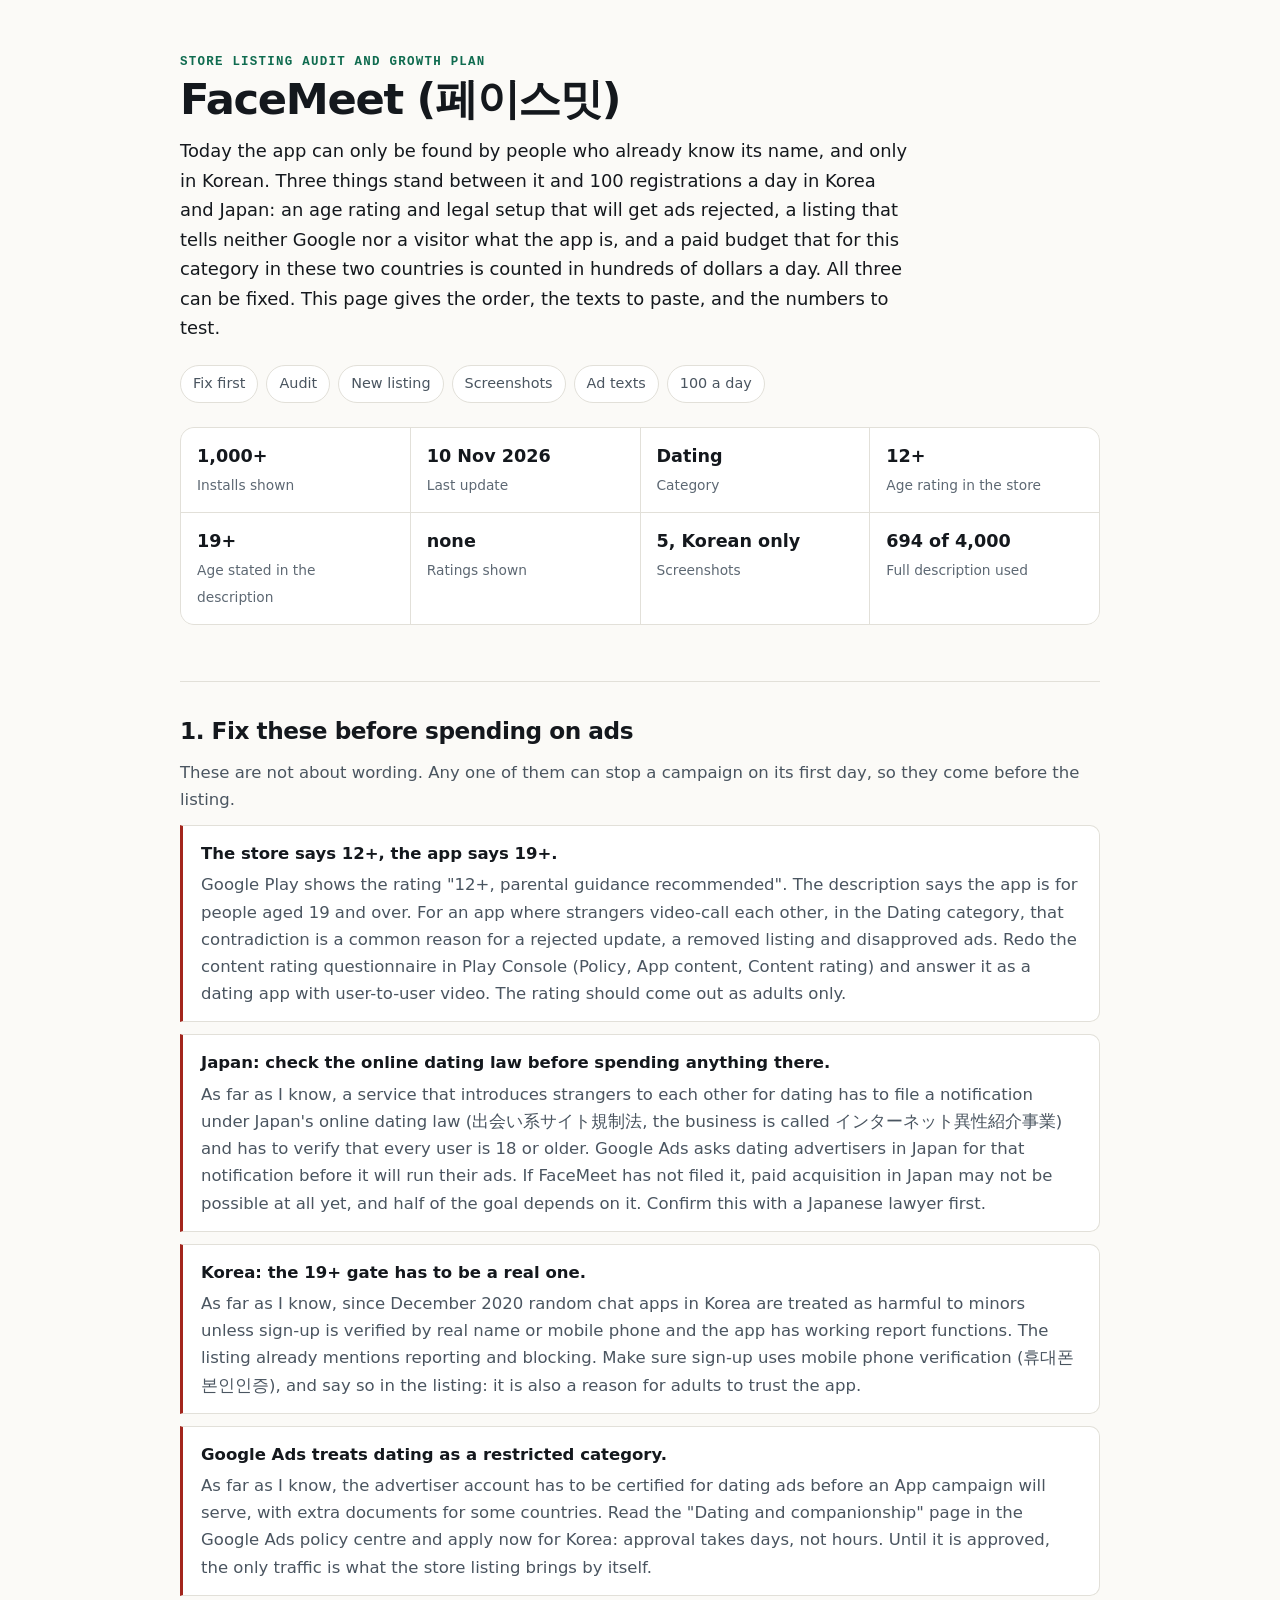
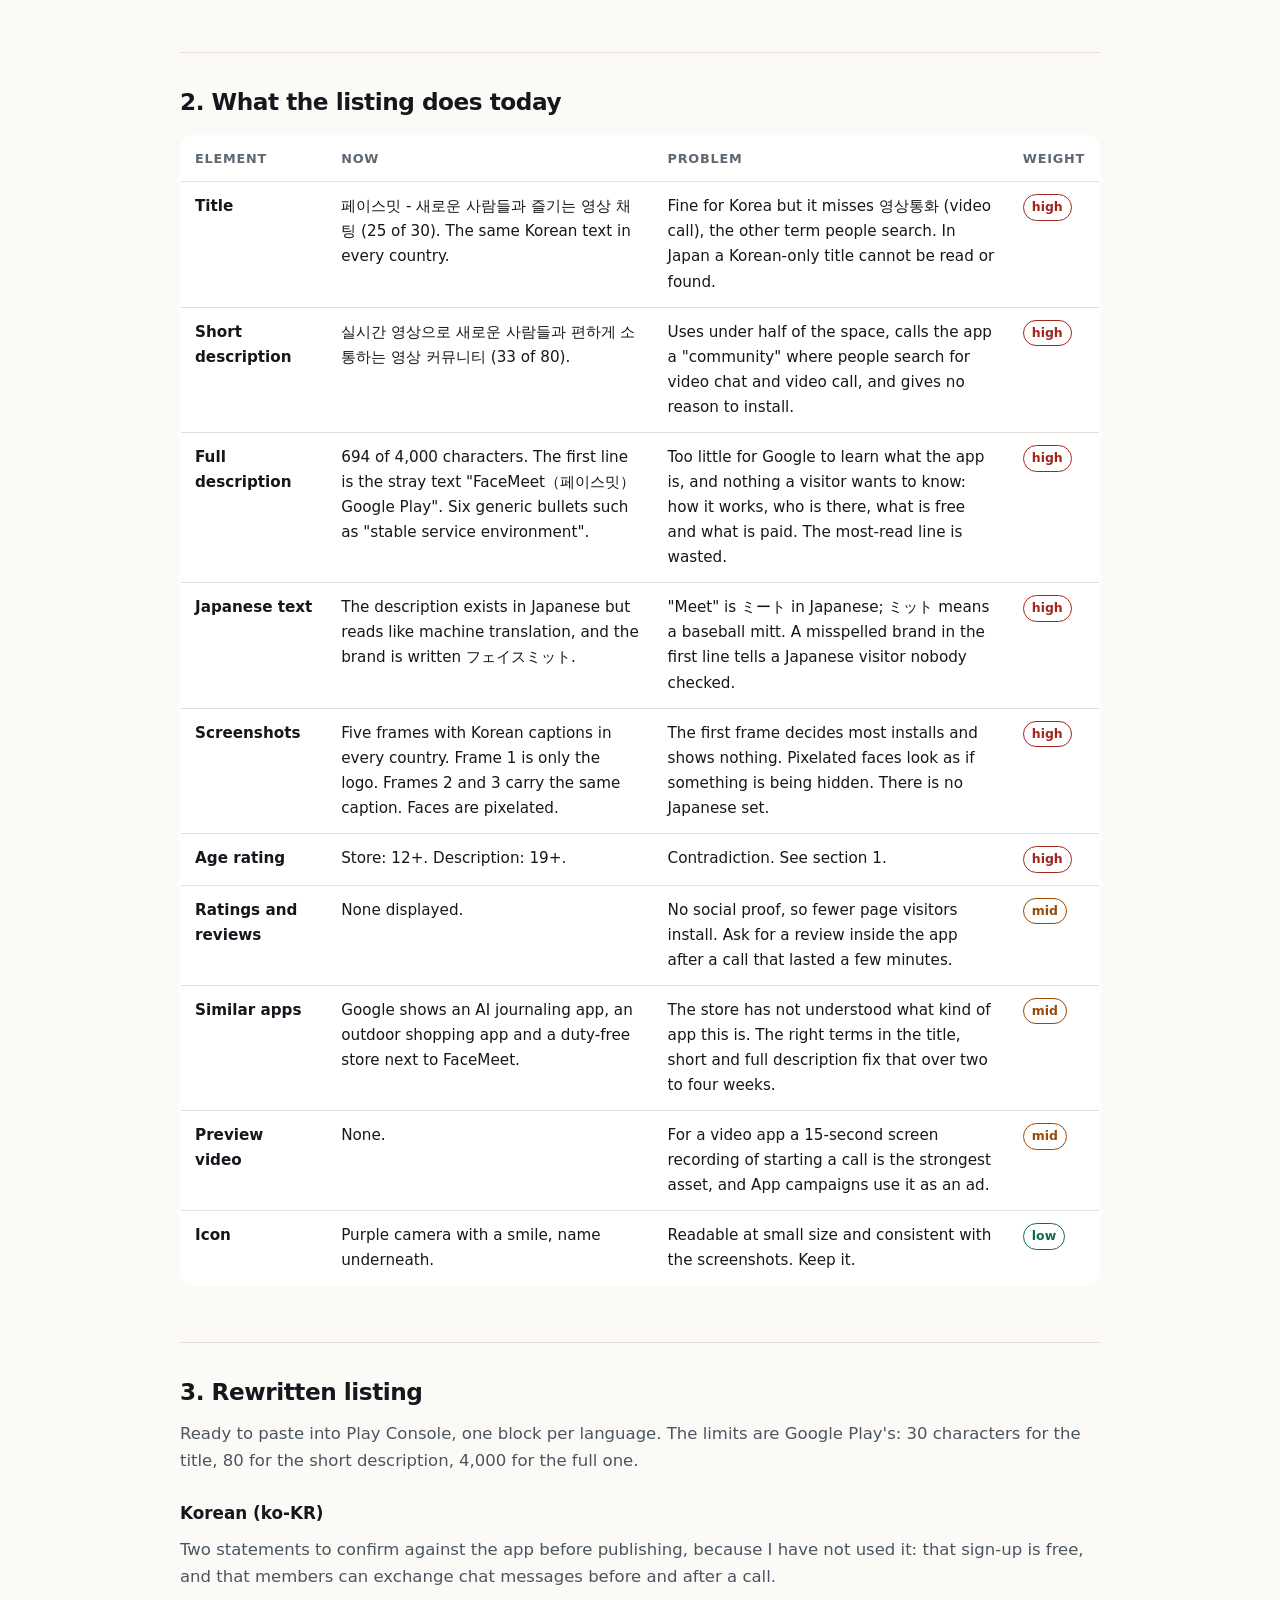
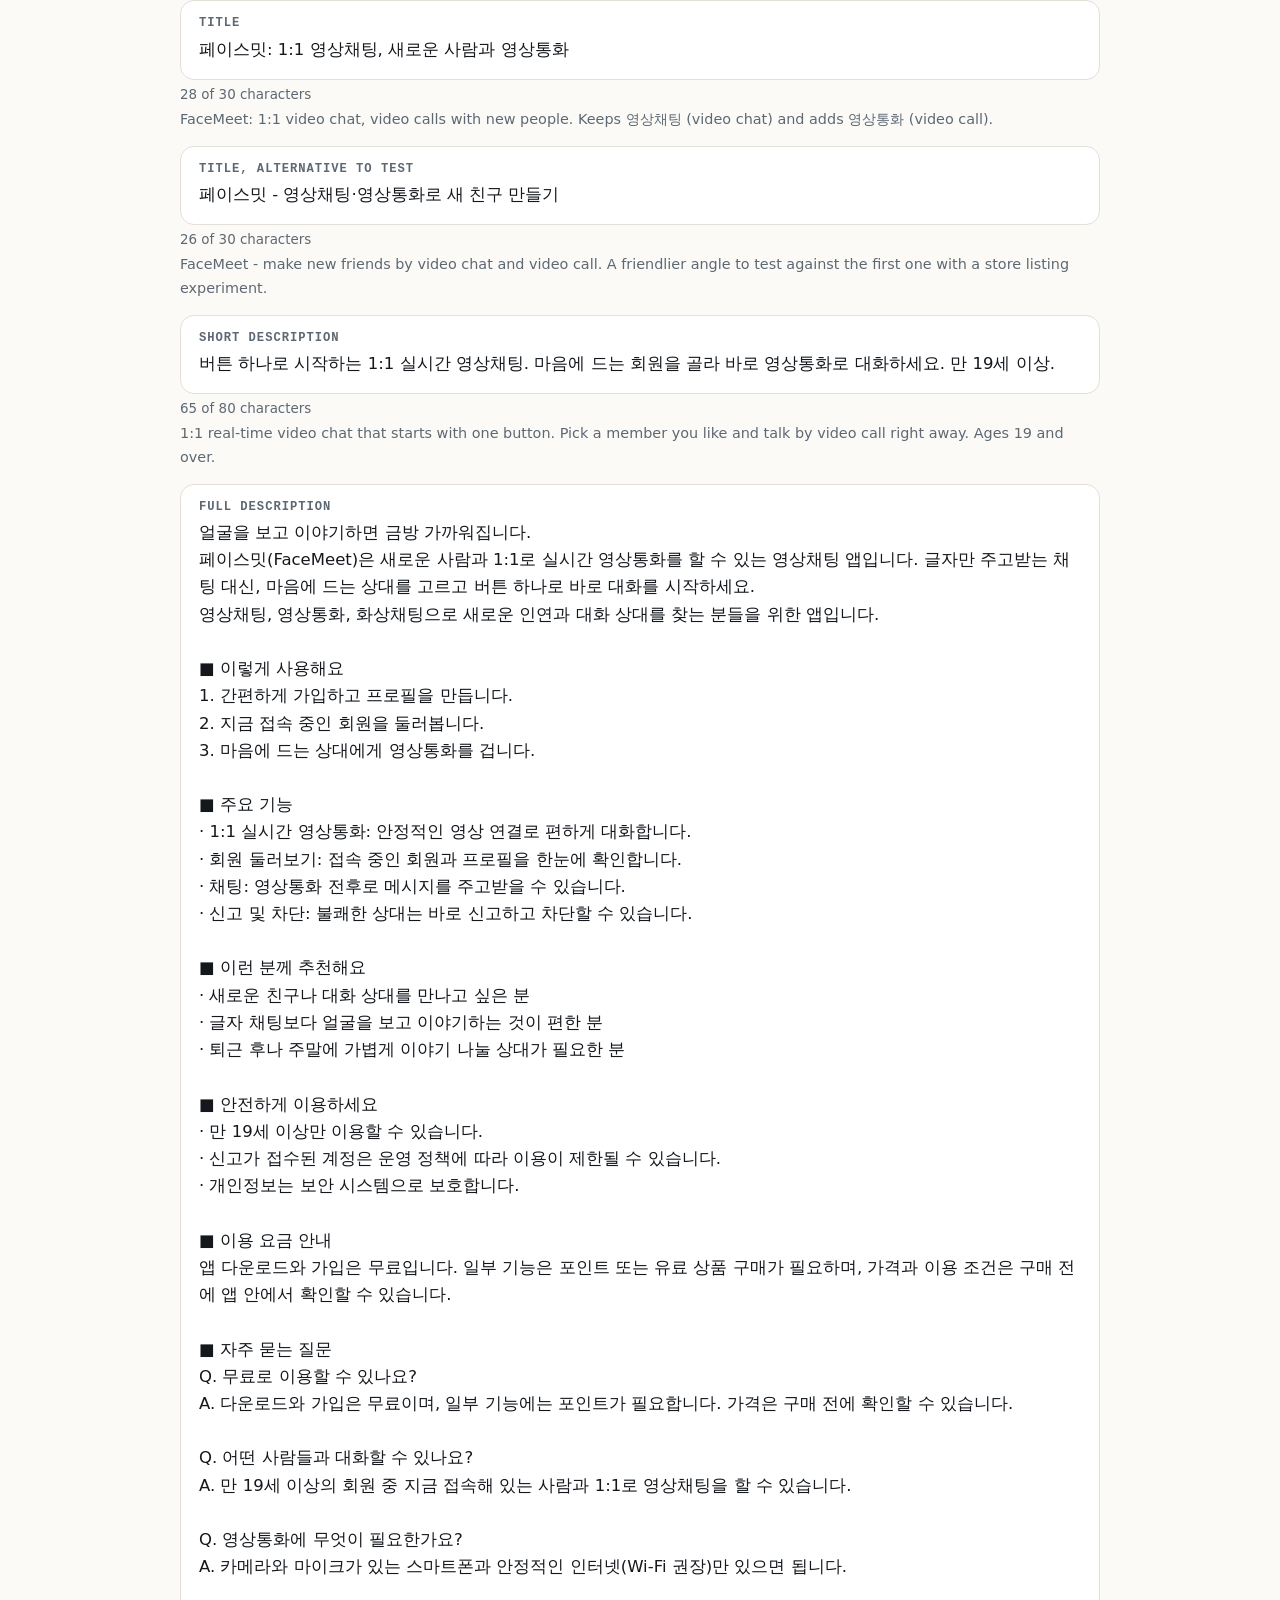
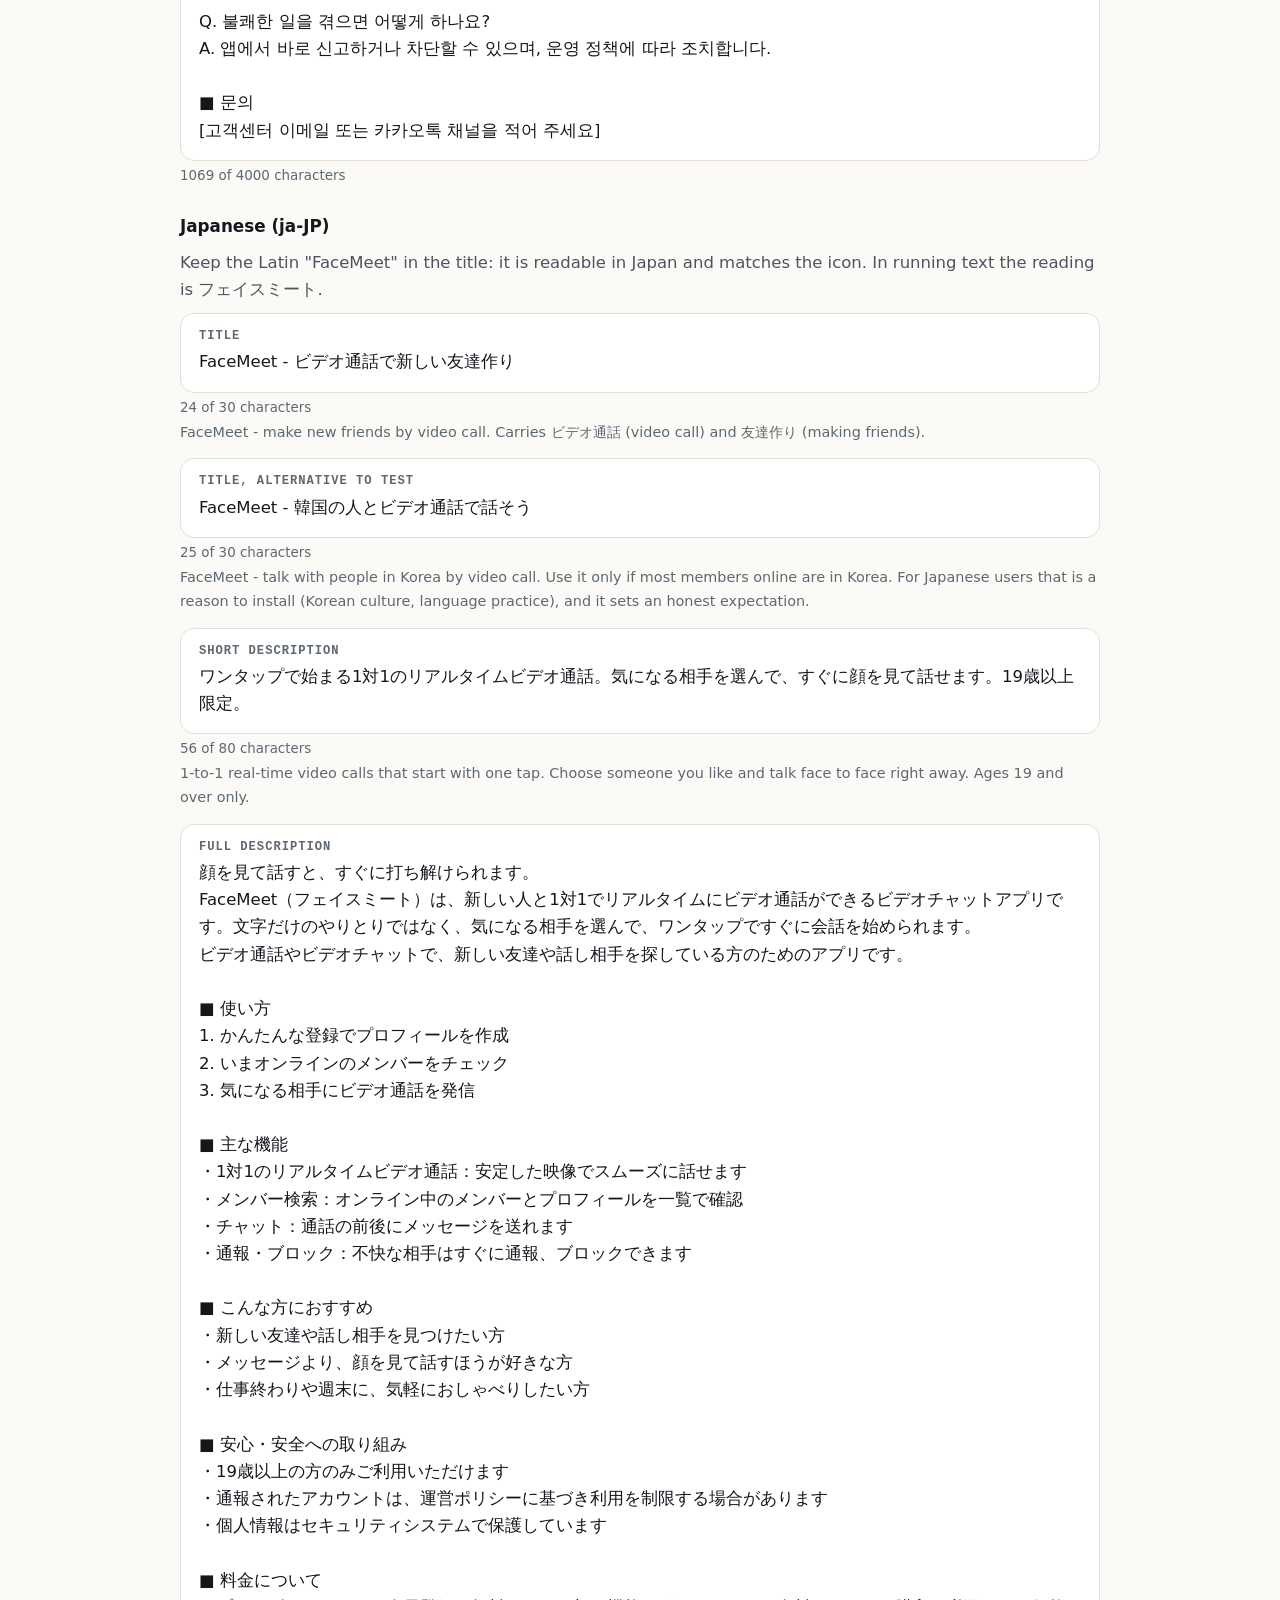
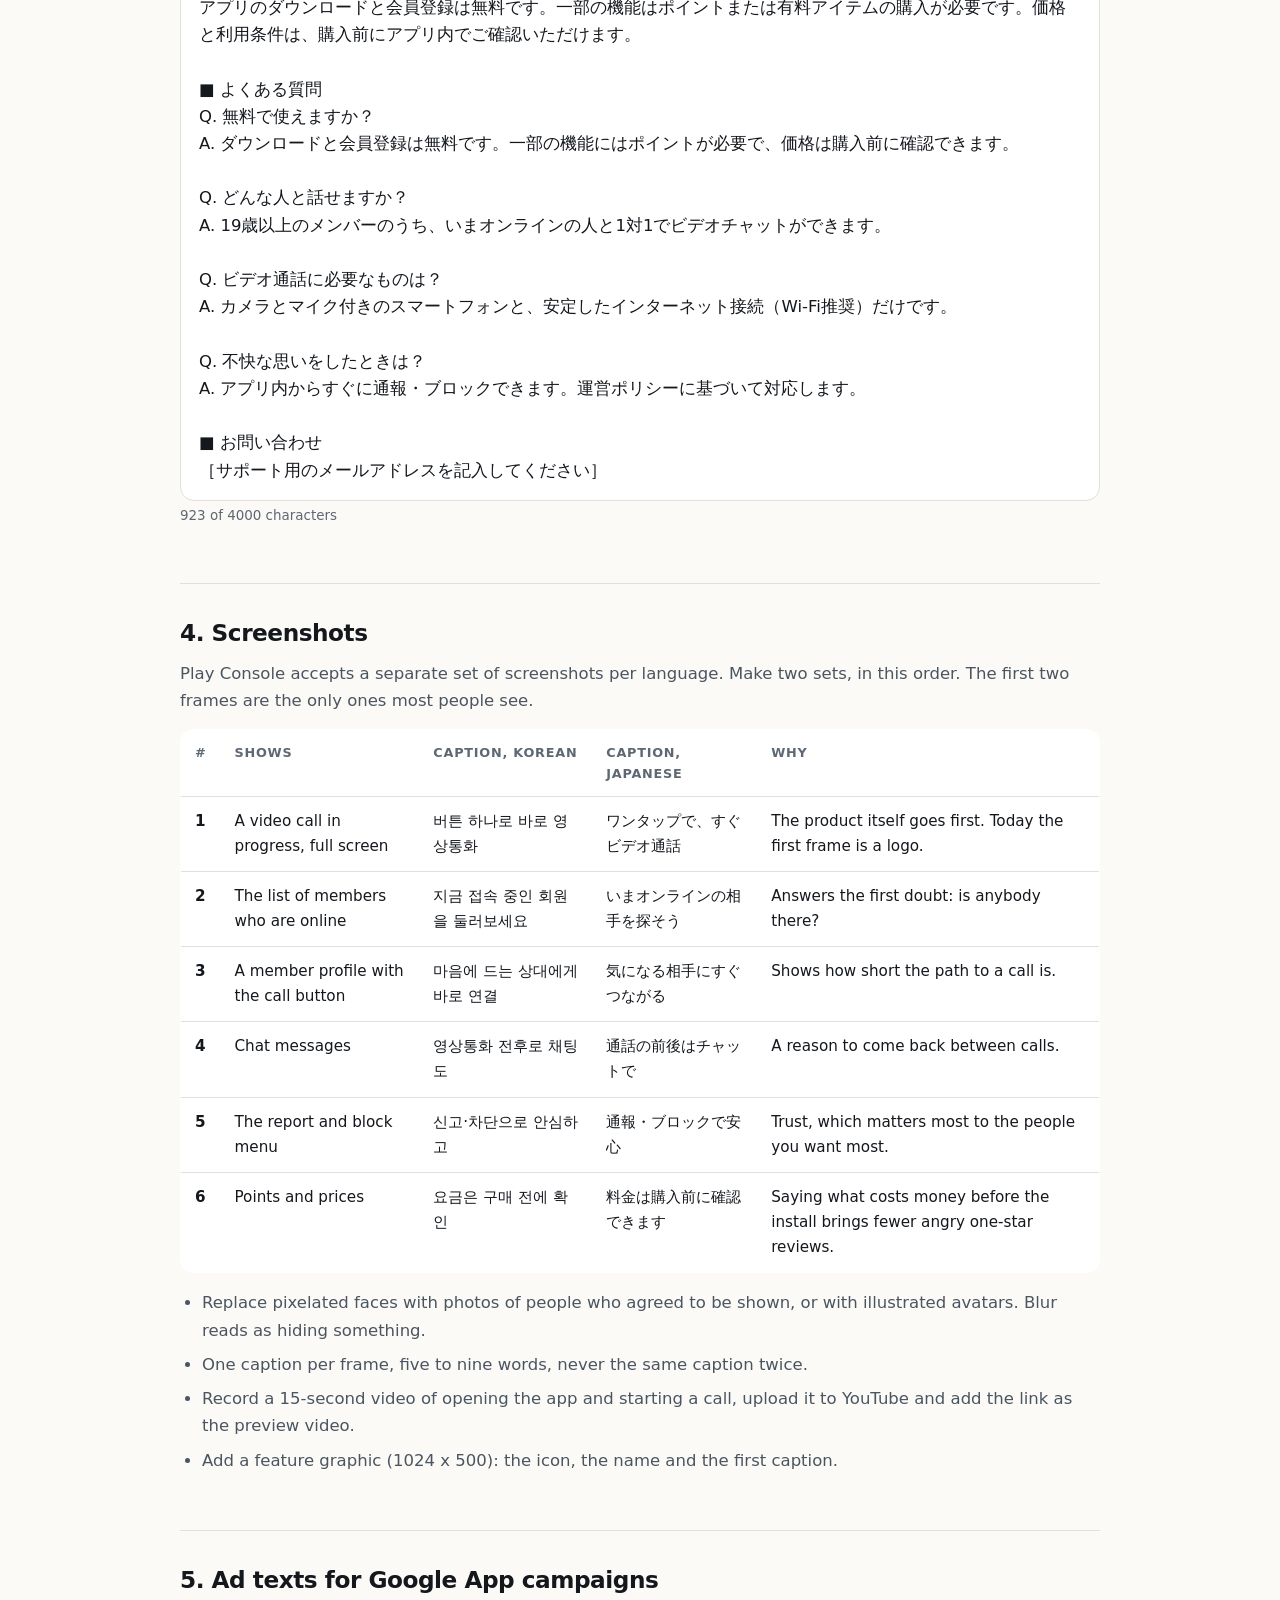
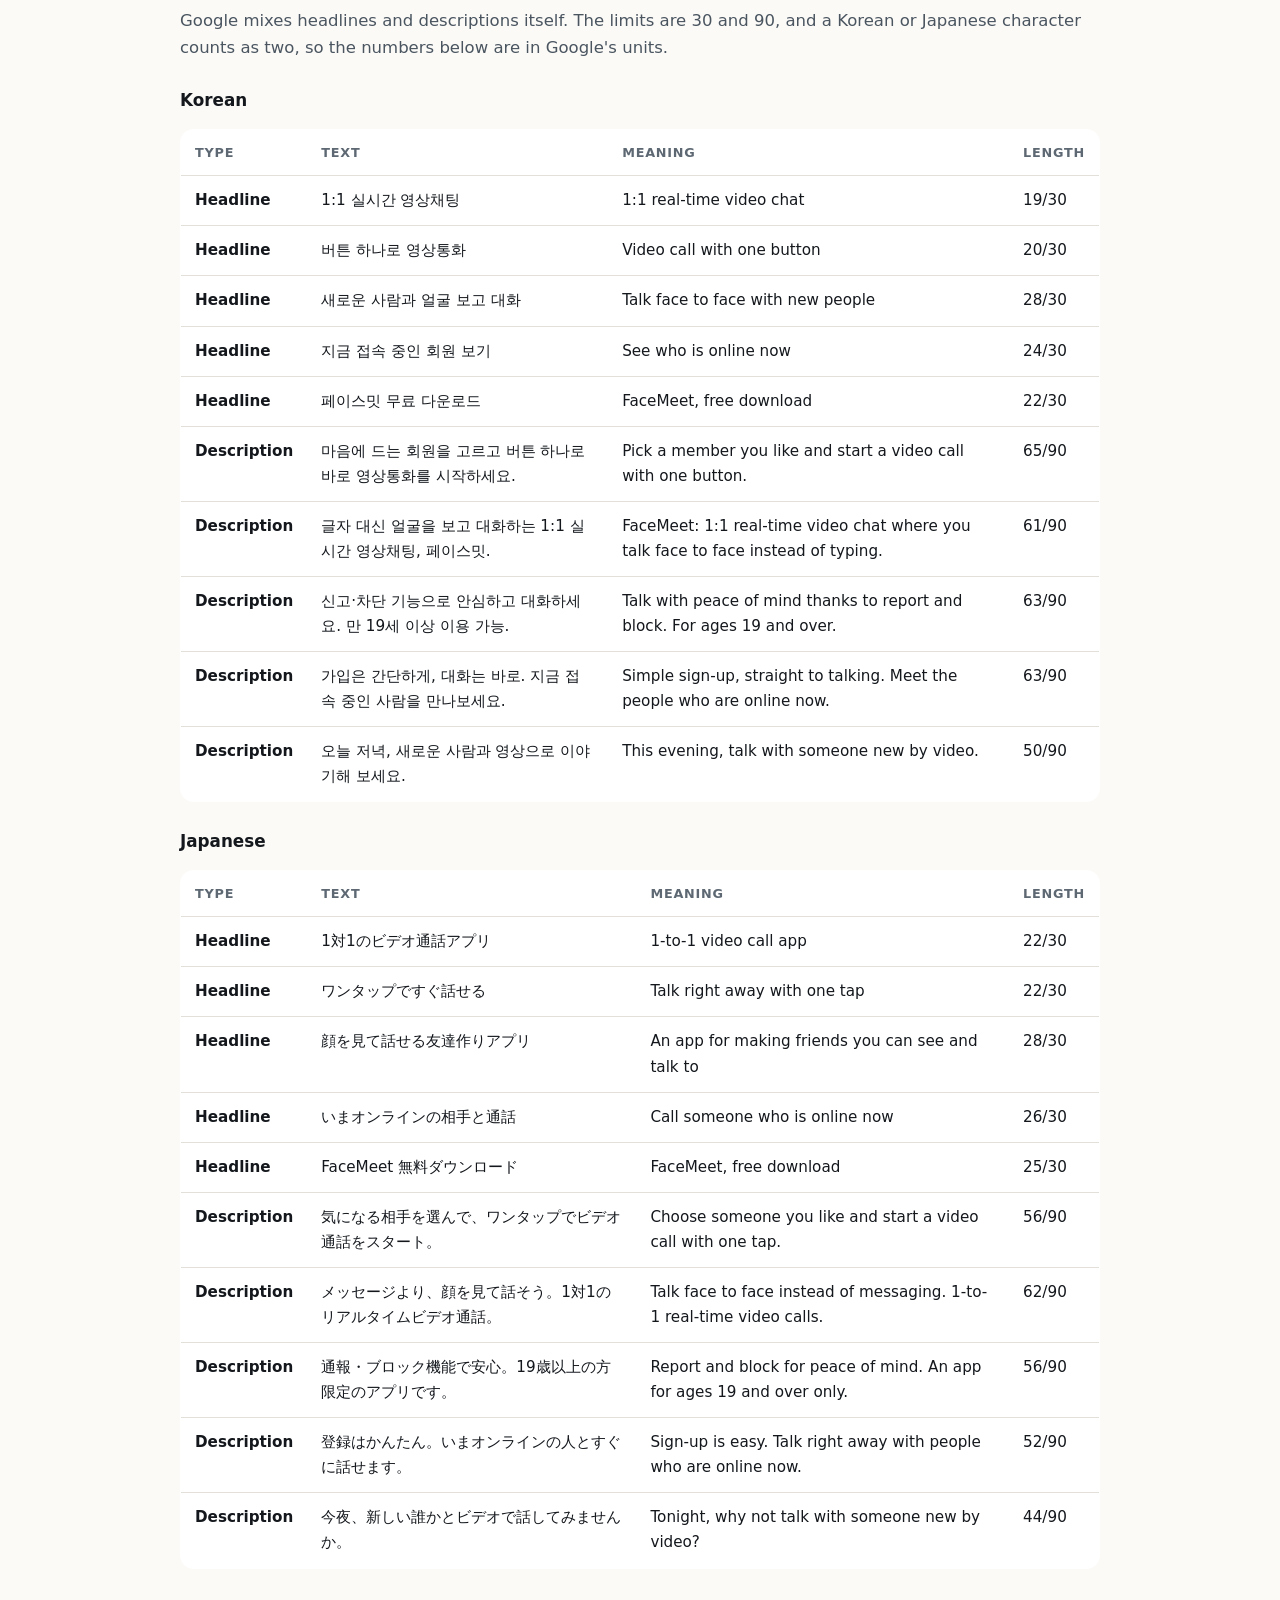
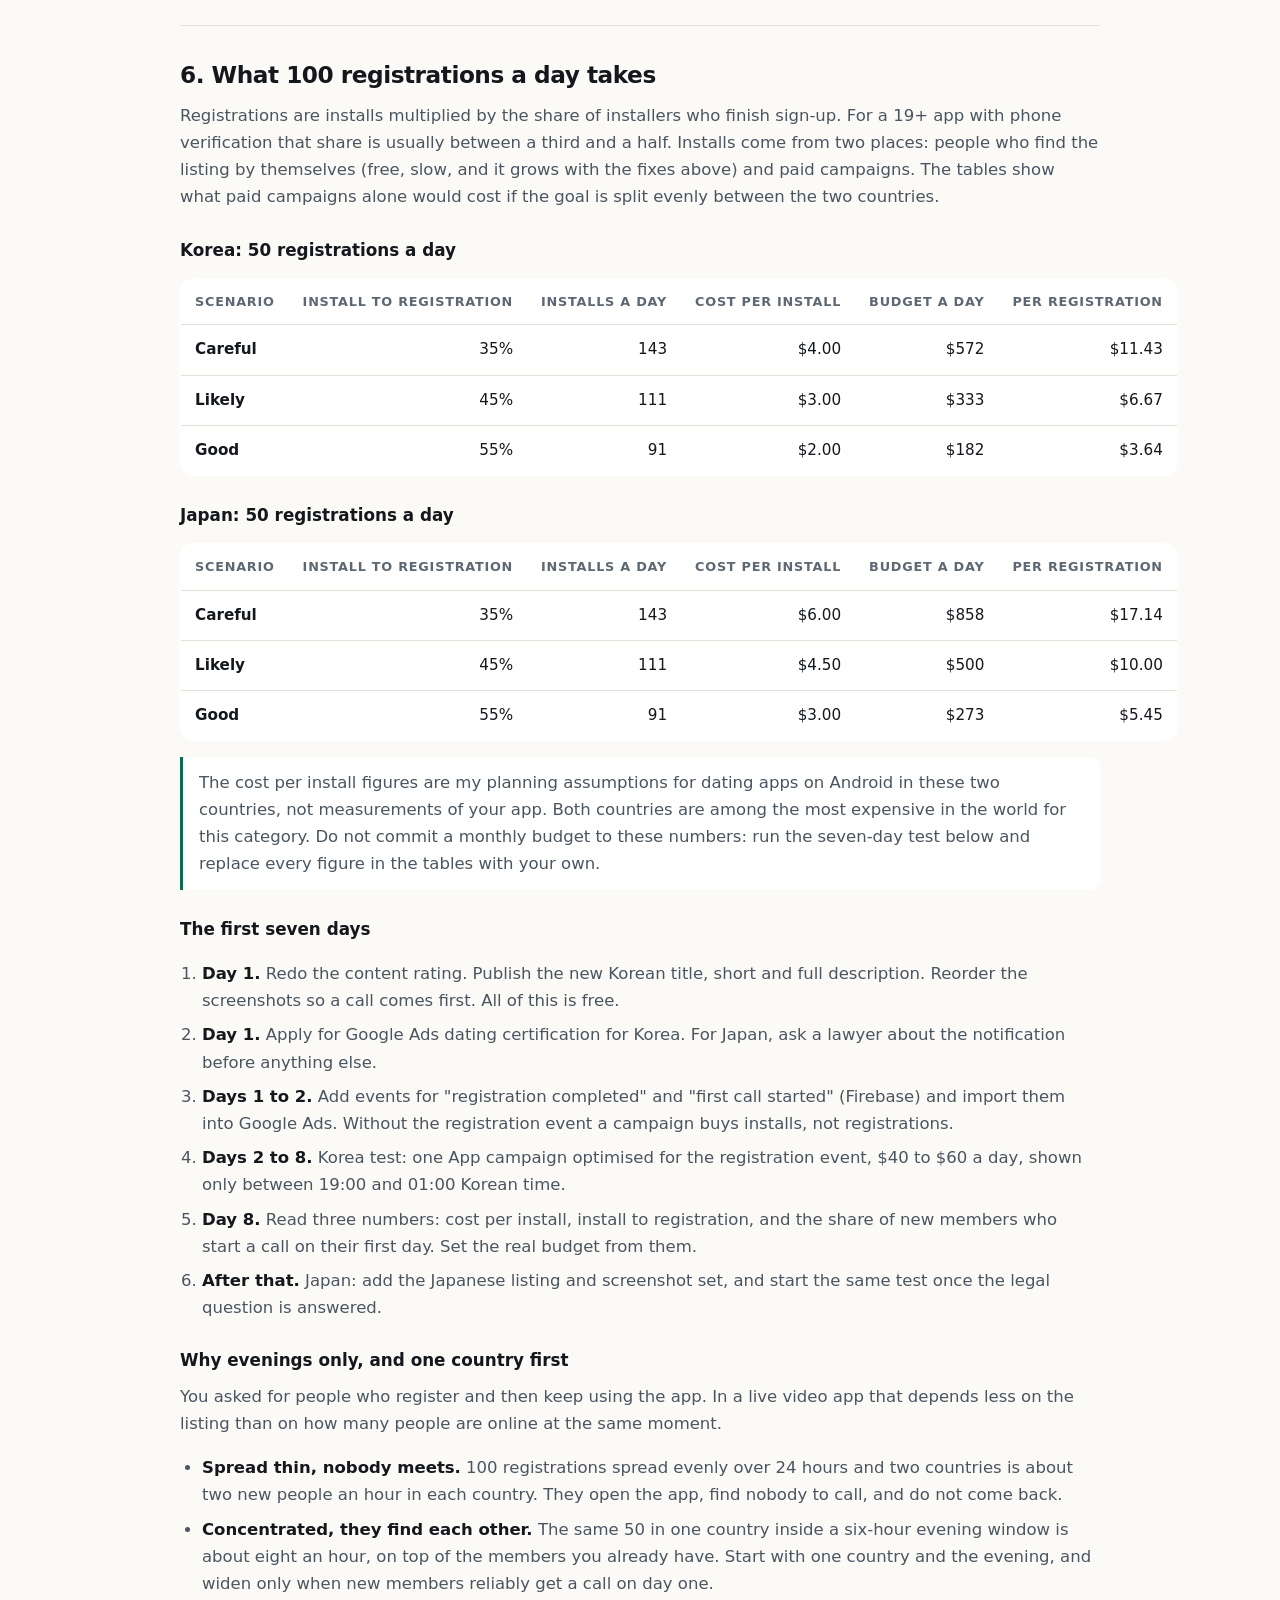
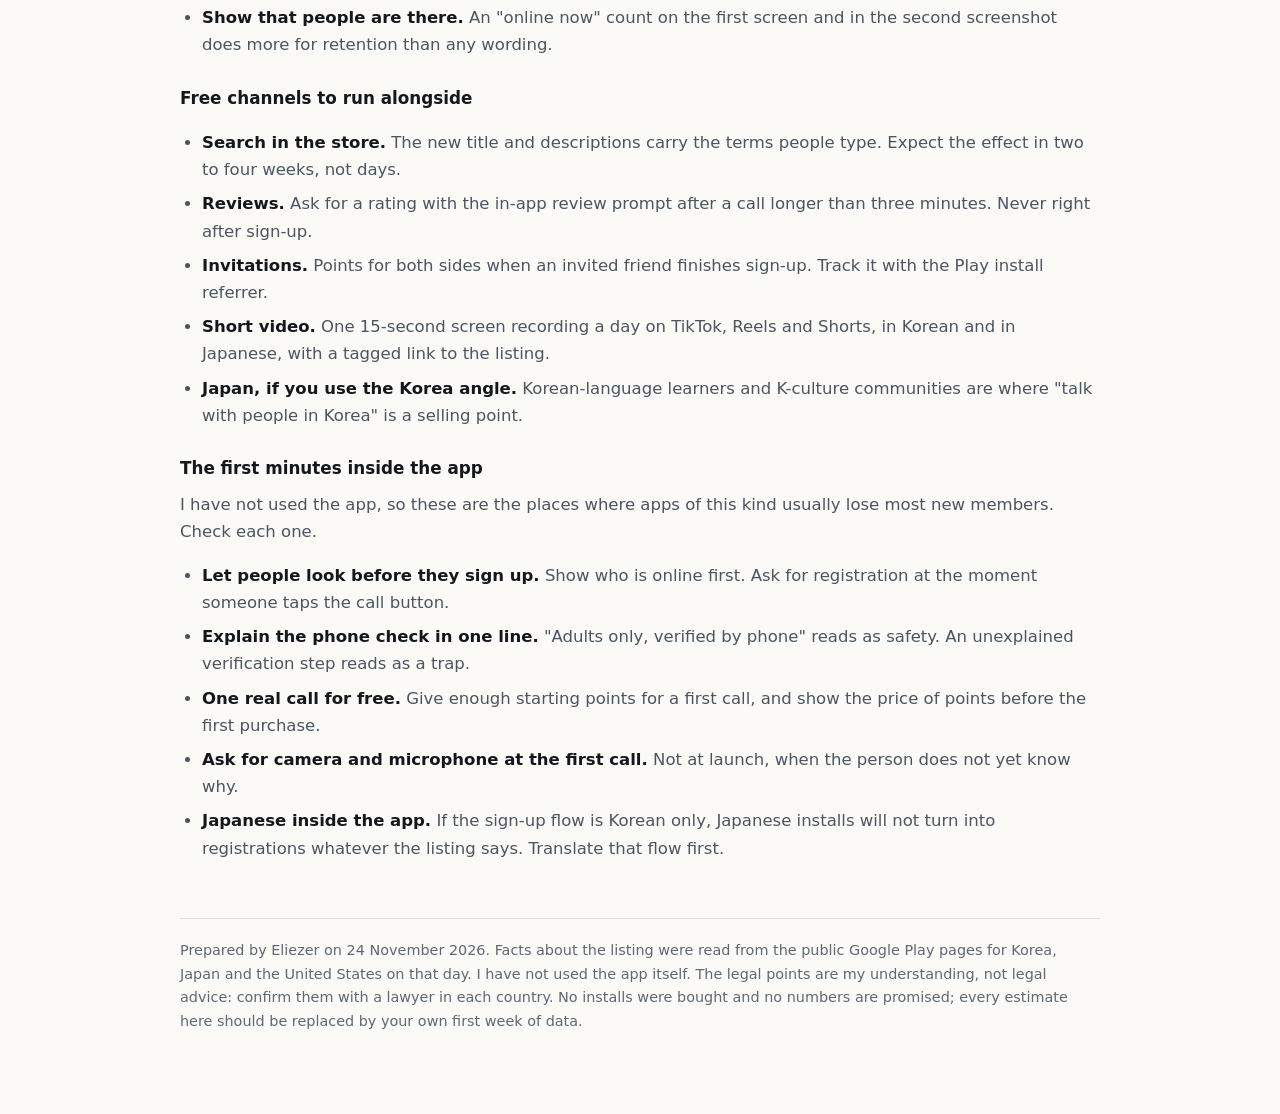
<file: r/k7q2m9x4/index.html>
<!doctype html><html lang="en"><head><meta charset="utf-8"><meta name="viewport" content="width=device-width, initial-scale=1"><meta name="robots" content="noindex, nofollow"><title>FaceMeet (페이스밋): store listing audit and growth plan</title><style>
:root{--bg:#fbfaf7;--surface:#fff;--text:#14181d;--muted:#4a5560;--faint:#5d6873;--line:#e2e0d9;--accent:#0f6b4f;--warn:#9a4a06;--bad:#a3261d;--ok:#0f6b4f;--radius:14px;color-scheme:light}
@media (prefers-color-scheme:dark){:root{--bg:#0e1113;--surface:#161b1f;--text:#eef1f3;--muted:#aab4bd;--faint:#8f9aa4;--line:#262d33;--accent:#5fd0a5;--warn:#f0a95a;--bad:#ff8f85;--ok:#5fd0a5;color-scheme:dark}}
*{box-sizing:border-box}body{margin:0;font:400 16.5px/1.65 system-ui,-apple-system,"Segoe UI",Roboto,"Noto Sans KR","Noto Sans JP","Malgun Gothic","Yu Gothic",Arial,sans-serif;color:var(--text);background:var(--bg)}
.wrap{width:min(100% - 40px,920px);margin:0 auto;padding:48px 0 80px}
h1{font-size:clamp(1.9rem,4.5vw,2.7rem);line-height:1.1;letter-spacing:-.03em;margin:8px 0 12px}
h2{font-size:1.45rem;letter-spacing:-.02em;margin:56px 0 6px;padding-top:30px;border-top:1px solid var(--line)}
h3{font-size:1.05rem;margin:26px 0 6px}
p{margin:8px 0;color:var(--muted)}.lede{font-size:1.12rem;max-width:64ch;color:var(--text)}
.tag{font:600 .78rem/1 ui-monospace,Consolas,monospace;letter-spacing:.1em;text-transform:uppercase;color:var(--accent)}
.toc{display:flex;flex-wrap:wrap;gap:8px;margin:22px 0 0}.toc a{padding:6px 12px;border:1px solid var(--line);border-radius:999px;color:var(--muted);text-decoration:none;font-size:.9rem;background:var(--surface)}
.facts{display:grid;grid-template-columns:repeat(auto-fit,minmax(200px,1fr));gap:1px;background:var(--line);border:1px solid var(--line);border-radius:var(--radius);overflow:hidden;margin:24px 0}
.facts div{background:var(--surface);padding:14px 16px}.facts b{display:block;font-size:1.1rem}.facts span{color:var(--faint);font-size:.86rem}
table{width:100%;border-collapse:collapse;margin:14px 0;background:var(--surface);border:1px solid var(--line);border-radius:var(--radius);overflow:hidden;font-size:.95rem}
th,td{text-align:left;vertical-align:top;padding:12px 14px;border-bottom:1px solid var(--line)}tr:last-child td{border-bottom:0}
th{font-size:.8rem;letter-spacing:.06em;text-transform:uppercase;color:var(--faint);font-weight:600}
td:first-child{font-weight:600}
.num td:not(:first-child),.num th:not(:first-child){text-align:right;white-space:nowrap}
.sev{display:inline-block;padding:2px 8px;border-radius:999px;font-size:.78rem;font-weight:650;border:1px solid currentColor;white-space:nowrap}
.sev.high{color:var(--bad)}.sev.mid{color:var(--warn)}.sev.low{color:var(--ok)}
.copy{background:var(--surface);border:1px solid var(--line);border-radius:var(--radius);padding:16px 18px;margin:10px 0 4px;white-space:pre-wrap;color:var(--text)}
.copy small{display:block;margin-bottom:6px;color:var(--faint);font:600 .76rem/1 ui-monospace,Consolas,monospace;letter-spacing:.08em;text-transform:uppercase;white-space:normal}
.count{color:var(--faint);font-size:.84rem}
.gloss{color:var(--faint);font-size:.9rem;margin:2px 0 14px}
ol,ul{color:var(--muted);padding-left:22px}li{margin:7px 0}li b{color:var(--text)}
.note{border-left:3px solid var(--accent);background:var(--surface);padding:12px 16px;border-radius:0 10px 10px 0;margin:16px 0;color:var(--muted)}
.risk{border:1px solid var(--line);border-left:3px solid var(--bad);background:var(--surface);padding:14px 18px;border-radius:0 10px 10px 0;margin:12px 0}.risk b{display:block;margin-bottom:4px}.risk p{margin:0}
footer{margin-top:56px;padding-top:20px;border-top:1px solid var(--line);color:var(--faint);font-size:.9rem}
@media (max-width:640px){th,td{padding:10px}.num td:not(:first-child){white-space:normal}}
</style></head><body><div class="wrap"><p class="tag">Store listing audit and growth plan</p><h1>FaceMeet (페이스밋)</h1><p class="lede">Today the app can only be found by people who already know its name, and only in Korean. Three things stand between it and 100 registrations a day in Korea and Japan: an age rating and legal setup that will get ads rejected, a listing that tells neither Google nor a visitor what the app is, and a paid budget that for this category in these two countries is counted in hundreds of dollars a day. All three can be fixed. This page gives the order, the texts to paste, and the numbers to test.</p><nav class="toc"><a href="#risks">Fix first</a><a href="#audit">Audit</a><a href="#listing">New listing</a><a href="#shots">Screenshots</a><a href="#ads">Ad texts</a><a href="#plan">100 a day</a></nav><div class="facts"><div><b>1,000+</b><span>Installs shown</span></div><div><b>10 Nov 2026</b><span>Last update</span></div><div><b>Dating</b><span>Category</span></div><div><b>12+</b><span>Age rating in the store</span></div><div><b>19+</b><span>Age stated in the description</span></div><div><b>none</b><span>Ratings shown</span></div><div><b>5, Korean only</b><span>Screenshots</span></div><div><b>694 of 4,000</b><span>Full description used</span></div></div><h2 id="risks">1. Fix these before spending on ads</h2><p>These are not about wording. Any one of them can stop a campaign on its first day, so they come before the listing.</p><div class="risk"><b>The store says 12+, the app says 19+.</b><p>Google Play shows the rating &quot;12+, parental guidance recommended&quot;. The description says the app is for people aged 19 and over. For an app where strangers video-call each other, in the Dating category, that contradiction is a common reason for a rejected update, a removed listing and disapproved ads. Redo the content rating questionnaire in Play Console (Policy, App content, Content rating) and answer it as a dating app with user-to-user video. The rating should come out as adults only.</p></div><div class="risk"><b>Japan: check the online dating law before spending anything there.</b><p>As far as I know, a service that introduces strangers to each other for dating has to file a notification under Japan&#x27;s online dating law (出会い系サイト規制法, the business is called インターネット異性紹介事業) and has to verify that every user is 18 or older. Google Ads asks dating advertisers in Japan for that notification before it will run their ads. If FaceMeet has not filed it, paid acquisition in Japan may not be possible at all yet, and half of the goal depends on it. Confirm this with a Japanese lawyer first.</p></div><div class="risk"><b>Korea: the 19+ gate has to be a real one.</b><p>As far as I know, since December 2020 random chat apps in Korea are treated as harmful to minors unless sign-up is verified by real name or mobile phone and the app has working report functions. The listing already mentions reporting and blocking. Make sure sign-up uses mobile phone verification (휴대폰 본인인증), and say so in the listing: it is also a reason for adults to trust the app.</p></div><div class="risk"><b>Google Ads treats dating as a restricted category.</b><p>As far as I know, the advertiser account has to be certified for dating ads before an App campaign will serve, with extra documents for some countries. Read the &quot;Dating and companionship&quot; page in the Google Ads policy centre and apply now for Korea: approval takes days, not hours. Until it is approved, the only traffic is what the store listing brings by itself.</p></div><h2 id="audit">2. What the listing does today</h2><table><tr><th>Element</th><th>Now</th><th>Problem</th><th>Weight</th></tr><tr><td>Title</td><td>페이스밋 - 새로운 사람들과 즐기는 영상 채팅 (25 of 30). The same Korean text in every country.</td><td>Fine for Korea but it misses 영상통화 (video call), the other term people search. In Japan a Korean-only title cannot be read or found.</td><td><span class="sev high">high</span></td></tr><tr><td>Short description</td><td>실시간 영상으로 새로운 사람들과 편하게 소통하는 영상 커뮤니티 (33 of 80).</td><td>Uses under half of the space, calls the app a &quot;community&quot; where people search for video chat and video call, and gives no reason to install.</td><td><span class="sev high">high</span></td></tr><tr><td>Full description</td><td>694 of 4,000 characters. The first line is the stray text &quot;FaceMeet（페이스밋）Google Play&quot;. Six generic bullets such as &quot;stable service environment&quot;.</td><td>Too little for Google to learn what the app is, and nothing a visitor wants to know: how it works, who is there, what is free and what is paid. The most-read line is wasted.</td><td><span class="sev high">high</span></td></tr><tr><td>Japanese text</td><td>The description exists in Japanese but reads like machine translation, and the brand is written フェイスミット.</td><td>&quot;Meet&quot; is ミート in Japanese; ミット means a baseball mitt. A misspelled brand in the first line tells a Japanese visitor nobody checked.</td><td><span class="sev high">high</span></td></tr><tr><td>Screenshots</td><td>Five frames with Korean captions in every country. Frame 1 is only the logo. Frames 2 and 3 carry the same caption. Faces are pixelated.</td><td>The first frame decides most installs and shows nothing. Pixelated faces look as if something is being hidden. There is no Japanese set.</td><td><span class="sev high">high</span></td></tr><tr><td>Age rating</td><td>Store: 12+. Description: 19+.</td><td>Contradiction. See section 1.</td><td><span class="sev high">high</span></td></tr><tr><td>Ratings and reviews</td><td>None displayed.</td><td>No social proof, so fewer page visitors install. Ask for a review inside the app after a call that lasted a few minutes.</td><td><span class="sev mid">mid</span></td></tr><tr><td>Similar apps</td><td>Google shows an AI journaling app, an outdoor shopping app and a duty-free store next to FaceMeet.</td><td>The store has not understood what kind of app this is. The right terms in the title, short and full description fix that over two to four weeks.</td><td><span class="sev mid">mid</span></td></tr><tr><td>Preview video</td><td>None.</td><td>For a video app a 15-second screen recording of starting a call is the strongest asset, and App campaigns use it as an ad.</td><td><span class="sev mid">mid</span></td></tr><tr><td>Icon</td><td>Purple camera with a smile, name underneath.</td><td>Readable at small size and consistent with the screenshots. Keep it.</td><td><span class="sev low">low</span></td></tr></table><h2 id="listing">3. Rewritten listing</h2><p>Ready to paste into Play Console, one block per language. The limits are Google Play's: 30 characters for the title, 80 for the short description, 4,000 for the full one.</p><h3>Korean (ko-KR)</h3><p>Two statements to confirm against the app before publishing, because I have not used it: that sign-up is free, and that members can exchange chat messages before and after a call.</p><div class="copy"><small>Title</small>페이스밋: 1:1 영상채팅, 새로운 사람과 영상통화</div><div class="count">28 of 30 characters</div><p class="gloss">FaceMeet: 1:1 video chat, video calls with new people. Keeps 영상채팅 (video chat) and adds 영상통화 (video call).</p><div class="copy"><small>Title, alternative to test</small>페이스밋 - 영상채팅·영상통화로 새 친구 만들기</div><div class="count">26 of 30 characters</div><p class="gloss">FaceMeet - make new friends by video chat and video call. A friendlier angle to test against the first one with a store listing experiment.</p><div class="copy"><small>Short description</small>버튼 하나로 시작하는 1:1 실시간 영상채팅. 마음에 드는 회원을 골라 바로 영상통화로 대화하세요. 만 19세 이상.</div><div class="count">65 of 80 characters</div><p class="gloss">1:1 real-time video chat that starts with one button. Pick a member you like and talk by video call right away. Ages 19 and over.</p><div class="copy"><small>Full description</small>얼굴을 보고 이야기하면 금방 가까워집니다.
페이스밋(FaceMeet)은 새로운 사람과 1:1로 실시간 영상통화를 할 수 있는 영상채팅 앱입니다. 글자만 주고받는 채팅 대신, 마음에 드는 상대를 고르고 버튼 하나로 바로 대화를 시작하세요.
영상채팅, 영상통화, 화상채팅으로 새로운 인연과 대화 상대를 찾는 분들을 위한 앱입니다.

■ 이렇게 사용해요
1. 간편하게 가입하고 프로필을 만듭니다.
2. 지금 접속 중인 회원을 둘러봅니다.
3. 마음에 드는 상대에게 영상통화를 겁니다.

■ 주요 기능
· 1:1 실시간 영상통화: 안정적인 영상 연결로 편하게 대화합니다.
· 회원 둘러보기: 접속 중인 회원과 프로필을 한눈에 확인합니다.
· 채팅: 영상통화 전후로 메시지를 주고받을 수 있습니다.
· 신고 및 차단: 불쾌한 상대는 바로 신고하고 차단할 수 있습니다.

■ 이런 분께 추천해요
· 새로운 친구나 대화 상대를 만나고 싶은 분
· 글자 채팅보다 얼굴을 보고 이야기하는 것이 편한 분
· 퇴근 후나 주말에 가볍게 이야기 나눌 상대가 필요한 분

■ 안전하게 이용하세요
· 만 19세 이상만 이용할 수 있습니다.
· 신고가 접수된 계정은 운영 정책에 따라 이용이 제한될 수 있습니다.
· 개인정보는 보안 시스템으로 보호합니다.

■ 이용 요금 안내
앱 다운로드와 가입은 무료입니다. 일부 기능은 포인트 또는 유료 상품 구매가 필요하며, 가격과 이용 조건은 구매 전에 앱 안에서 확인할 수 있습니다.

■ 자주 묻는 질문
Q. 무료로 이용할 수 있나요?
A. 다운로드와 가입은 무료이며, 일부 기능에는 포인트가 필요합니다. 가격은 구매 전에 확인할 수 있습니다.

Q. 어떤 사람들과 대화할 수 있나요?
A. 만 19세 이상의 회원 중 지금 접속해 있는 사람과 1:1로 영상채팅을 할 수 있습니다.

Q. 영상통화에 무엇이 필요한가요?
A. 카메라와 마이크가 있는 스마트폰과 안정적인 인터넷(Wi-Fi 권장)만 있으면 됩니다.

Q. 불쾌한 일을 겪으면 어떻게 하나요?
A. 앱에서 바로 신고하거나 차단할 수 있으며, 운영 정책에 따라 조치합니다.

■ 문의
[고객센터 이메일 또는 카카오톡 채널을 적어 주세요]</div><div class="count">1069 of 4000 characters</div><h3>Japanese (ja-JP)</h3><p>Keep the Latin &quot;FaceMeet&quot; in the title: it is readable in Japan and matches the icon. In running text the reading is フェイスミート.</p><div class="copy"><small>Title</small>FaceMeet - ビデオ通話で新しい友達作り</div><div class="count">24 of 30 characters</div><p class="gloss">FaceMeet - make new friends by video call. Carries ビデオ通話 (video call) and 友達作り (making friends).</p><div class="copy"><small>Title, alternative to test</small>FaceMeet - 韓国の人とビデオ通話で話そう</div><div class="count">25 of 30 characters</div><p class="gloss">FaceMeet - talk with people in Korea by video call. Use it only if most members online are in Korea. For Japanese users that is a reason to install (Korean culture, language practice), and it sets an honest expectation.</p><div class="copy"><small>Short description</small>ワンタップで始まる1対1のリアルタイムビデオ通話。気になる相手を選んで、すぐに顔を見て話せます。19歳以上限定。</div><div class="count">56 of 80 characters</div><p class="gloss">1-to-1 real-time video calls that start with one tap. Choose someone you like and talk face to face right away. Ages 19 and over only.</p><div class="copy"><small>Full description</small>顔を見て話すと、すぐに打ち解けられます。
FaceMeet（フェイスミート）は、新しい人と1対1でリアルタイムにビデオ通話ができるビデオチャットアプリです。文字だけのやりとりではなく、気になる相手を選んで、ワンタップですぐに会話を始められます。
ビデオ通話やビデオチャットで、新しい友達や話し相手を探している方のためのアプリです。

■ 使い方
1. かんたんな登録でプロフィールを作成
2. いまオンラインのメンバーをチェック
3. 気になる相手にビデオ通話を発信

■ 主な機能
・1対1のリアルタイムビデオ通話：安定した映像でスムーズに話せます
・メンバー検索：オンライン中のメンバーとプロフィールを一覧で確認
・チャット：通話の前後にメッセージを送れます
・通報・ブロック：不快な相手はすぐに通報、ブロックできます

■ こんな方におすすめ
・新しい友達や話し相手を見つけたい方
・メッセージより、顔を見て話すほうが好きな方
・仕事終わりや週末に、気軽におしゃべりしたい方

■ 安心・安全への取り組み
・19歳以上の方のみご利用いただけます
・通報されたアカウントは、運営ポリシーに基づき利用を制限する場合があります
・個人情報はセキュリティシステムで保護しています

■ 料金について
アプリのダウンロードと会員登録は無料です。一部の機能はポイントまたは有料アイテムの購入が必要です。価格と利用条件は、購入前にアプリ内でご確認いただけます。

■ よくある質問
Q. 無料で使えますか？
A. ダウンロードと会員登録は無料です。一部の機能にはポイントが必要で、価格は購入前に確認できます。

Q. どんな人と話せますか？
A. 19歳以上のメンバーのうち、いまオンラインの人と1対1でビデオチャットができます。

Q. ビデオ通話に必要なものは？
A. カメラとマイク付きのスマートフォンと、安定したインターネット接続（Wi-Fi推奨）だけです。

Q. 不快な思いをしたときは？
A. アプリ内からすぐに通報・ブロックできます。運営ポリシーに基づいて対応します。

■ お問い合わせ
［サポート用のメールアドレスを記入してください］</div><div class="count">923 of 4000 characters</div><h2 id="shots">4. Screenshots</h2><p>Play Console accepts a separate set of screenshots per language. Make two sets, in this order. The first two frames are the only ones most people see.</p><table><tr><th>#</th><th>Shows</th><th>Caption, Korean</th><th>Caption, Japanese</th><th>Why</th></tr><tr><td>1</td><td>A video call in progress, full screen</td><td>버튼 하나로 바로 영상통화</td><td>ワンタップで、すぐビデオ通話</td><td>The product itself goes first. Today the first frame is a logo.</td></tr><tr><td>2</td><td>The list of members who are online</td><td>지금 접속 중인 회원을 둘러보세요</td><td>いまオンラインの相手を探そう</td><td>Answers the first doubt: is anybody there?</td></tr><tr><td>3</td><td>A member profile with the call button</td><td>마음에 드는 상대에게 바로 연결</td><td>気になる相手にすぐつながる</td><td>Shows how short the path to a call is.</td></tr><tr><td>4</td><td>Chat messages</td><td>영상통화 전후로 채팅도</td><td>通話の前後はチャットで</td><td>A reason to come back between calls.</td></tr><tr><td>5</td><td>The report and block menu</td><td>신고·차단으로 안심하고</td><td>通報・ブロックで安心</td><td>Trust, which matters most to the people you want most.</td></tr><tr><td>6</td><td>Points and prices</td><td>요금은 구매 전에 확인</td><td>料金は購入前に確認できます</td><td>Saying what costs money before the install brings fewer angry one-star reviews.</td></tr></table><ul><li>Replace pixelated faces with photos of people who agreed to be shown, or with illustrated avatars. Blur reads as hiding something.</li><li>One caption per frame, five to nine words, never the same caption twice.</li><li>Record a 15-second video of opening the app and starting a call, upload it to YouTube and add the link as the preview video.</li><li>Add a feature graphic (1024 x 500): the icon, the name and the first caption.</li></ul><h2 id="ads">5. Ad texts for Google App campaigns</h2><p>Google mixes headlines and descriptions itself. The limits are 30 and 90, and a Korean or Japanese character counts as two, so the numbers below are in Google's units.</p><h3>Korean</h3><table><tr><th>Type</th><th>Text</th><th>Meaning</th><th>Length</th></tr><tr><td>Headline</td><td>1:1 실시간 영상채팅</td><td>1:1 real-time video chat</td><td>19/30</td></tr><tr><td>Headline</td><td>버튼 하나로 영상통화</td><td>Video call with one button</td><td>20/30</td></tr><tr><td>Headline</td><td>새로운 사람과 얼굴 보고 대화</td><td>Talk face to face with new people</td><td>28/30</td></tr><tr><td>Headline</td><td>지금 접속 중인 회원 보기</td><td>See who is online now</td><td>24/30</td></tr><tr><td>Headline</td><td>페이스밋 무료 다운로드</td><td>FaceMeet, free download</td><td>22/30</td></tr><tr><td>Description</td><td>마음에 드는 회원을 고르고 버튼 하나로 바로 영상통화를 시작하세요.</td><td>Pick a member you like and start a video call with one button.</td><td>65/90</td></tr><tr><td>Description</td><td>글자 대신 얼굴을 보고 대화하는 1:1 실시간 영상채팅, 페이스밋.</td><td>FaceMeet: 1:1 real-time video chat where you talk face to face instead of typing.</td><td>61/90</td></tr><tr><td>Description</td><td>신고·차단 기능으로 안심하고 대화하세요. 만 19세 이상 이용 가능.</td><td>Talk with peace of mind thanks to report and block. For ages 19 and over.</td><td>63/90</td></tr><tr><td>Description</td><td>가입은 간단하게, 대화는 바로. 지금 접속 중인 사람을 만나보세요.</td><td>Simple sign-up, straight to talking. Meet the people who are online now.</td><td>63/90</td></tr><tr><td>Description</td><td>오늘 저녁, 새로운 사람과 영상으로 이야기해 보세요.</td><td>This evening, talk with someone new by video.</td><td>50/90</td></tr></table><h3>Japanese</h3><table><tr><th>Type</th><th>Text</th><th>Meaning</th><th>Length</th></tr><tr><td>Headline</td><td>1対1のビデオ通話アプリ</td><td>1-to-1 video call app</td><td>22/30</td></tr><tr><td>Headline</td><td>ワンタップですぐ話せる</td><td>Talk right away with one tap</td><td>22/30</td></tr><tr><td>Headline</td><td>顔を見て話せる友達作りアプリ</td><td>An app for making friends you can see and talk to</td><td>28/30</td></tr><tr><td>Headline</td><td>いまオンラインの相手と通話</td><td>Call someone who is online now</td><td>26/30</td></tr><tr><td>Headline</td><td>FaceMeet 無料ダウンロード</td><td>FaceMeet, free download</td><td>25/30</td></tr><tr><td>Description</td><td>気になる相手を選んで、ワンタップでビデオ通話をスタート。</td><td>Choose someone you like and start a video call with one tap.</td><td>56/90</td></tr><tr><td>Description</td><td>メッセージより、顔を見て話そう。1対1のリアルタイムビデオ通話。</td><td>Talk face to face instead of messaging. 1-to-1 real-time video calls.</td><td>62/90</td></tr><tr><td>Description</td><td>通報・ブロック機能で安心。19歳以上の方限定のアプリです。</td><td>Report and block for peace of mind. An app for ages 19 and over only.</td><td>56/90</td></tr><tr><td>Description</td><td>登録はかんたん。いまオンラインの人とすぐに話せます。</td><td>Sign-up is easy. Talk right away with people who are online now.</td><td>52/90</td></tr><tr><td>Description</td><td>今夜、新しい誰かとビデオで話してみませんか。</td><td>Tonight, why not talk with someone new by video?</td><td>44/90</td></tr></table><h2 id="plan">6. What 100 registrations a day takes</h2><p>Registrations are installs multiplied by the share of installers who finish sign-up. For a 19+ app with phone verification that share is usually between a third and a half. Installs come from two places: people who find the listing by themselves (free, slow, and it grows with the fixes above) and paid campaigns. The tables show what paid campaigns alone would cost if the goal is split evenly between the two countries.</p><h3>Korea: 50 registrations a day</h3><table class="num"><tr><th>Scenario</th><th>Install to registration</th><th>Installs a day</th><th>Cost per install</th><th>Budget a day</th><th>Per registration</th></tr><tr><td>Careful</td><td>35%</td><td>143</td><td>$4.00</td><td>$572</td><td>$11.43</td></tr><tr><td>Likely</td><td>45%</td><td>111</td><td>$3.00</td><td>$333</td><td>$6.67</td></tr><tr><td>Good</td><td>55%</td><td>91</td><td>$2.00</td><td>$182</td><td>$3.64</td></tr></table><h3>Japan: 50 registrations a day</h3><table class="num"><tr><th>Scenario</th><th>Install to registration</th><th>Installs a day</th><th>Cost per install</th><th>Budget a day</th><th>Per registration</th></tr><tr><td>Careful</td><td>35%</td><td>143</td><td>$6.00</td><td>$858</td><td>$17.14</td></tr><tr><td>Likely</td><td>45%</td><td>111</td><td>$4.50</td><td>$500</td><td>$10.00</td></tr><tr><td>Good</td><td>55%</td><td>91</td><td>$3.00</td><td>$273</td><td>$5.45</td></tr></table><div class="note">The cost per install figures are my planning assumptions for dating apps on Android in these two countries, not measurements of your app. Both countries are among the most expensive in the world for this category. Do not commit a monthly budget to these numbers: run the seven-day test below and replace every figure in the tables with your own.</div><h3>The first seven days</h3><ol><li><b>Day 1.</b> Redo the content rating. Publish the new Korean title, short and full description. Reorder the screenshots so a call comes first. All of this is free.</li><li><b>Day 1.</b> Apply for Google Ads dating certification for Korea. For Japan, ask a lawyer about the notification before anything else.</li><li><b>Days 1 to 2.</b> Add events for &quot;registration completed&quot; and &quot;first call started&quot; (Firebase) and import them into Google Ads. Without the registration event a campaign buys installs, not registrations.</li><li><b>Days 2 to 8.</b> Korea test: one App campaign optimised for the registration event, $40 to $60 a day, shown only between 19:00 and 01:00 Korean time.</li><li><b>Day 8.</b> Read three numbers: cost per install, install to registration, and the share of new members who start a call on their first day. Set the real budget from them.</li><li><b>After that.</b> Japan: add the Japanese listing and screenshot set, and start the same test once the legal question is answered.</li></ol><h3>Why evenings only, and one country first</h3><p>You asked for people who register and then keep using the app. In a live video app that depends less on the listing than on how many people are online at the same moment.</p><ul><li><b>Spread thin, nobody meets.</b> 100 registrations spread evenly over 24 hours and two countries is about two new people an hour in each country. They open the app, find nobody to call, and do not come back.</li><li><b>Concentrated, they find each other.</b> The same 50 in one country inside a six-hour evening window is about eight an hour, on top of the members you already have. Start with one country and the evening, and widen only when new members reliably get a call on day one.</li><li><b>Show that people are there.</b> An &quot;online now&quot; count on the first screen and in the second screenshot does more for retention than any wording.</li></ul><h3>Free channels to run alongside</h3><ul><li><b>Search in the store.</b> The new title and descriptions carry the terms people type. Expect the effect in two to four weeks, not days.</li><li><b>Reviews.</b> Ask for a rating with the in-app review prompt after a call longer than three minutes. Never right after sign-up.</li><li><b>Invitations.</b> Points for both sides when an invited friend finishes sign-up. Track it with the Play install referrer.</li><li><b>Short video.</b> One 15-second screen recording a day on TikTok, Reels and Shorts, in Korean and in Japanese, with a tagged link to the listing.</li><li><b>Japan, if you use the Korea angle.</b> Korean-language learners and K-culture communities are where &quot;talk with people in Korea&quot; is a selling point.</li></ul><h3>The first minutes inside the app</h3><p>I have not used the app, so these are the places where apps of this kind usually lose most new members. Check each one.</p><ul><li><b>Let people look before they sign up.</b> Show who is online first. Ask for registration at the moment someone taps the call button.</li><li><b>Explain the phone check in one line.</b> &quot;Adults only, verified by phone&quot; reads as safety. An unexplained verification step reads as a trap.</li><li><b>One real call for free.</b> Give enough starting points for a first call, and show the price of points before the first purchase.</li><li><b>Ask for camera and microphone at the first call.</b> Not at launch, when the person does not yet know why.</li><li><b>Japanese inside the app.</b> If the sign-up flow is Korean only, Japanese installs will not turn into registrations whatever the listing says. Translate that flow first.</li></ul><footer>Prepared by Eliezer on 24 November 2026. Facts about the listing were read from the public Google Play pages for Korea, Japan and the United States on that day. I have not used the app itself. The legal points are my understanding, not legal advice: confirm them with a lawyer in each country. No installs were bought and no numbers are promised; every estimate here should be replaced by your own first week of data.</footer></div></body></html>
</file>
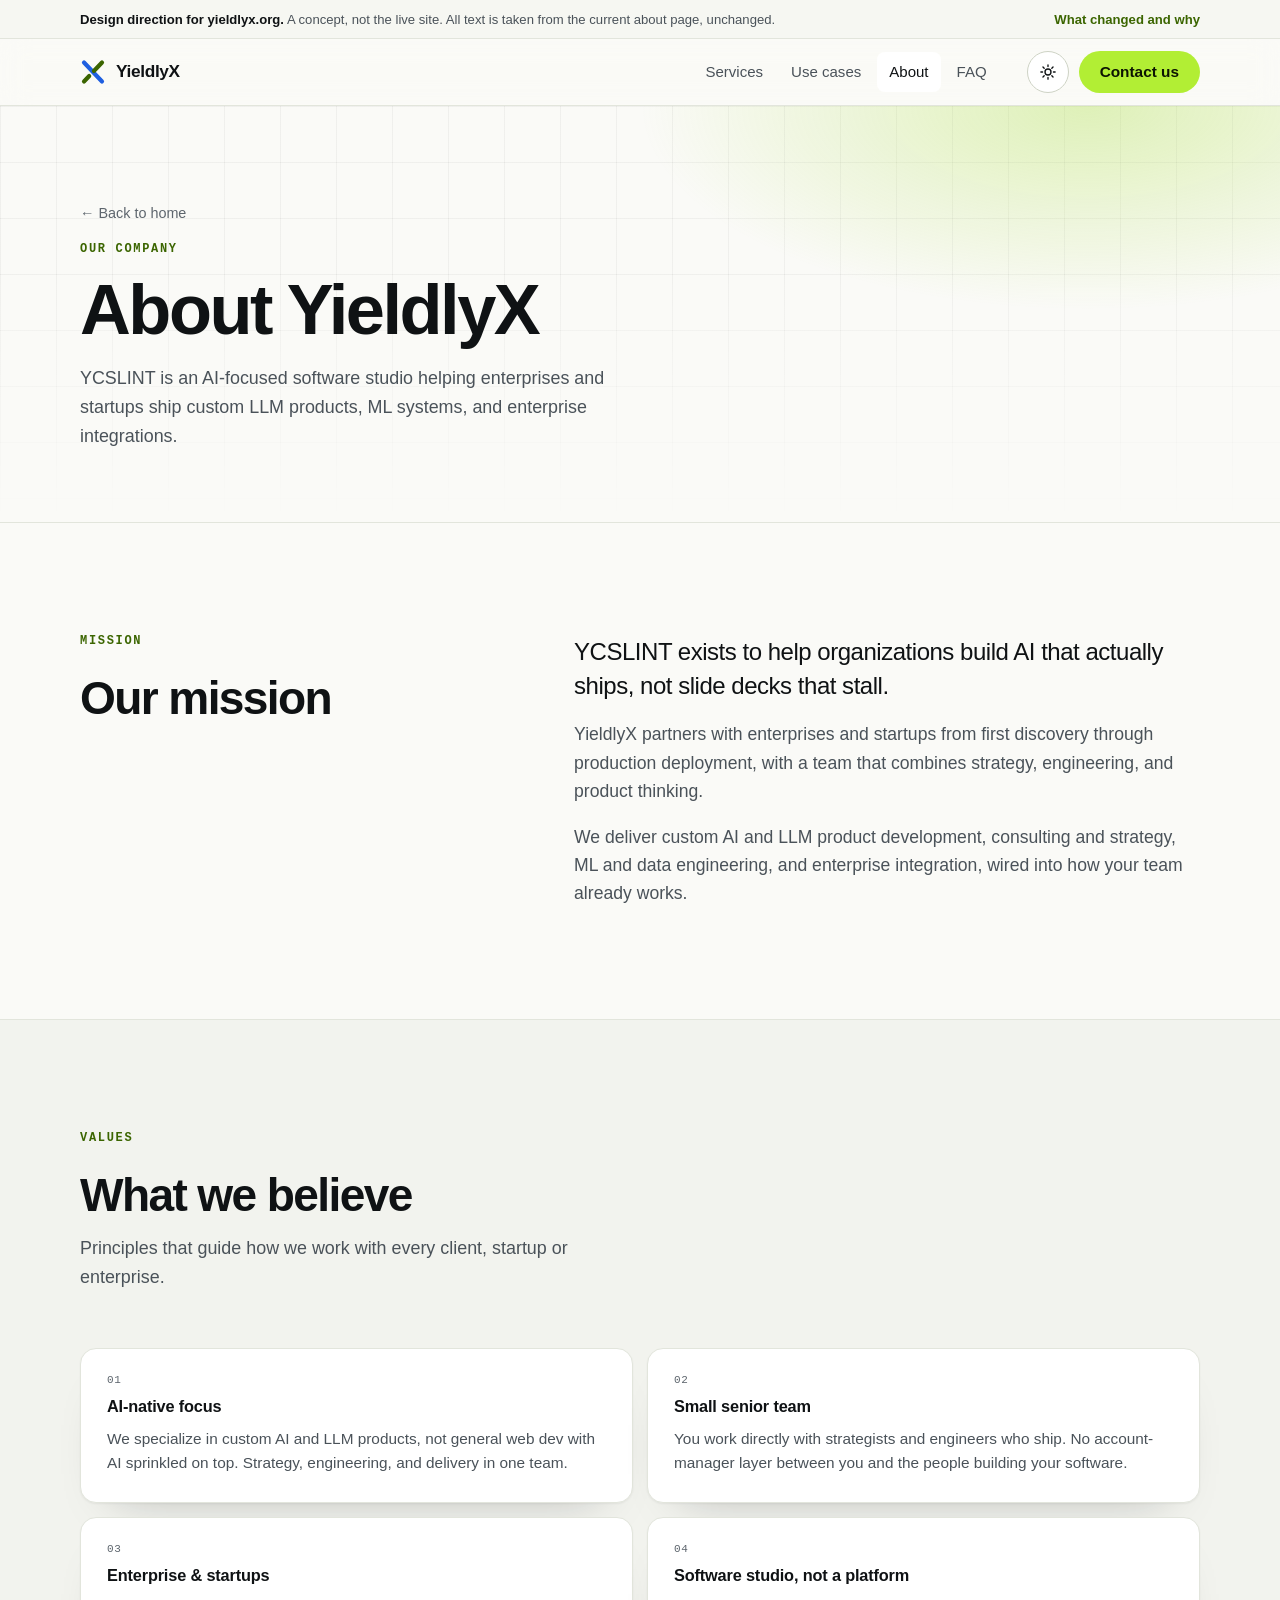
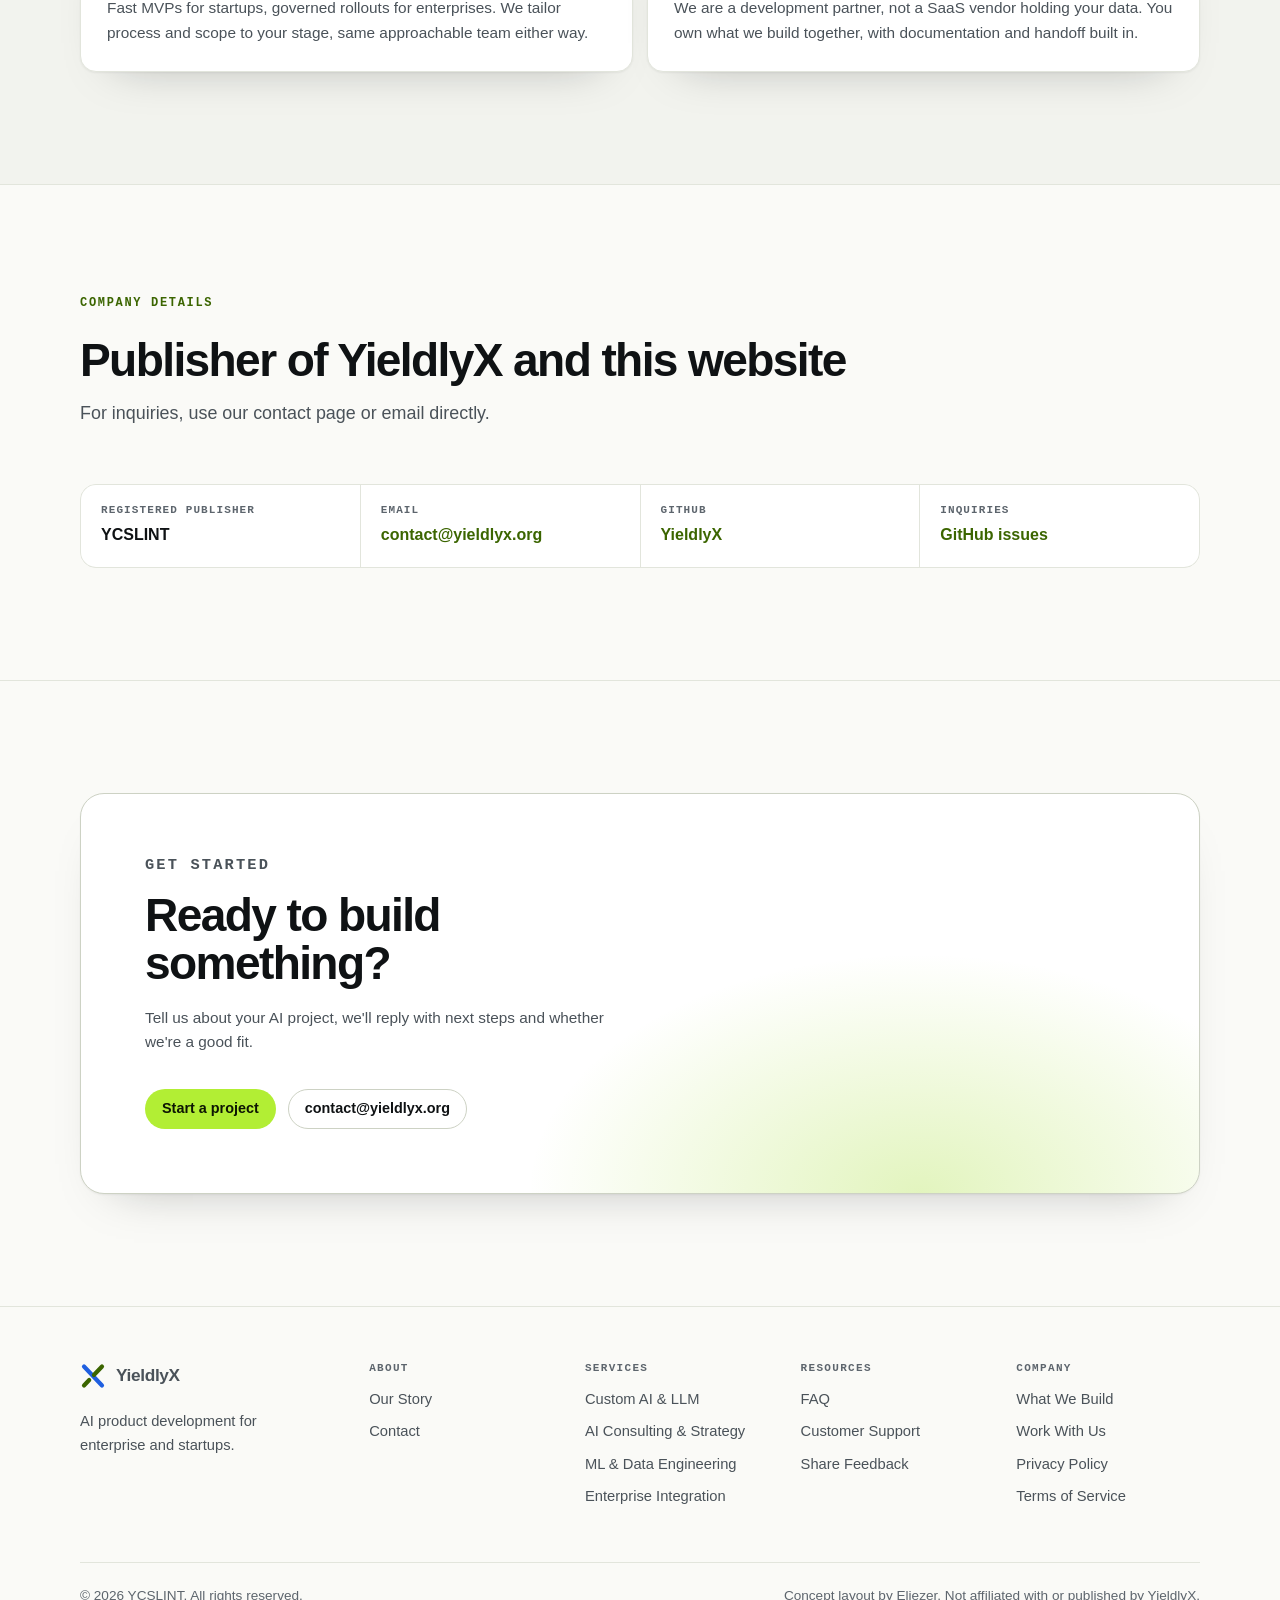
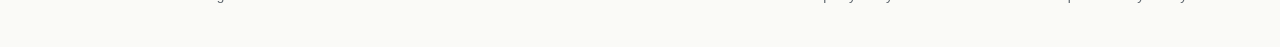
<file: concepts/yieldlyx/about.html>
<!doctype html>
<html lang="en" data-theme="dark">
<head>
<meta charset="utf-8">
<meta name="viewport" content="width=device-width, initial-scale=1">
<meta name="robots" content="noindex, nofollow">
<link rel="icon" href="data:image/svg+xml,%3Csvg xmlns='http://www.w3.org/2000/svg' viewBox='0 0 26 26'%3E%3Cpath d='M4 3.5 22 22.5' stroke='%235b93ff' stroke-width='4.2' stroke-linecap='round'/%3E%3Cpath d='M22 3.5 13.9 12M4 22.5l5.2-5.5' stroke='%23b7f13d' stroke-width='4.2' stroke-linecap='round'/%3E%3C/svg%3E">
<title>About: YieldlyX (concept)</title>
<meta name="description" content="YCSLINT is an AI-focused software studio helping enterprises and startups ship custom LLM products.">
<script>
/* Runs before first paint: saved choice first, then the system preference. No flash on load. */
(function () {
  var theme = 'dark';
  try {
    var saved = localStorage.getItem('yx-theme');
    theme = saved === 'light' || saved === 'dark' ? saved : (matchMedia('(prefers-color-scheme: light)').matches ? 'light' : 'dark');
  } catch (e) {}
  document.documentElement.dataset.theme = theme;
})();
</script>
<link rel="stylesheet" href="site.css">
</head>
<body>
<a class="skip" href="#main">Skip to content</a>

<div class="ribbon"><div class="wrap">
  <span><b>Design direction for yieldlyx.org.</b> A concept, not the live site. All text is taken from the current about page, unchanged.</span>
  <a href="./#notes">What changed and why</a>
</div></div>

<header><div class="wrap bar">
  <a class="logo" href="./" aria-label="YieldlyX, home">
    <svg viewBox="0 0 26 26" fill="none" aria-hidden="true"><path d="M4 3.5 22 22.5" stroke="var(--blue)" stroke-width="4.2" stroke-linecap="round"/><path d="M22 3.5 13.9 12" stroke="var(--accent-text)" stroke-width="4.2" stroke-linecap="round"/><path d="M4 22.5l5.2-5.5" stroke="var(--accent-text)" stroke-width="4.2" stroke-linecap="round"/></svg>
    YieldlyX
  </a>
  <nav class="main" aria-label="Main">
    <a href="services.html">Services</a>
    <a href="./#use-cases">Use cases</a>
    <a href="about.html" aria-current="page">About</a>
    <a href="./#faq">FAQ</a>
  </nav>
  <div class="tools">
    <button class="theme" id="theme" type="button" aria-label="Switch to light theme" title="Switch theme">
      <svg class="moon" viewBox="0 0 24 24" fill="none" stroke="currentColor" stroke-width="1.8" stroke-linecap="round" stroke-linejoin="round" aria-hidden="true"><path d="M20 14.5A8 8 0 0 1 9.5 4a8 8 0 1 0 10.5 10.5Z"/></svg>
      <svg class="sun" viewBox="0 0 24 24" fill="none" stroke="currentColor" stroke-width="1.8" stroke-linecap="round" aria-hidden="true"><circle cx="12" cy="12" r="4"/><path d="M12 2.5v2.2M12 19.3v2.2M2.5 12h2.2M19.3 12h2.2M5.3 5.3l1.6 1.6M17.1 17.1l1.6 1.6M18.7 5.3l-1.6 1.6M6.9 17.1l-1.6 1.6"/></svg>
    </button>
    <a class="btn btn-primary" href="contact.html">Contact us</a>
  </div>
</div></header>

<main id="main">
<section class="page-hero"><div class="wrap">
  <p class="crumb"><a href="./">&larr; Back to home</a></p>
  <p class="eyebrow">Our company</p>
  <h1>About YieldlyX</h1>
  <p class="lede">YCSLINT is an AI-focused software studio helping enterprises and startups ship custom LLM products, ML systems, and enterprise integrations.</p>
</div></section>
<section id="mission"><div class="wrap split">
  <div class="head"><p class="eyebrow">Mission</p><h2>Our mission</h2></div>
  <div class="prose">
    <p>YCSLINT exists to help organizations build AI that actually ships, not slide decks that stall.</p>
    <p>YieldlyX partners with enterprises and startups from first discovery through production deployment, with a team that combines strategy, engineering, and product thinking.</p>
    <p>We deliver custom AI and LLM product development, consulting and strategy, ML and data engineering, and enterprise integration, wired into how your team already works.</p>
  </div>
</div></section>
<section class="soft" id="values"><div class="wrap">
  <div class="head"><p class="eyebrow">Values</p><h2>What we believe</h2><p class="lede">Principles that guide how we work with every client, startup or enterprise.</p></div>
  <div class="grid-2">
  <article class="card"><i>01</i><h3>AI-native focus</h3><p>We specialize in custom AI and LLM products, not general web dev with AI sprinkled on top. Strategy, engineering, and delivery in one team.</p></article>
  <article class="card"><i>02</i><h3>Small senior team</h3><p>You work directly with strategists and engineers who ship. No account-manager layer between you and the people building your software.</p></article>
  <article class="card"><i>03</i><h3>Enterprise &amp; startups</h3><p>Fast MVPs for startups, governed rollouts for enterprises. We tailor process and scope to your stage, same approachable team either way.</p></article>
  <article class="card"><i>04</i><h3>Software studio, not a platform</h3><p>We are a development partner, not a SaaS vendor holding your data. You own what we build together, with documentation and handoff built in.</p></article>
</div>
</div></section>
<section id="company"><div class="wrap">
  <div class="head"><p class="eyebrow">Company details</p><h2>Publisher of YieldlyX and this website</h2><p class="lede">For inquiries, use our contact page or email directly.</p></div>
  <dl class="facts">
    <div><dt>Registered publisher</dt><dd>YCSLINT</dd></div>
    <div><dt>Email</dt><dd><a href="mailto:contact@yieldlyx.org">contact@yieldlyx.org</a></dd></div>
    <div><dt>GitHub</dt><dd><a href="https://github.com/YieldlyX">YieldlyX</a></dd></div>
    <div><dt>Inquiries</dt><dd><a href="https://github.com/YieldlyX">GitHub issues</a></dd></div>
  </dl>
</div></section>
<section class="close"><div class="wrap">
  <div class="card">
    <p class="eyebrow">Get started</p>
    <h2>Ready to build something?</h2>
    <p class="lede">Tell us about your AI project, we&#x27;ll reply with next steps and whether we&#x27;re a good fit.</p>
    <div class="cta">
      <a class="btn btn-primary" href="mailto:contact@yieldlyx.org">Start a project</a>
      <a class="btn btn-ghost" href="mailto:contact@yieldlyx.org">contact@yieldlyx.org</a>
    </div>
  </div>
</div></section>
</main>

<footer><div class="wrap">
  <div class="cols">
    <div>
      <a class="logo" href="./"><svg viewBox="0 0 26 26" fill="none" aria-hidden="true"><path d="M4 3.5 22 22.5" stroke="var(--blue)" stroke-width="4.2" stroke-linecap="round"/><path d="M22 3.5 13.9 12" stroke="var(--accent-text)" stroke-width="4.2" stroke-linecap="round"/><path d="M4 22.5l5.2-5.5" stroke="var(--accent-text)" stroke-width="4.2" stroke-linecap="round"/></svg>YieldlyX</a>
      <p style="margin-top:14px;max-width:30ch">AI product development for enterprise and startups.</p>
    </div>
    <div><h3>About</h3><ul><li><a href="about.html">Our Story</a></li><li><a href="contact.html">Contact</a></li></ul></div>
    <div><h3>Services</h3><ul><li><a href="services.html">Custom AI &amp; LLM</a></li><li><a href="services.html">AI Consulting &amp; Strategy</a></li><li><a href="services.html">ML &amp; Data Engineering</a></li><li><a href="services.html">Enterprise Integration</a></li></ul></div>
    <div><h3>Resources</h3><ul><li><a href="./#faq">FAQ</a></li><li><a href="mailto:contact@yieldlyx.org">Customer Support</a></li><li><a href="mailto:contact@yieldlyx.org">Share Feedback</a></li></ul></div>
    <div><h3>Company</h3><ul><li><a href="services.html">What We Build</a></li><li><a href="contact.html">Work With Us</a></li><li><a href="./">Privacy Policy</a></li><li><a href="./">Terms of Service</a></li></ul></div>
  </div>
  <div class="legal"><span>&copy; 2026 YCSLINT. All rights reserved.</span><span>Concept layout by Eliezer. Not affiliated with or published by YieldlyX.</span></div>
</div></footer>

<script>
(function () {
  var root = document.documentElement, button = document.getElementById('theme');
  function label() { button.setAttribute('aria-label', 'Switch to ' + (root.dataset.theme === 'dark' ? 'light' : 'dark') + ' theme'); }
  button.addEventListener('click', function () {
    root.dataset.theme = root.dataset.theme === 'dark' ? 'light' : 'dark';
    try { localStorage.setItem('yx-theme', root.dataset.theme); } catch (e) {}
    label();
  });
  label();
})();
</script>
</body>
</html>
</file>
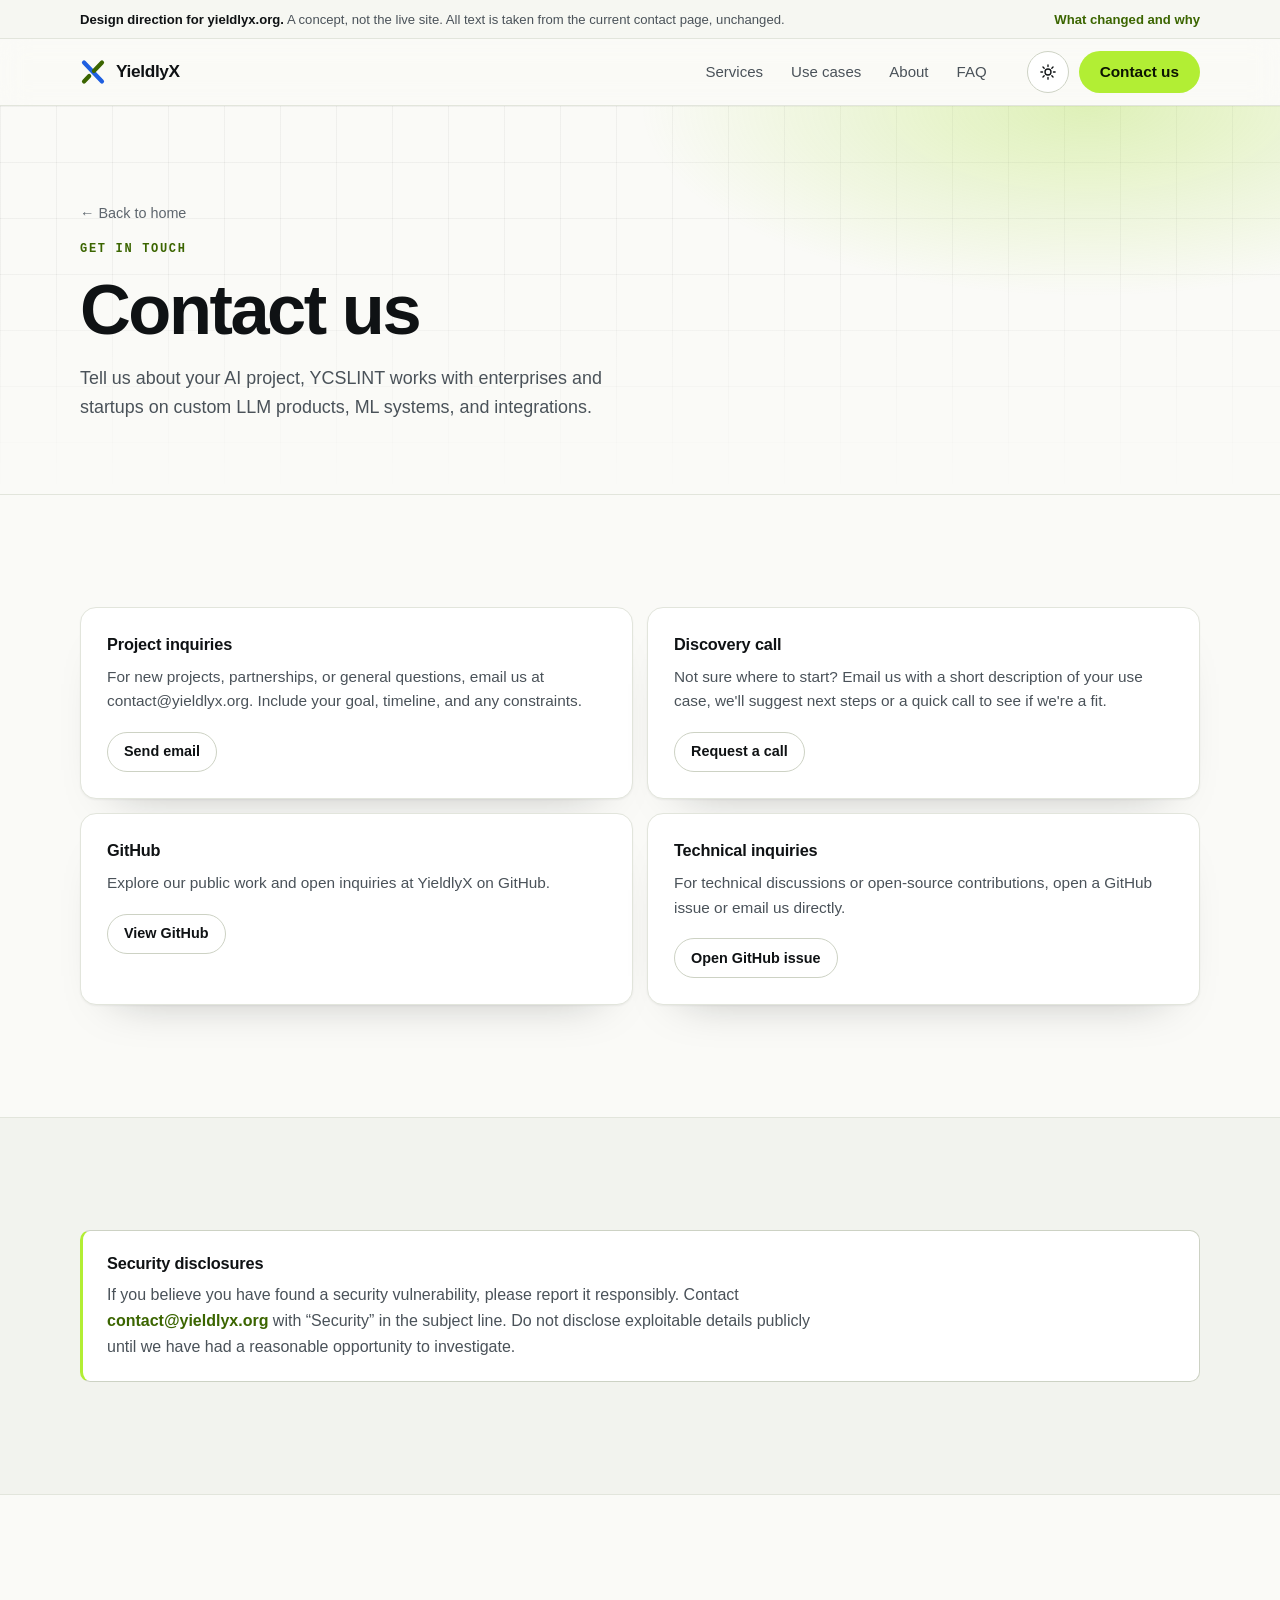
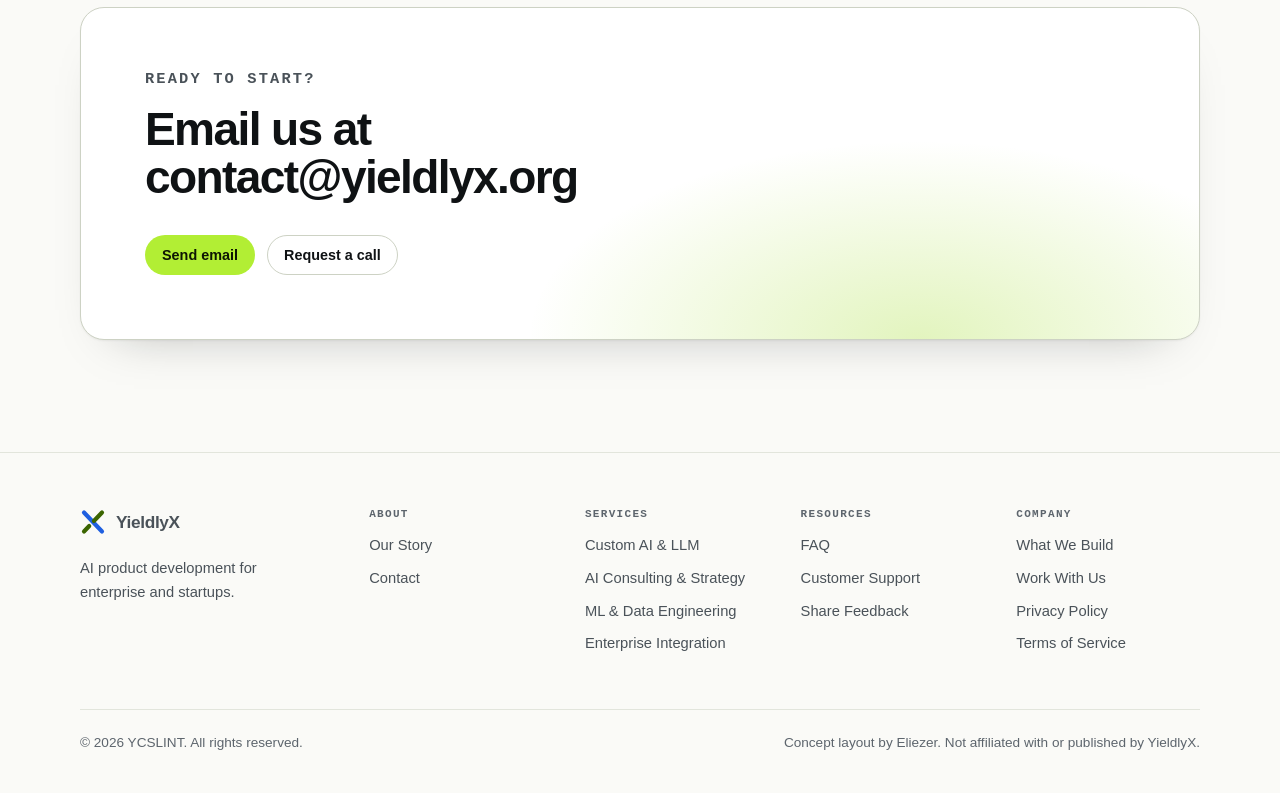
<file: concepts/yieldlyx/contact.html>
<!doctype html>
<html lang="en" data-theme="dark">
<head>
<meta charset="utf-8">
<meta name="viewport" content="width=device-width, initial-scale=1">
<meta name="robots" content="noindex, nofollow">
<link rel="icon" href="data:image/svg+xml,%3Csvg xmlns='http://www.w3.org/2000/svg' viewBox='0 0 26 26'%3E%3Cpath d='M4 3.5 22 22.5' stroke='%235b93ff' stroke-width='4.2' stroke-linecap='round'/%3E%3Cpath d='M22 3.5 13.9 12M4 22.5l5.2-5.5' stroke='%23b7f13d' stroke-width='4.2' stroke-linecap='round'/%3E%3C/svg%3E">
<title>Contact: YieldlyX (concept)</title>
<meta name="description" content="Tell us about your AI project.">
<script>
/* Runs before first paint: saved choice first, then the system preference. No flash on load. */
(function () {
  var theme = 'dark';
  try {
    var saved = localStorage.getItem('yx-theme');
    theme = saved === 'light' || saved === 'dark' ? saved : (matchMedia('(prefers-color-scheme: light)').matches ? 'light' : 'dark');
  } catch (e) {}
  document.documentElement.dataset.theme = theme;
})();
</script>
<link rel="stylesheet" href="site.css">
</head>
<body>
<a class="skip" href="#main">Skip to content</a>

<div class="ribbon"><div class="wrap">
  <span><b>Design direction for yieldlyx.org.</b> A concept, not the live site. All text is taken from the current contact page, unchanged.</span>
  <a href="./#notes">What changed and why</a>
</div></div>

<header><div class="wrap bar">
  <a class="logo" href="./" aria-label="YieldlyX, home">
    <svg viewBox="0 0 26 26" fill="none" aria-hidden="true"><path d="M4 3.5 22 22.5" stroke="var(--blue)" stroke-width="4.2" stroke-linecap="round"/><path d="M22 3.5 13.9 12" stroke="var(--accent-text)" stroke-width="4.2" stroke-linecap="round"/><path d="M4 22.5l5.2-5.5" stroke="var(--accent-text)" stroke-width="4.2" stroke-linecap="round"/></svg>
    YieldlyX
  </a>
  <nav class="main" aria-label="Main">
    <a href="services.html">Services</a>
    <a href="./#use-cases">Use cases</a>
    <a href="about.html">About</a>
    <a href="./#faq">FAQ</a>
  </nav>
  <div class="tools">
    <button class="theme" id="theme" type="button" aria-label="Switch to light theme" title="Switch theme">
      <svg class="moon" viewBox="0 0 24 24" fill="none" stroke="currentColor" stroke-width="1.8" stroke-linecap="round" stroke-linejoin="round" aria-hidden="true"><path d="M20 14.5A8 8 0 0 1 9.5 4a8 8 0 1 0 10.5 10.5Z"/></svg>
      <svg class="sun" viewBox="0 0 24 24" fill="none" stroke="currentColor" stroke-width="1.8" stroke-linecap="round" aria-hidden="true"><circle cx="12" cy="12" r="4"/><path d="M12 2.5v2.2M12 19.3v2.2M2.5 12h2.2M19.3 12h2.2M5.3 5.3l1.6 1.6M17.1 17.1l1.6 1.6M18.7 5.3l-1.6 1.6M6.9 17.1l-1.6 1.6"/></svg>
    </button>
    <a class="btn btn-primary" href="contact.html">Contact us</a>
  </div>
</div></header>

<main id="main">
<section class="page-hero"><div class="wrap">
  <p class="crumb"><a href="./">&larr; Back to home</a></p>
  <p class="eyebrow">Get in touch</p>
  <h1>Contact us</h1>
  <p class="lede">Tell us about your AI project, YCSLINT works with enterprises and startups on custom LLM products, ML systems, and integrations.</p>
</div></section>
<section id="ways"><div class="wrap">
  <div class="grid-2">
  <article class="card"><h3>Project inquiries</h3><p>For new projects, partnerships, or general questions, email us at contact@yieldlyx.org. Include your goal, timeline, and any constraints.</p><a class="btn btn-ghost" href="mailto:contact@yieldlyx.org">Send email</a></article>
  <article class="card"><h3>Discovery call</h3><p>Not sure where to start? Email us with a short description of your use case, we&#x27;ll suggest next steps or a quick call to see if we&#x27;re a fit.</p><a class="btn btn-ghost" href="mailto:contact@yieldlyx.org">Request a call</a></article>
  <article class="card"><h3>GitHub</h3><p>Explore our public work and open inquiries at YieldlyX on GitHub.</p><a class="btn btn-ghost" href="https://github.com/YieldlyX">View GitHub</a></article>
  <article class="card"><h3>Technical inquiries</h3><p>For technical discussions or open-source contributions, open a GitHub issue or email us directly.</p><a class="btn btn-ghost" href="https://github.com/YieldlyX">Open GitHub issue</a></article>
</div>
</div></section>
<section class="soft" id="disclosures"><div class="wrap">
  <div class="notice">
    <h3>Security disclosures</h3>
    <p>If you believe you have found a security vulnerability, please report it responsibly. Contact <a href="mailto:contact@yieldlyx.org">contact@yieldlyx.org</a> with &ldquo;Security&rdquo; in the subject line. Do not disclose exploitable details publicly until we have had a reasonable opportunity to investigate.</p>
  </div>
</div></section>
<section class="close"><div class="wrap">
  <div class="card">
    <p class="eyebrow">Ready to start?</p>
    <h2>Email us at contact@yieldlyx.org</h2>
    
    <div class="cta">
      <a class="btn btn-primary" href="mailto:contact@yieldlyx.org">Send email</a>
      <a class="btn btn-ghost" href="mailto:contact@yieldlyx.org">Request a call</a>
    </div>
  </div>
</div></section>
</main>

<footer><div class="wrap">
  <div class="cols">
    <div>
      <a class="logo" href="./"><svg viewBox="0 0 26 26" fill="none" aria-hidden="true"><path d="M4 3.5 22 22.5" stroke="var(--blue)" stroke-width="4.2" stroke-linecap="round"/><path d="M22 3.5 13.9 12" stroke="var(--accent-text)" stroke-width="4.2" stroke-linecap="round"/><path d="M4 22.5l5.2-5.5" stroke="var(--accent-text)" stroke-width="4.2" stroke-linecap="round"/></svg>YieldlyX</a>
      <p style="margin-top:14px;max-width:30ch">AI product development for enterprise and startups.</p>
    </div>
    <div><h3>About</h3><ul><li><a href="about.html">Our Story</a></li><li><a href="contact.html">Contact</a></li></ul></div>
    <div><h3>Services</h3><ul><li><a href="services.html">Custom AI &amp; LLM</a></li><li><a href="services.html">AI Consulting &amp; Strategy</a></li><li><a href="services.html">ML &amp; Data Engineering</a></li><li><a href="services.html">Enterprise Integration</a></li></ul></div>
    <div><h3>Resources</h3><ul><li><a href="./#faq">FAQ</a></li><li><a href="mailto:contact@yieldlyx.org">Customer Support</a></li><li><a href="mailto:contact@yieldlyx.org">Share Feedback</a></li></ul></div>
    <div><h3>Company</h3><ul><li><a href="services.html">What We Build</a></li><li><a href="contact.html">Work With Us</a></li><li><a href="./">Privacy Policy</a></li><li><a href="./">Terms of Service</a></li></ul></div>
  </div>
  <div class="legal"><span>&copy; 2026 YCSLINT. All rights reserved.</span><span>Concept layout by Eliezer. Not affiliated with or published by YieldlyX.</span></div>
</div></footer>

<script>
(function () {
  var root = document.documentElement, button = document.getElementById('theme');
  function label() { button.setAttribute('aria-label', 'Switch to ' + (root.dataset.theme === 'dark' ? 'light' : 'dark') + ' theme'); }
  button.addEventListener('click', function () {
    root.dataset.theme = root.dataset.theme === 'dark' ? 'light' : 'dark';
    try { localStorage.setItem('yx-theme', root.dataset.theme); } catch (e) {}
    label();
  });
  label();
})();
</script>
</body>
</html>
</file>
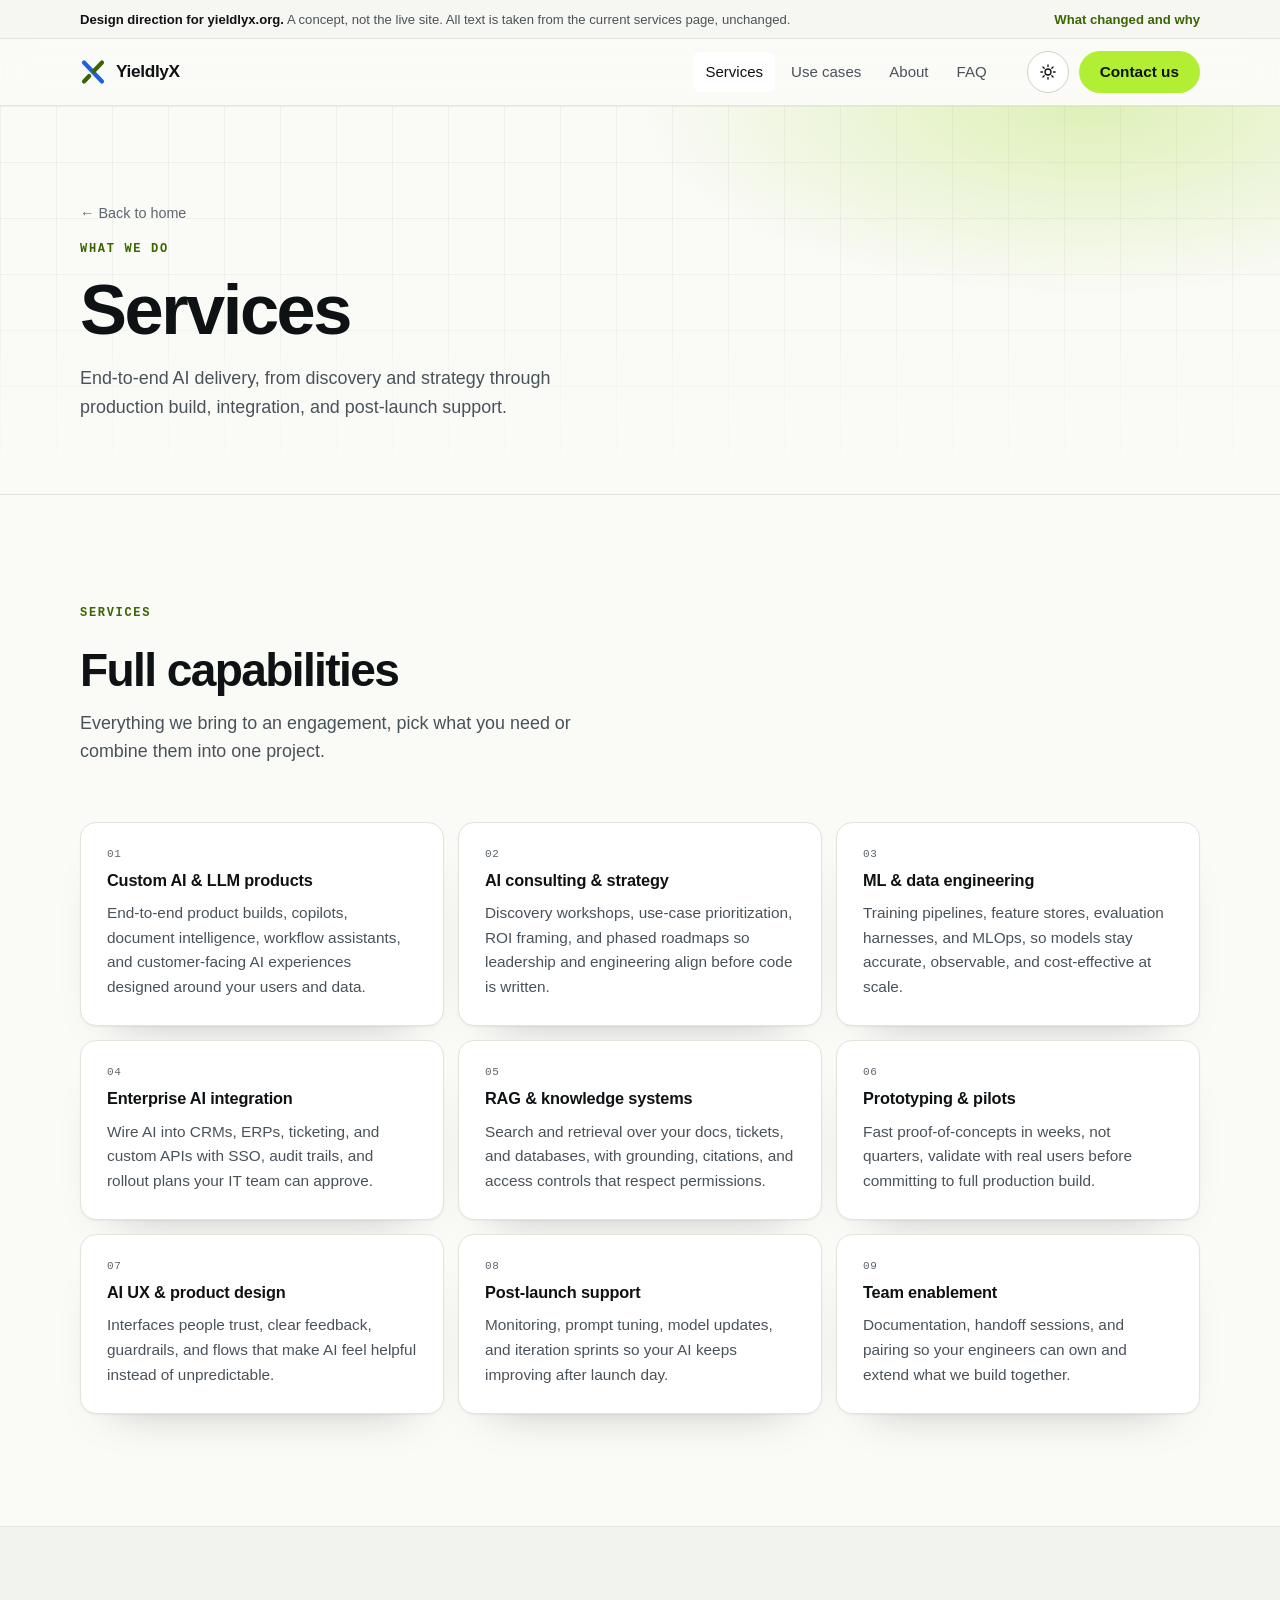
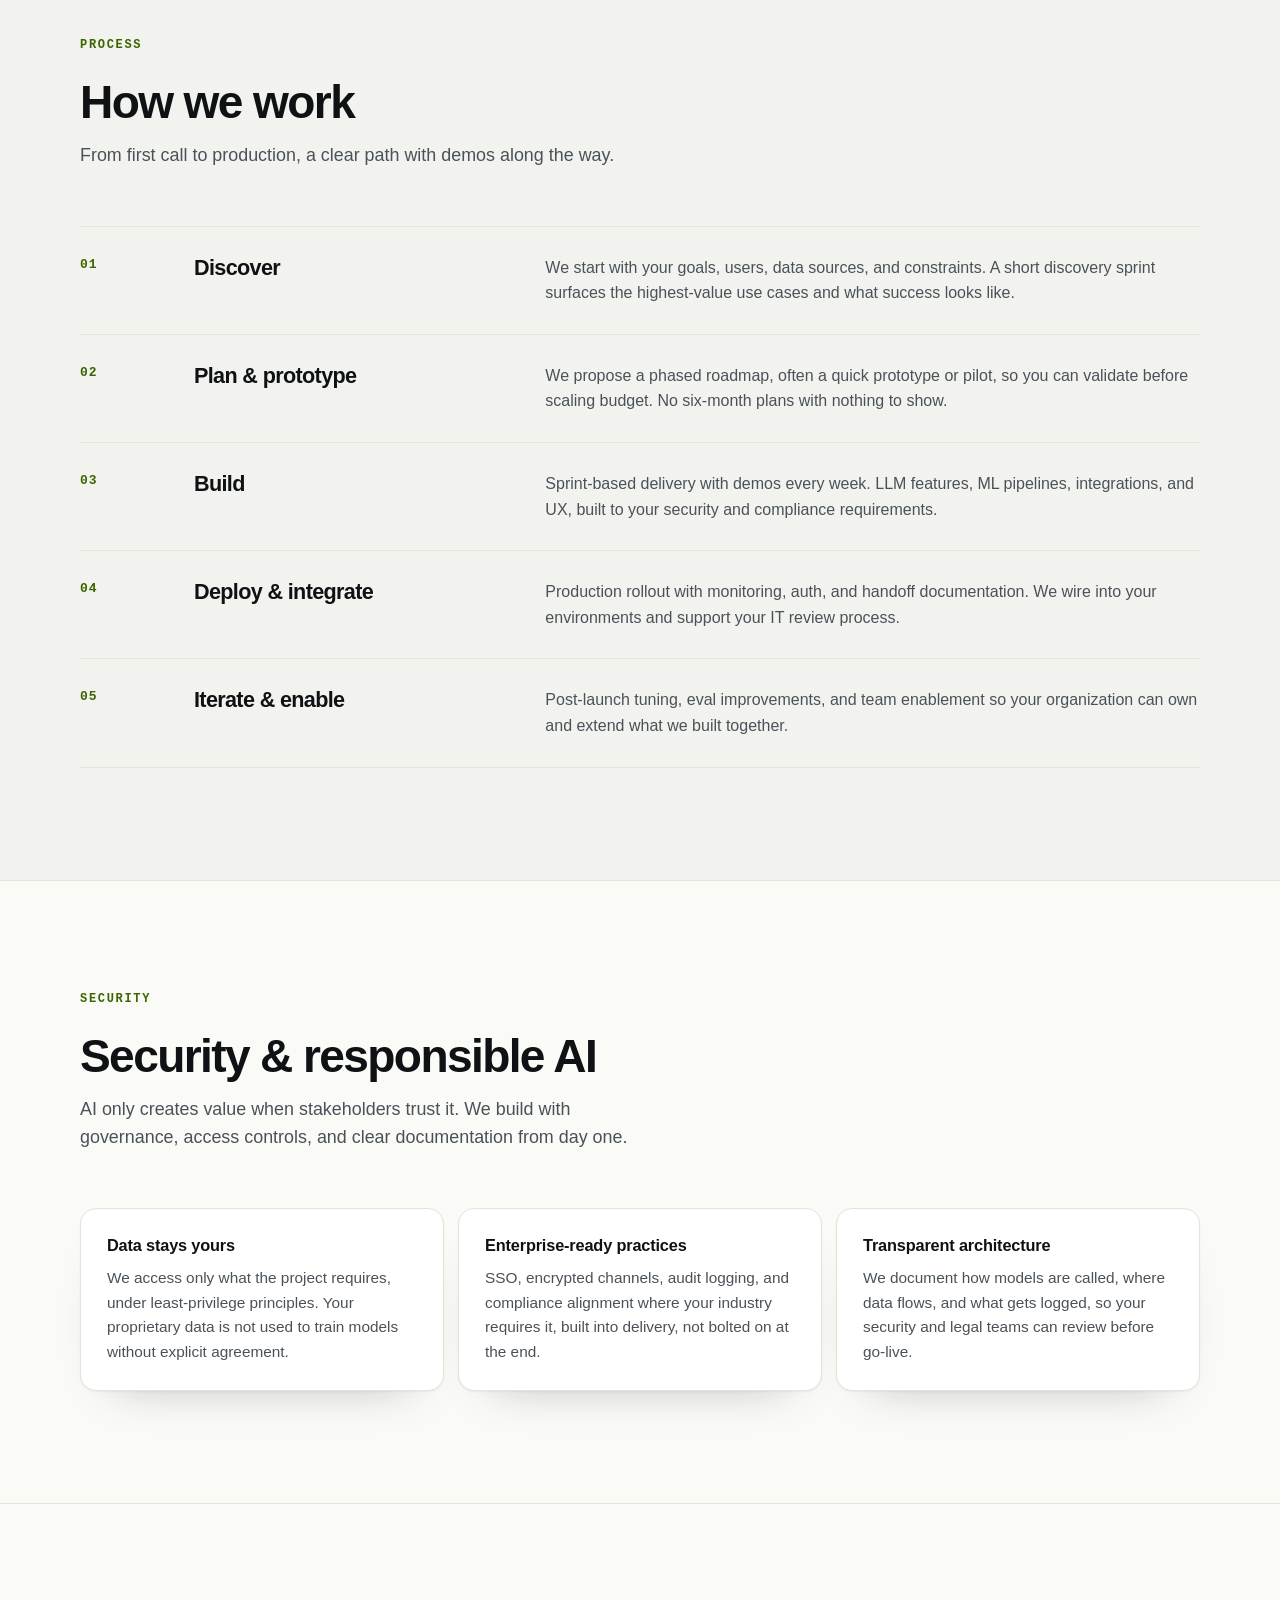
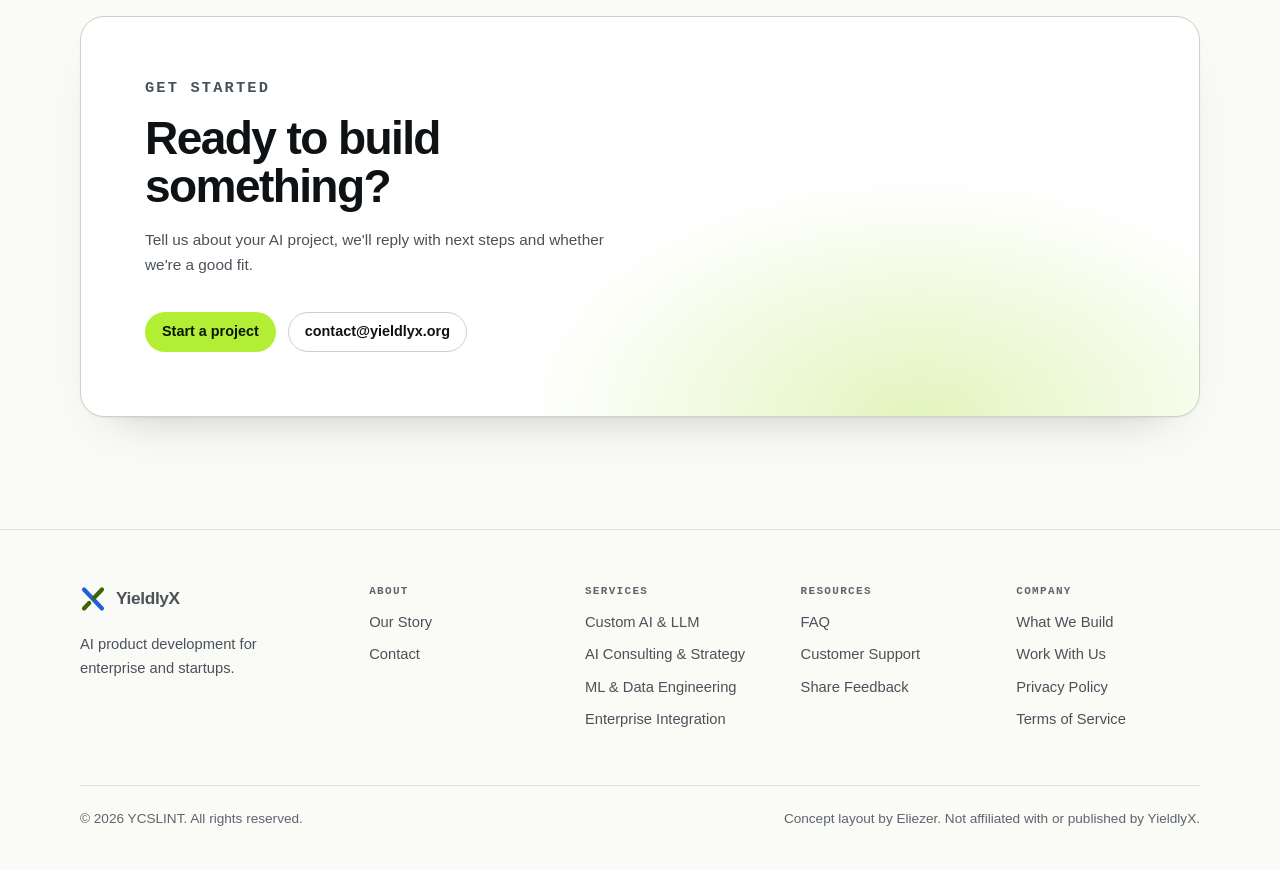
<file: concepts/yieldlyx/services.html>
<!doctype html>
<html lang="en" data-theme="dark">
<head>
<meta charset="utf-8">
<meta name="viewport" content="width=device-width, initial-scale=1">
<meta name="robots" content="noindex, nofollow">
<link rel="icon" href="data:image/svg+xml,%3Csvg xmlns='http://www.w3.org/2000/svg' viewBox='0 0 26 26'%3E%3Cpath d='M4 3.5 22 22.5' stroke='%235b93ff' stroke-width='4.2' stroke-linecap='round'/%3E%3Cpath d='M22 3.5 13.9 12M4 22.5l5.2-5.5' stroke='%23b7f13d' stroke-width='4.2' stroke-linecap='round'/%3E%3C/svg%3E">
<title>Services: YieldlyX (concept)</title>
<meta name="description" content="End-to-end AI delivery, from discovery and strategy through production build, integration, and post-launch support.">
<script>
/* Runs before first paint: saved choice first, then the system preference. No flash on load. */
(function () {
  var theme = 'dark';
  try {
    var saved = localStorage.getItem('yx-theme');
    theme = saved === 'light' || saved === 'dark' ? saved : (matchMedia('(prefers-color-scheme: light)').matches ? 'light' : 'dark');
  } catch (e) {}
  document.documentElement.dataset.theme = theme;
})();
</script>
<link rel="stylesheet" href="site.css">
</head>
<body>
<a class="skip" href="#main">Skip to content</a>

<div class="ribbon"><div class="wrap">
  <span><b>Design direction for yieldlyx.org.</b> A concept, not the live site. All text is taken from the current services page, unchanged.</span>
  <a href="./#notes">What changed and why</a>
</div></div>

<header><div class="wrap bar">
  <a class="logo" href="./" aria-label="YieldlyX, home">
    <svg viewBox="0 0 26 26" fill="none" aria-hidden="true"><path d="M4 3.5 22 22.5" stroke="var(--blue)" stroke-width="4.2" stroke-linecap="round"/><path d="M22 3.5 13.9 12" stroke="var(--accent-text)" stroke-width="4.2" stroke-linecap="round"/><path d="M4 22.5l5.2-5.5" stroke="var(--accent-text)" stroke-width="4.2" stroke-linecap="round"/></svg>
    YieldlyX
  </a>
  <nav class="main" aria-label="Main">
    <a href="services.html" aria-current="page">Services</a>
    <a href="./#use-cases">Use cases</a>
    <a href="about.html">About</a>
    <a href="./#faq">FAQ</a>
  </nav>
  <div class="tools">
    <button class="theme" id="theme" type="button" aria-label="Switch to light theme" title="Switch theme">
      <svg class="moon" viewBox="0 0 24 24" fill="none" stroke="currentColor" stroke-width="1.8" stroke-linecap="round" stroke-linejoin="round" aria-hidden="true"><path d="M20 14.5A8 8 0 0 1 9.5 4a8 8 0 1 0 10.5 10.5Z"/></svg>
      <svg class="sun" viewBox="0 0 24 24" fill="none" stroke="currentColor" stroke-width="1.8" stroke-linecap="round" aria-hidden="true"><circle cx="12" cy="12" r="4"/><path d="M12 2.5v2.2M12 19.3v2.2M2.5 12h2.2M19.3 12h2.2M5.3 5.3l1.6 1.6M17.1 17.1l1.6 1.6M18.7 5.3l-1.6 1.6M6.9 17.1l-1.6 1.6"/></svg>
    </button>
    <a class="btn btn-primary" href="contact.html">Contact us</a>
  </div>
</div></header>

<main id="main">
<section class="page-hero"><div class="wrap">
  <p class="crumb"><a href="./">&larr; Back to home</a></p>
  <p class="eyebrow">What we do</p>
  <h1>Services</h1>
  <p class="lede">End-to-end AI delivery, from discovery and strategy through production build, integration, and post-launch support.</p>
</div></section>
<section id="capabilities"><div class="wrap">
  <div class="head"><p class="eyebrow">Services</p><h2>Full capabilities</h2><p class="lede">Everything we bring to an engagement, pick what you need or combine them into one project.</p></div>
  <div class="grid-3">
  <article class="card"><i>01</i><h3>Custom AI &amp; LLM products</h3><p>End-to-end product builds, copilots, document intelligence, workflow assistants, and customer-facing AI experiences designed around your users and data.</p></article>
  <article class="card"><i>02</i><h3>AI consulting &amp; strategy</h3><p>Discovery workshops, use-case prioritization, ROI framing, and phased roadmaps so leadership and engineering align before code is written.</p></article>
  <article class="card"><i>03</i><h3>ML &amp; data engineering</h3><p>Training pipelines, feature stores, evaluation harnesses, and MLOps, so models stay accurate, observable, and cost-effective at scale.</p></article>
  <article class="card"><i>04</i><h3>Enterprise AI integration</h3><p>Wire AI into CRMs, ERPs, ticketing, and custom APIs with SSO, audit trails, and rollout plans your IT team can approve.</p></article>
  <article class="card"><i>05</i><h3>RAG &amp; knowledge systems</h3><p>Search and retrieval over your docs, tickets, and databases, with grounding, citations, and access controls that respect permissions.</p></article>
  <article class="card"><i>06</i><h3>Prototyping &amp; pilots</h3><p>Fast proof-of-concepts in weeks, not quarters, validate with real users before committing to full production build.</p></article>
  <article class="card"><i>07</i><h3>AI UX &amp; product design</h3><p>Interfaces people trust, clear feedback, guardrails, and flows that make AI feel helpful instead of unpredictable.</p></article>
  <article class="card"><i>08</i><h3>Post-launch support</h3><p>Monitoring, prompt tuning, model updates, and iteration sprints so your AI keeps improving after launch day.</p></article>
  <article class="card"><i>09</i><h3>Team enablement</h3><p>Documentation, handoff sessions, and pairing so your engineers can own and extend what we build together.</p></article>
</div>
</div></section>
<section class="soft" id="process"><div class="wrap">
  <div class="head"><p class="eyebrow">Process</p><h2>How we work</h2><p class="lede">From first call to production, a clear path with demos along the way.</p></div>
  <ol class="rows">
    <li><i>01</i><h3>Discover</h3><p>We start with your goals, users, data sources, and constraints. A short discovery sprint surfaces the highest-value use cases and what success looks like.</p></li>
    <li><i>02</i><h3>Plan &amp; prototype</h3><p>We propose a phased roadmap, often a quick prototype or pilot, so you can validate before scaling budget. No six-month plans with nothing to show.</p></li>
    <li><i>03</i><h3>Build</h3><p>Sprint-based delivery with demos every week. LLM features, ML pipelines, integrations, and UX, built to your security and compliance requirements.</p></li>
    <li><i>04</i><h3>Deploy &amp; integrate</h3><p>Production rollout with monitoring, auth, and handoff documentation. We wire into your environments and support your IT review process.</p></li>
    <li><i>05</i><h3>Iterate &amp; enable</h3><p>Post-launch tuning, eval improvements, and team enablement so your organization can own and extend what we built together.</p></li>
  </ol>
</div></section>
<section id="security"><div class="wrap">
  <div class="head"><p class="eyebrow">Security</p><h2>Security &amp; responsible AI</h2><p class="lede">AI only creates value when stakeholders trust it. We build with governance, access controls, and clear documentation from day one.</p></div>
  <div class="grid-3">
  <article class="card"><h3>Data stays yours</h3><p>We access only what the project requires, under least-privilege principles. Your proprietary data is not used to train models without explicit agreement.</p></article>
  <article class="card"><h3>Enterprise-ready practices</h3><p>SSO, encrypted channels, audit logging, and compliance alignment where your industry requires it, built into delivery, not bolted on at the end.</p></article>
  <article class="card"><h3>Transparent architecture</h3><p>We document how models are called, where data flows, and what gets logged, so your security and legal teams can review before go-live.</p></article>
</div>
</div></section>
<section class="close"><div class="wrap">
  <div class="card">
    <p class="eyebrow">Get started</p>
    <h2>Ready to build something?</h2>
    <p class="lede">Tell us about your AI project, we&#x27;ll reply with next steps and whether we&#x27;re a good fit.</p>
    <div class="cta">
      <a class="btn btn-primary" href="mailto:contact@yieldlyx.org">Start a project</a>
      <a class="btn btn-ghost" href="mailto:contact@yieldlyx.org">contact@yieldlyx.org</a>
    </div>
  </div>
</div></section>
</main>

<footer><div class="wrap">
  <div class="cols">
    <div>
      <a class="logo" href="./"><svg viewBox="0 0 26 26" fill="none" aria-hidden="true"><path d="M4 3.5 22 22.5" stroke="var(--blue)" stroke-width="4.2" stroke-linecap="round"/><path d="M22 3.5 13.9 12" stroke="var(--accent-text)" stroke-width="4.2" stroke-linecap="round"/><path d="M4 22.5l5.2-5.5" stroke="var(--accent-text)" stroke-width="4.2" stroke-linecap="round"/></svg>YieldlyX</a>
      <p style="margin-top:14px;max-width:30ch">AI product development for enterprise and startups.</p>
    </div>
    <div><h3>About</h3><ul><li><a href="about.html">Our Story</a></li><li><a href="contact.html">Contact</a></li></ul></div>
    <div><h3>Services</h3><ul><li><a href="services.html">Custom AI &amp; LLM</a></li><li><a href="services.html">AI Consulting &amp; Strategy</a></li><li><a href="services.html">ML &amp; Data Engineering</a></li><li><a href="services.html">Enterprise Integration</a></li></ul></div>
    <div><h3>Resources</h3><ul><li><a href="./#faq">FAQ</a></li><li><a href="mailto:contact@yieldlyx.org">Customer Support</a></li><li><a href="mailto:contact@yieldlyx.org">Share Feedback</a></li></ul></div>
    <div><h3>Company</h3><ul><li><a href="services.html">What We Build</a></li><li><a href="contact.html">Work With Us</a></li><li><a href="./">Privacy Policy</a></li><li><a href="./">Terms of Service</a></li></ul></div>
  </div>
  <div class="legal"><span>&copy; 2026 YCSLINT. All rights reserved.</span><span>Concept layout by Eliezer. Not affiliated with or published by YieldlyX.</span></div>
</div></footer>

<script>
(function () {
  var root = document.documentElement, button = document.getElementById('theme');
  function label() { button.setAttribute('aria-label', 'Switch to ' + (root.dataset.theme === 'dark' ? 'light' : 'dark') + ' theme'); }
  button.addEventListener('click', function () {
    root.dataset.theme = root.dataset.theme === 'dark' ? 'light' : 'dark';
    try { localStorage.setItem('yx-theme', root.dataset.theme); } catch (e) {}
    label();
  });
  label();
})();
</script>
</body>
</html>
</file>
<file: brew-bar/styles.css>
/* Colours come from Telegram's theme when the app runs inside the client,
   and fall back to this palette in a regular browser. */
:root {
  --bg: var(--tg-theme-secondary-bg-color, #f3f1ee);
  --surface: var(--tg-theme-bg-color, #ffffff);
  --text: var(--tg-theme-text-color, #1b1a18);
  --hint: var(--tg-theme-hint-color, #8a857d);
  --accent: var(--tg-theme-button-color, #c2571a);
  --on-accent: var(--tg-theme-button-text-color, #ffffff);
  --line: color-mix(in srgb, var(--text) 9%, transparent);
  --soft: color-mix(in srgb, var(--accent) 12%, transparent);
  --radius: 20px;
  --safe-b: env(safe-area-inset-bottom, 0px);
  --ease: cubic-bezier(.2, .8, .2, 1);
}

@media (prefers-color-scheme: dark) {
  :root {
    --bg: var(--tg-theme-secondary-bg-color, #131211);
    --surface: var(--tg-theme-bg-color, #1e1c1a);
    --text: var(--tg-theme-text-color, #f4f1ec);
    --hint: var(--tg-theme-hint-color, #9a948b);
    --accent: var(--tg-theme-button-color, #e8823f);
  }
}

* { box-sizing: border-box; -webkit-tap-highlight-color: transparent; }

/* App-like scrolling: the page scrolls, the bar stays out of the way. */
html { scrollbar-width: none; }
html::-webkit-scrollbar { display: none; }
html, body { margin: 0; height: 100%; }

body {
  background: var(--bg);
  color: var(--text);
  font: 400 15px/1.4 -apple-system, BlinkMacSystemFont, "Segoe UI", Roboto, "Helvetica Neue", Arial, sans-serif;
  -webkit-font-smoothing: antialiased;
  overscroll-behavior-y: none;
}

button, input, textarea { font: inherit; color: inherit; }
button { cursor: pointer; border: 0; background: none; padding: 0; }
[hidden] { display: none !important; }

.app { max-width: 560px; margin: 0 auto; padding-bottom: calc(104px + var(--safe-b)); }

/* ---------- header ---------- */
.top {
  position: sticky; top: 0; z-index: 5;
  padding: 16px 16px 0;
  background: color-mix(in srgb, var(--bg) 86%, transparent);
  backdrop-filter: saturate(1.6) blur(14px);
  -webkit-backdrop-filter: saturate(1.6) blur(14px);
}
.top__row { display: flex; align-items: flex-end; justify-content: space-between; gap: 12px; }
.top__hint { margin: 0; color: var(--hint); font-size: 13px; }
.top__title { margin: 0; font-size: 28px; font-weight: 750; letter-spacing: -.02em; }

.pill {
  display: inline-flex; align-items: center; gap: 6px;
  padding: 8px 12px 8px 10px; border-radius: 999px;
  background: var(--surface); font-size: 13px; font-weight: 600;
  box-shadow: 0 0 0 1px var(--line);
}
.pill svg, .search svg { width: 18px; height: 18px; fill: none; stroke: currentColor; stroke-width: 1.8; stroke-linecap: round; stroke-linejoin: round; }
.pill svg { color: var(--accent); }

.search {
  display: flex; align-items: center; gap: 8px; margin-top: 14px;
  padding: 0 12px; height: 44px; border-radius: 14px;
  background: var(--surface); box-shadow: 0 0 0 1px var(--line); color: var(--hint);
}
.search input { flex: 1; min-width: 0; border: 0; outline: 0; background: none; color: var(--text); }
.search input::placeholder { color: var(--hint); }
.search:focus-within { box-shadow: 0 0 0 2px var(--accent); }

.tabs { display: flex; gap: 8px; margin: 12px -16px 0; padding: 0 16px 12px; overflow-x: auto; scrollbar-width: none; }
.tabs::-webkit-scrollbar { display: none; }
.tab {
  flex: none; padding: 8px 14px; border-radius: 999px; font-size: 14px; font-weight: 600;
  color: var(--hint); transition: background .2s, color .2s;
}
.tab[aria-selected="true"] { background: var(--text); color: var(--bg); }

/* ---------- catalogue ---------- */
.grid { display: grid; grid-template-columns: repeat(2, minmax(0, 1fr)); gap: 12px; padding: 4px 16px 0; }
@media (min-width: 520px) { .grid { grid-template-columns: repeat(3, minmax(0, 1fr)); } }

.card {
  position: relative; display: flex; flex-direction: column; text-align: left;
  background: var(--surface); border-radius: var(--radius); overflow: hidden;
  box-shadow: 0 0 0 1px var(--line);
  animation: rise .45s var(--ease) both; animation-delay: calc(var(--i, 0) * 35ms);
  transition: transform .15s var(--ease);
}
.card:active { transform: scale(.975); }
.card__art { aspect-ratio: 1 / .86; display: grid; place-items: center; background: var(--tone); }
.card__art svg { width: 62%; height: auto; filter: drop-shadow(0 10px 12px rgb(0 0 0 / .16)); }
.card__body { padding: 10px 12px 12px; display: grid; gap: 2px; }
.card__name { font-weight: 650; letter-spacing: -.01em; }
.card__note { color: var(--hint); font-size: 12.5px; white-space: nowrap; overflow: hidden; text-overflow: ellipsis; }
.card__foot { display: flex; align-items: center; justify-content: space-between; margin-top: 8px; }
.card__price { font-weight: 700; font-variant-numeric: tabular-nums; }
.card__add {
  width: 30px; height: 30px; border-radius: 50%; display: grid; place-items: center;
  background: var(--soft); color: var(--accent); font-size: 20px; line-height: 1; font-weight: 500;
}
.card__badge {
  position: absolute; top: 10px; left: 10px; padding: 3px 8px; border-radius: 999px;
  background: rgb(255 255 255 / .86); color: #1b1a18; font-size: 11px; font-weight: 700; letter-spacing: .02em;
}
.card__qty {
  position: absolute; top: 10px; right: 10px; min-width: 24px; height: 24px; padding: 0 7px; border-radius: 999px;
  display: grid; place-items: center; background: var(--accent); color: var(--on-accent); font-size: 12px; font-weight: 700;
}

.empty { text-align: center; color: var(--hint); padding: 48px 16px; }

@keyframes rise { from { opacity: 0; transform: translateY(10px); } }

/* ---------- cart bar ---------- */
.cartbar {
  position: fixed; left: 50%; bottom: calc(16px + var(--safe-b)); transform: translateX(-50%);
  width: min(528px, calc(100% - 32px)); height: 56px; padding: 0 18px 0 12px; z-index: 6;
  display: flex; align-items: center; gap: 12px; border-radius: 18px;
  background: var(--accent); color: var(--on-accent); font-weight: 650;
  box-shadow: 0 12px 28px -10px color-mix(in srgb, var(--accent) 70%, transparent);
  animation: pop .35s var(--ease);
}
.cartbar__count { min-width: 32px; height: 32px; padding: 0 9px; border-radius: 11px; display: grid; place-items: center; background: rgb(255 255 255 / .2); font-variant-numeric: tabular-nums; }
.cartbar__label { flex: 1; text-align: left; }
.cartbar__total { font-variant-numeric: tabular-nums; }
@keyframes pop { from { opacity: 0; transform: translate(-50%, 16px); } }

/* ---------- product sheet ---------- */
.scrim { position: fixed; inset: 0; z-index: 10; background: rgb(0 0 0 / .42); animation: fade .25s both; }
@keyframes fade { from { opacity: 0; } }

.sheet {
  position: fixed; left: 50%; bottom: 0; z-index: 11; transform: translateX(-50%);
  width: min(560px, 100%); max-height: 92dvh; overflow-y: auto;
  background: var(--surface); border-radius: 28px 28px 0 0;
  scrollbar-width: none;
  animation: slide .38s var(--ease) both;
}
.sheet::-webkit-scrollbar, .page::-webkit-scrollbar { display: none; }
@keyframes slide { from { transform: translate(-50%, 100%); } }

.sheet__art { position: relative; height: 210px; display: grid; place-items: center; background: var(--tone); border-radius: 28px 28px 0 0; }
.sheet__art svg { height: 150px; width: auto; filter: drop-shadow(0 14px 16px rgb(0 0 0 / .18)); }
.sheet__close {
  position: absolute; top: 12px; right: 12px; width: 34px; height: 34px; border-radius: 50%;
  background: rgb(255 255 255 / .78); color: #1b1a18; font-size: 20px; line-height: 1; display: grid; place-items: center;
}
.sheet__body { padding: 18px 20px 4px; }
.sheet__title { margin: 0; font-size: 23px; font-weight: 750; letter-spacing: -.02em; }
.sheet__desc { margin: 6px 0 0; color: var(--hint); }
.sheet__meta { display: flex; gap: 14px; margin-top: 10px; color: var(--hint); font-size: 13px; }

.group { margin-top: 20px; }
.group__label { display: flex; justify-content: space-between; margin-bottom: 8px; font-size: 13px; font-weight: 650; letter-spacing: .02em; text-transform: uppercase; color: var(--hint); }
.chips { display: flex; flex-wrap: wrap; gap: 8px; }
.chip {
  padding: 9px 14px; border-radius: 12px; box-shadow: inset 0 0 0 1px var(--line);
  font-weight: 550; transition: background .15s, color .15s, box-shadow .15s;
}
.chip small { color: var(--hint); font-weight: 500; margin-left: 4px; }
.chip[aria-pressed="true"] { background: var(--soft); color: var(--accent); box-shadow: inset 0 0 0 1.5px var(--accent); }
.chip[aria-pressed="true"] small { color: inherit; opacity: .8; }

.sheet__foot { position: sticky; bottom: 0; display: flex; gap: 12px; padding: 18px 20px calc(16px + var(--safe-b)); margin-top: 8px; background: linear-gradient(transparent, var(--surface) 22%); }

.stepper { display: flex; align-items: center; height: 52px; border-radius: 16px; box-shadow: inset 0 0 0 1px var(--line); }
.stepper button { width: 44px; height: 100%; font-size: 22px; color: var(--accent); }
.stepper button:disabled { color: var(--hint); opacity: .5; }
.stepper output { min-width: 22px; text-align: center; font-weight: 700; font-variant-numeric: tabular-nums; }
.stepper--sm { height: 34px; border-radius: 11px; }
.stepper--sm button { width: 32px; font-size: 18px; }

.btn {
  flex: 1; height: 52px; padding: 0 18px; border-radius: 16px; background: var(--accent); color: var(--on-accent);
  font-weight: 700; display: flex; align-items: center; justify-content: space-between; gap: 12px;
  transition: transform .12s var(--ease), opacity .2s;
}
.btn:active { transform: scale(.98); }
.btn--center { justify-content: center; }
.btn--ghost { background: var(--soft); color: var(--accent); }

/* ---------- checkout ---------- */
.page { position: fixed; inset: 0; z-index: 20; overflow-y: auto; scrollbar-width: none; background: var(--bg); animation: enter .32s var(--ease) both; }
@keyframes enter { from { opacity: 0; transform: translateX(24px); } }
.page__inner { max-width: 560px; margin: 0 auto; padding: 14px 16px calc(120px + var(--safe-b)); }
.page__bar { display: flex; align-items: center; gap: 8px; height: 44px; }
.page__back { width: 36px; height: 36px; border-radius: 50%; display: grid; place-items: center; background: var(--surface); box-shadow: 0 0 0 1px var(--line); font-size: 18px; }
.page__title { margin: 0; font-size: 20px; font-weight: 750; letter-spacing: -.01em; }

.block { margin-top: 14px; padding: 4px 14px; background: var(--surface); border-radius: var(--radius); box-shadow: 0 0 0 1px var(--line); }
.line { display: flex; align-items: center; gap: 12px; padding: 12px 0; }
.line + .line { border-top: 1px solid var(--line); }
.line__art { flex: none; width: 46px; height: 46px; border-radius: 13px; display: grid; place-items: center; background: var(--tone); }
.line__art svg { width: 30px; height: auto; }
.line__text { flex: 1; min-width: 0; }
.line__name { font-weight: 650; }
.line__opts { color: var(--hint); font-size: 12.5px; white-space: nowrap; overflow: hidden; text-overflow: ellipsis; }
.line__price { font-weight: 700; font-variant-numeric: tabular-nums; min-width: 54px; text-align: right; }

.field { display: flex; align-items: center; justify-content: space-between; gap: 12px; padding: 13px 0; }
.field + .field { border-top: 1px solid var(--line); }
.field__label { color: var(--hint); }
.seg { display: flex; padding: 3px; border-radius: 12px; background: var(--bg); }
.seg button { padding: 6px 12px; border-radius: 9px; font-size: 13.5px; font-weight: 600; color: var(--hint); }
.seg button[aria-pressed="true"] { background: var(--surface); color: var(--text); box-shadow: 0 1px 3px rgb(0 0 0 / .12); }
.note { width: 100%; min-height: 44px; margin: 10px 0; padding: 0; resize: none; border: 0; outline: 0; background: none; }
.note::placeholder { color: var(--hint); }

.sum { display: flex; justify-content: space-between; padding: 6px 0; color: var(--hint); font-variant-numeric: tabular-nums; }
.sum--total { padding: 12px 0; margin-top: 4px; border-top: 1px solid var(--line); color: var(--text); font-size: 17px; font-weight: 750; }

.paybar { position: fixed; left: 50%; bottom: 0; transform: translateX(-50%); width: min(560px, 100%); padding: 12px 16px calc(16px + var(--safe-b)); background: linear-gradient(transparent, var(--bg) 30%); display: flex; }
.in-telegram .paybar { display: none; } /* Telegram draws its own main button */

/* ---------- confirmation ---------- */
.page--center { display: grid; place-items: center; text-align: center; padding: 24px; }
.done__ring { width: 96px; height: 96px; margin: 0 auto 20px; border-radius: 50%; display: grid; place-items: center; background: var(--soft); color: var(--accent); animation: bloom .6s var(--ease) both; }
.done__ring svg { width: 46px; height: 46px; fill: none; stroke: currentColor; stroke-width: 2.6; stroke-linecap: round; stroke-linejoin: round; stroke-dasharray: 40; stroke-dashoffset: 40; animation: draw .5s .25s ease-out forwards; }
@keyframes bloom { from { transform: scale(.4); opacity: 0; } }
@keyframes draw { to { stroke-dashoffset: 0; } }
.done__title { margin: 0; font-size: 24px; font-weight: 750; letter-spacing: -.02em; }
.done__text { margin: 8px auto 24px; max-width: 30ch; color: var(--hint); }
.done__btn { display: inline-flex; flex: none; padding: 0 28px; }
.done__code { display: inline-block; margin-bottom: 26px; padding: 10px 18px; border-radius: 14px; background: var(--surface); box-shadow: 0 0 0 1px var(--line); font-size: 22px; font-weight: 750; letter-spacing: .14em; font-variant-numeric: tabular-nums; }

/* ---------- toast ---------- */
.toast { position: fixed; left: 50%; top: 14px; z-index: 40; transform: translateX(-50%); padding: 10px 16px; border-radius: 14px; background: var(--text); color: var(--bg); font-size: 14px; font-weight: 600; animation: drop .3s var(--ease) both; }
@keyframes drop { from { opacity: 0; transform: translate(-50%, -12px); } }

@media (prefers-reduced-motion: reduce) {
  *, *::before, *::after { animation-duration: .001ms !important; transition-duration: .001ms !important; }
}
</file>
<file: miniapp-landing/styles.css>
/* Landing page for a Telegram Mini App.
   Everything you are likely to change is in the two token blocks below:
   --accent is your brand colour, the rest follows from it. */

:root {
  --accent: #0f7ab5;            /* brand colour: buttons, links, highlights */
  --accent-ink: #ffffff;        /* text on top of the brand colour */
  --accent-text: #0a6fa3;       /* brand colour dark enough to read as text on the page */
  --bg: #ffffff;
  --band: #f3f6f9;              /* background of every second section */
  --surface: #ffffff;           /* cards */
  --text: #0f1720;
  --muted: #4b5866;
  --faint: #5f6c7a;
  --line: #dfe6ec;
  --shadow: 0 1px 2px rgba(15, 23, 32, .05), 0 12px 32px -12px rgba(15, 23, 32, .18);
  --glow: rgba(15, 122, 181, .16);
  --radius: 20px;
  --radius-sm: 12px;
  --wrap: 1120px;
  --font: system-ui, -apple-system, "Segoe UI", Roboto, "Helvetica Neue", Arial, sans-serif;
  color-scheme: light;
}

[data-theme="dark"] {
  --accent: #37aee2;
  --accent-ink: #04141d;
  --accent-text: #6cc7f0;
  --bg: #0e1319;
  --band: #131a22;
  --surface: #18212b;
  --text: #f1f5f8;
  --muted: #a9b6c3;
  --faint: #8d9aa8;
  --line: #26323f;
  --shadow: 0 1px 2px rgba(0, 0, 0, .4), 0 16px 40px -16px rgba(0, 0, 0, .7);
  --glow: rgba(55, 174, 226, .2);
  color-scheme: dark;
}

*, *::before, *::after { box-sizing: border-box; }
html { scroll-behavior: smooth; -webkit-text-size-adjust: 100%; }
body { margin: 0; font: 400 17px/1.6 var(--font); color: var(--text); background: var(--bg); -webkit-font-smoothing: antialiased; }
h1, h2, h3, p, ul, ol { margin: 0; }
ul, ol { padding: 0; list-style: none; }
a { color: inherit; text-decoration: none; }
svg { display: block; }
:focus-visible { outline: 3px solid var(--accent); outline-offset: 3px; border-radius: 6px; }

.wrap { width: min(100% - 40px, var(--wrap)); margin-inline: auto; }
.skip { position: absolute; left: 12px; top: -60px; z-index: 20; padding: 10px 14px; border-radius: 10px; background: var(--text); color: var(--bg); }
.skip:focus { top: 12px; }

/* ---------- buttons ---------- */
.btn { display: inline-flex; align-items: center; justify-content: center; gap: 10px; min-height: 52px; padding: 0 24px; border-radius: 999px; font-weight: 650; font-size: 1rem; border: 1px solid transparent; transition: transform .15s ease, box-shadow .15s ease, background-color .15s ease; }
.btn svg { width: 20px; height: 20px; fill: currentColor; }
.btn--sm { min-height: 42px; padding: 0 18px; font-size: .94rem; }
.btn--tg { background: var(--accent); color: var(--accent-ink); box-shadow: 0 8px 24px -8px var(--accent); }
.btn--tg:hover { transform: translateY(-1px); box-shadow: 0 12px 28px -8px var(--accent); }
.btn--ghost { border-color: var(--line); background: var(--surface); }
.btn--ghost:hover { border-color: var(--faint); }

/* ---------- header ---------- */
.top { position: sticky; top: 0; z-index: 10; background: color-mix(in srgb, var(--bg) 86%, transparent); backdrop-filter: saturate(1.4) blur(12px); border-bottom: 1px solid var(--line); }
.top__in { display: flex; align-items: center; gap: 24px; min-height: 68px; }
.brand { display: inline-flex; align-items: center; gap: 10px; font-weight: 750; font-size: 1.08rem; letter-spacing: -.01em; }
.brand svg { width: 32px; height: 32px; }
.brand rect { fill: var(--accent); }
.brand path { fill: none; stroke: var(--accent-ink); stroke-width: 2.2; stroke-linecap: round; stroke-linejoin: round; }
.top__nav { display: flex; gap: 4px; margin-left: auto; }
.top__nav a { padding: 8px 12px; border-radius: 10px; color: var(--muted); font-size: .96rem; }
.top__nav a:hover { color: var(--text); background: var(--band); }
.top__tools { display: flex; align-items: center; gap: 10px; }
.theme { width: 42px; height: 42px; display: grid; place-items: center; border-radius: 50%; border: 1px solid var(--line); background: var(--surface); color: var(--text); cursor: pointer; }
.theme svg { width: 19px; height: 19px; fill: none; stroke: currentColor; stroke-width: 1.8; stroke-linecap: round; stroke-linejoin: round; }
.theme__sun, [data-theme="dark"] .theme__moon { display: none; }
[data-theme="dark"] .theme__sun { display: block; }

/* ---------- hero ---------- */
.hero { position: relative; overflow: hidden; padding: clamp(48px, 8vw, 104px) 0 clamp(56px, 8vw, 96px); }
.hero::before { content: ""; position: absolute; inset: -20% -10% auto auto; width: min(760px, 90vw); aspect-ratio: 1; background: radial-gradient(closest-side, var(--glow), transparent); pointer-events: none; }
.hero__in { position: relative; display: grid; grid-template-columns: minmax(0, 1.1fr) minmax(0, .9fr); gap: clamp(32px, 6vw, 88px); align-items: center; }
.pill { display: inline-flex; align-items: center; gap: 10px; padding: 7px 14px 7px 12px; border-radius: 999px; border: 1px solid var(--line); background: var(--surface); color: var(--muted); font-size: .92rem; }
.pill span { width: 8px; height: 8px; border-radius: 50%; background: #2fb86b; box-shadow: 0 0 0 4px rgba(47, 184, 107, .18); }
h1 { margin-top: 22px; font-size: clamp(2.5rem, 6.2vw, 4.5rem); line-height: 1.02; letter-spacing: -.035em; font-weight: 780; text-wrap: balance; }
.lede { margin-top: 22px; max-width: 34ch; font-size: clamp(1.1rem, 1.6vw, 1.3rem); color: var(--muted); }
.cta { display: flex; flex-wrap: wrap; gap: 12px; margin-top: 32px; }
.proof { display: grid; grid-template-columns: repeat(3, auto); justify-content: start; gap: 14px 40px; margin-top: 44px; padding-top: 28px; border-top: 1px solid var(--line); }
.proof strong { display: block; font-size: 1.12rem; letter-spacing: -.01em; }
.proof span { color: var(--faint); font-size: .92rem; }

.hero__show { justify-self: center; text-align: center; }
.phone { width: min(330px, 78vw); border-radius: 44px; padding: 12px; background: #0b1015; box-shadow: 0 0 0 1px rgba(255, 255, 255, .06) inset, 0 40px 80px -30px rgba(10, 30, 50, .55), 0 0 0 1px var(--line); }
.phone__bar { display: flex; align-items: center; gap: 8px; padding: 10px 14px 12px; color: #e9eef2; font-size: .9rem; }
.phone__bar i { width: 26px; height: 26px; border-radius: 50%; background: var(--accent); }
.phone__bar b { font-weight: 650; }
.phone__bar span { margin-left: auto; color: #8d9aa8; font-size: .78rem; }
.phone__view { display: block; width: 100%; aspect-ratio: 9 / 16.5; border: 0; border-radius: 0 0 34px 34px; background: #fff; }
img.phone__view { object-fit: cover; }
.hero__hint { margin-top: 16px; color: var(--faint); font-size: .92rem; }

/* ---------- sections ---------- */
section { padding: clamp(64px, 9vw, 112px) 0; }
.band { background: var(--band); }
.label { color: var(--accent-text); font-weight: 700; font-size: .84rem; letter-spacing: .12em; text-transform: uppercase; }
h2 { margin-top: 12px; max-width: 20ch; font-size: clamp(1.9rem, 4vw, 3rem); line-height: 1.08; letter-spacing: -.03em; font-weight: 760; text-wrap: balance; }
h3 { font-size: 1.14rem; letter-spacing: -.01em; }

.steps { display: grid; grid-template-columns: repeat(3, 1fr); gap: 18px; margin-top: 44px; }
.steps li { padding: 28px; border-radius: var(--radius); background: var(--surface); border: 1px solid var(--line); }
.steps i { display: grid; place-items: center; width: 40px; height: 40px; margin-bottom: 20px; border-radius: 12px; background: var(--accent); color: var(--accent-ink); font-style: normal; font-weight: 750; }
.steps p, .card p { margin-top: 8px; color: var(--muted); font-size: 1rem; }

.grid { display: grid; grid-template-columns: repeat(6, 1fr); gap: 18px; margin-top: 44px; }
.card { grid-column: span 2; padding: 28px; border-radius: var(--radius); background: var(--surface); border: 1px solid var(--line); box-shadow: var(--shadow); }
.card--wide { grid-column: span 4; }
.swatches { display: flex; gap: 10px; margin-top: 24px; }
.swatches span { flex: 1; height: 56px; border-radius: var(--radius-sm); border: 1px solid var(--line); }
.swatches span:nth-child(1) { background: #ffffff; }
.swatches span:nth-child(2) { background: #17212b; }
.swatches span:nth-child(3) { background: #dfeede; }
.swatches span:nth-child(4) { background: #3a2f4f; }
.meter { position: relative; margin-top: 28px; height: 44px; border-radius: var(--radius-sm); background: var(--band); border: 1px solid var(--line); overflow: hidden; }
.meter span { position: absolute; inset: 0 auto 0 0; display: flex; align-items: center; width: var(--w); min-width: 76px; padding-left: 14px; background: var(--accent); }
.meter b { color: var(--accent-ink); font-size: .9rem; }

.faq { display: grid; grid-template-columns: minmax(0, .8fr) minmax(0, 1.2fr); gap: clamp(28px, 6vw, 80px); }
.faq__list { border-top: 1px solid var(--line); }
details { border-bottom: 1px solid var(--line); }
summary { display: flex; justify-content: space-between; align-items: center; gap: 16px; padding: 22px 0; font-weight: 650; font-size: 1.08rem; cursor: pointer; list-style: none; }
summary::-webkit-details-marker { display: none; }
summary::after { content: ""; flex: none; width: 12px; height: 12px; border-right: 2px solid var(--faint); border-bottom: 2px solid var(--faint); transform: rotate(45deg) translate(-3px, -3px); transition: transform .2s ease; }
details[open] summary::after { transform: rotate(-135deg) translate(-3px, -3px); }
details p { padding: 0 40px 24px 0; color: var(--muted); }

.final { padding-top: 0; background: var(--band); }
.final__card { position: relative; overflow: hidden; padding: clamp(36px, 6vw, 72px); border-radius: calc(var(--radius) + 8px); background: var(--surface); border: 1px solid var(--line); box-shadow: var(--shadow); text-align: center; }
.final__card::before { content: ""; position: absolute; inset: auto 0 -60% 0; height: 100%; background: radial-gradient(closest-side, var(--glow), transparent); pointer-events: none; }
.final__card > * { position: relative; }
.final__card h2 { margin-inline: auto; }
.final__card p { margin: 14px auto 28px; max-width: 44ch; color: var(--muted); }
.final__card .final__alt { margin: 22px auto 0; font-size: .94rem; color: var(--faint); }
.final__alt a { color: var(--accent-text); font-weight: 650; text-decoration: underline; text-underline-offset: 3px; }

.foot { border-top: 1px solid var(--line); }
.foot__in { display: flex; flex-wrap: wrap; justify-content: space-between; gap: 12px 24px; padding: 28px 0; color: var(--faint); font-size: .94rem; }
.foot nav { display: flex; gap: 20px; }
.foot a:hover { color: var(--text); }

/* ---------- small screens ---------- */
@media (max-width: 920px) {
  .hero__in, .faq { grid-template-columns: 1fr; }
  .hero__show { order: 2; }
  .lede { max-width: 46ch; }
  .steps { grid-template-columns: 1fr; }
  .card, .card--wide { grid-column: span 6; }
  .top__nav { display: none; }
  .top__tools { margin-left: auto; }
}
@media (max-width: 520px) {
  body { font-size: 16px; }
  .proof { grid-template-columns: 1fr; }
  .cta .btn { width: 100%; }
  .btn--sm { padding: 0 14px; }
  details p { padding-right: 0; }
}
@media (prefers-reduced-motion: reduce) {
  html { scroll-behavior: auto; }
  * { transition: none !important; }
}
</file>
<file: landing/styles.css>
:root {
  --paper: #f4f1ea;
  --paper-2: #ebe6da;
  --ink: #14201b;
  --ink-2: #4c5a53;
  --line: rgb(20 32 27 / .12);
  --lime: #c9f26b;
  --green: #1f6f4f;
  --card: #fffdf8;
  --radius: 22px;
  --ease: cubic-bezier(.2, .7, .2, 1);
  --serif: "Iowan Old Style", "Palatino Linotype", Palatino, Georgia, serif;
  --sans: ui-sans-serif, system-ui, -apple-system, "Segoe UI", Roboto, "Helvetica Neue", Arial, sans-serif;
  --mono: ui-monospace, "SF Mono", "Cascadia Mono", Menlo, Consolas, monospace;
}

* { box-sizing: border-box; }
html { scroll-behavior: smooth; scroll-padding-top: 84px; -webkit-text-size-adjust: 100%; }
body { margin: 0; background: var(--paper); color: var(--ink); font: 400 17px/1.55 var(--sans); -webkit-font-smoothing: antialiased; }
img, svg { display: block; max-width: 100%; }
a { color: inherit; text-decoration: none; }
h1, h2, h3, p, ul, ol { margin: 0; }
ul, ol { padding: 0; list-style: none; }

.wrap { width: min(1160px, 100% - 48px); margin-inline: auto; }
.wrap--narrow { width: min(760px, 100% - 48px); }
.sr { position: absolute; width: 1px; height: 1px; overflow: hidden; clip-path: inset(50%); white-space: nowrap; }
.skip { position: absolute; left: 16px; top: -60px; z-index: 100; padding: 10px 16px; border-radius: 10px; background: var(--ink); color: var(--paper); transition: top .2s; }
.skip:focus { top: 12px; }
:focus-visible { outline: 2px solid var(--green); outline-offset: 3px; border-radius: 6px; }

/* ---------- buttons ---------- */
.btn { display: inline-flex; align-items: center; justify-content: center; gap: 8px; height: 52px; padding: 0 24px; border: 0; border-radius: 999px; font: 600 16px/1 var(--sans); cursor: pointer; white-space: nowrap; transition: transform .2s var(--ease), box-shadow .2s, background .2s; }
.btn:hover { transform: translateY(-2px); }
.btn:active { transform: translateY(0); }
.btn--sm { height: 40px; padding: 0 18px; font-size: 14.5px; }
.btn--ink { background: var(--ink); color: var(--paper); }
.btn--ink:hover { box-shadow: 0 10px 24px -10px rgb(20 32 27 / .6); }
.btn--lime { background: var(--lime); color: var(--ink); }
.btn--lime:hover { box-shadow: 0 10px 28px -10px rgb(201 242 107 / .9); }
.btn--line { box-shadow: inset 0 0 0 1.5px var(--ink); }

/* ---------- nav ---------- */
.nav { position: sticky; top: 0; z-index: 20; transition: background .3s, box-shadow .3s; }
.nav.is-stuck { background: rgb(244 241 234 / .82); backdrop-filter: blur(14px) saturate(1.4); -webkit-backdrop-filter: blur(14px) saturate(1.4); box-shadow: 0 1px 0 var(--line); }
.nav__in { display: flex; align-items: center; gap: 32px; height: 72px; }
.logo { display: inline-flex; align-items: center; gap: 10px; font: 700 20px/1 var(--sans); letter-spacing: -.02em; }
.logo svg { width: 28px; height: 28px; }
.logo rect { fill: var(--ink); }
.logo path { fill: none; stroke: var(--lime); stroke-width: 2.4; stroke-linecap: round; }
.nav__links { display: flex; gap: 28px; margin-left: auto; font-size: 15px; color: var(--ink-2); }
.nav__links a { position: relative; padding: 6px 0; transition: color .2s; }
.nav__links a::after { content: ""; position: absolute; left: 0; right: 0; bottom: 0; height: 1.5px; background: var(--ink); transform: scaleX(0); transform-origin: left; transition: transform .3s var(--ease); }
.nav__links a:hover { color: var(--ink); }
.nav__links a:hover::after { transform: scaleX(1); }

/* ---------- hero ---------- */
.hero { padding: 56px 0 40px; overflow: hidden; }
.hero__in { display: grid; grid-template-columns: 1.05fr .95fr; gap: 56px; align-items: center; }
.eyebrow { display: inline-flex; align-items: center; gap: 10px; padding: 7px 14px 7px 12px; border-radius: 999px; background: var(--card); box-shadow: 0 0 0 1px var(--line); font-size: 14px; color: var(--ink-2); }
.dot { width: 8px; height: 8px; border-radius: 50%; background: var(--green); box-shadow: 0 0 0 4px rgb(31 111 79 / .18); animation: pulse 2.4s ease-in-out infinite; }
@keyframes pulse { 50% { box-shadow: 0 0 0 8px rgb(31 111 79 / 0); } }

h1 { margin-top: 22px; font: 500 clamp(44px, 6.4vw, 84px)/.98 var(--serif); letter-spacing: -.035em; }
h1 em { font-style: italic; color: var(--green); }
.lede { margin-top: 24px; max-width: 34em; font-size: clamp(17px, 1.5vw, 20px); color: var(--ink-2); }

.signup { display: grid; grid-template-columns: 1fr auto; gap: 8px; margin-top: 32px; max-width: 520px; padding: 8px; border-radius: 999px; background: var(--card); box-shadow: 0 0 0 1px var(--line), 0 18px 40px -24px rgb(20 32 27 / .35); }
.signup input { min-width: 0; height: 52px; padding: 0 18px; border: 0; outline: 0; background: none; font: inherit; color: var(--ink); }
.signup input::placeholder { color: #8d968f; }
.signup:focus-within { box-shadow: 0 0 0 2px var(--green), 0 18px 40px -24px rgb(20 32 27 / .35); }
.signup__msg { grid-column: 1 / -1; position: absolute; margin-top: 78px; padding-left: 18px; font-size: 14px; color: var(--ink-2); }
.signup__msg.is-ok { color: var(--green); font-weight: 600; }
.signup__msg.is-bad { color: #b3421f; }
.signup { position: relative; }

.proof { display: flex; flex-wrap: wrap; gap: 36px; margin-top: 76px; }
.proof strong { display: block; font: 500 34px/1 var(--serif); letter-spacing: -.02em; font-variant-numeric: tabular-nums; }
.proof span { display: block; margin-top: 6px; font-size: 14px; color: var(--ink-2); }

/* invoice card */
.hero__art { position: relative; min-height: 480px; display: grid; place-items: center; }
.glow { position: absolute; inset: 6% 2% 4% 8%; border-radius: 48% 52% 44% 56% / 52% 46% 54% 48%; background: radial-gradient(circle at 30% 30%, #dff7a6, var(--lime) 45%, #8fd6a0 100%); filter: blur(2px); animation: drift 14s ease-in-out infinite alternate; }
@keyframes drift { to { border-radius: 56% 44% 52% 48% / 44% 56% 46% 54%; transform: rotate(6deg) scale(1.03); } }

.invoice { position: relative; width: min(430px, 92%); padding: 26px; border-radius: 26px; background: var(--card); box-shadow: 0 40px 80px -40px rgb(20 32 27 / .55), 0 0 0 1px var(--line); transform: rotate(-2.5deg); transition: transform .6s var(--ease); }
.hero__art:hover .invoice { transform: rotate(0) translateY(-6px); }
.invoice__head { display: flex; justify-content: space-between; align-items: flex-start; gap: 12px; }
.invoice__label { display: block; font: 600 12px/1 var(--sans); letter-spacing: .12em; text-transform: uppercase; color: var(--ink-2); }
.invoice__no { display: block; margin-top: 6px; font: 500 15px/1 var(--mono); }
.status { padding: 6px 11px; border-radius: 999px; background: #fbe9c9; color: #8a5a10; font-size: 12.5px; font-weight: 650; transition: background .4s, color .4s; }
.status.is-paid { background: #d8f3c2; color: #1f6f4f; }
.invoice__to { margin-top: 18px; font-size: 14.5px; color: var(--ink-2); }
.invoice__rows { margin-top: 18px; border-top: 1px dashed var(--line); }
.invoice__rows li { display: flex; justify-content: space-between; padding: 11px 0; border-bottom: 1px dashed var(--line); font-size: 15px; }
.invoice__rows span:last-child { font-family: var(--mono); font-size: 14px; }
.invoice__total { display: flex; justify-content: space-between; align-items: baseline; margin-top: 16px; }
.invoice__total span { font-size: 14px; color: var(--ink-2); }
.invoice__total strong { font: 500 30px/1 var(--serif); letter-spacing: -.02em; }
.invoice__total small { font: 600 12px/1 var(--sans); letter-spacing: .06em; color: var(--ink-2); }
.invoice__bar { height: 6px; margin-top: 18px; border-radius: 6px; background: var(--paper-2); overflow: hidden; }
.invoice__bar span { display: block; width: 0; height: 100%; border-radius: 6px; background: var(--green); transition: width 1.6s var(--ease); }
.invoice__foot { display: flex; justify-content: space-between; margin-top: 10px; font: 500 12px/1.3 var(--mono); color: var(--ink-2); }

.chip { position: absolute; display: inline-flex; align-items: center; gap: 8px; padding: 10px 14px; border-radius: 14px; background: var(--ink); color: var(--paper); font-size: 13.5px; font-weight: 600; box-shadow: 0 16px 30px -16px rgb(20 32 27 / .7); animation: float 6s ease-in-out infinite; }
.chip svg { width: 16px; height: 16px; fill: none; stroke: var(--lime); stroke-width: 2.4; stroke-linecap: round; stroke-linejoin: round; }
.chip--a { right: -3%; bottom: 13%; }
.chip--b { left: 1%; top: 9%; animation-delay: -3s; background: var(--card); color: var(--ink); box-shadow: 0 0 0 1px var(--line), 0 16px 30px -16px rgb(20 32 27 / .4); }
.tick { width: 9px; height: 9px; border-radius: 50%; background: var(--green); }
@keyframes float { 50% { transform: translateY(-10px); } }

.marquee { display: flex; align-items: center; gap: 28px; margin-top: 64px; padding-top: 28px; border-top: 1px solid var(--line); color: var(--ink-2); font-size: 14px; }
.marquee ul { display: flex; flex-wrap: wrap; gap: 14px 40px; font: 500 21px/1 var(--serif); letter-spacing: -.01em; color: var(--ink); opacity: .62; }

/* ---------- sections ---------- */
.section { padding: 104px 0; }
.section--tint { background: var(--paper-2); }
.kicker { font: 600 13px/1 var(--sans); letter-spacing: .14em; text-transform: uppercase; color: var(--green); }
h2 { margin-top: 14px; max-width: 16em; font: 500 clamp(32px, 4.2vw, 54px)/1.04 var(--serif); letter-spacing: -.03em; }
h3 { font: 650 20px/1.25 var(--sans); letter-spacing: -.01em; }

.steps { display: grid; grid-template-columns: repeat(3, 1fr); gap: 24px; margin-top: 56px; counter-reset: step; }
.steps li { padding: 28px; border-radius: var(--radius); background: var(--card); box-shadow: 0 0 0 1px var(--line); transition: transform .3s var(--ease), box-shadow .3s; }
.steps li:hover { transform: translateY(-6px); box-shadow: 0 0 0 1px var(--line), 0 24px 40px -28px rgb(20 32 27 / .45); }
.steps__n { display: block; margin-bottom: 44px; font: 500 15px/1 var(--mono); color: var(--green); }
.steps p { margin-top: 10px; color: var(--ink-2); font-size: 16px; }

.bento { display: grid; grid-template-columns: repeat(3, 1fr); gap: 20px; margin-top: 56px; }
.tile { position: relative; padding: 28px; border-radius: var(--radius); background: var(--card); box-shadow: 0 0 0 1px var(--line); overflow: hidden; }
.tile p { margin-top: 10px; color: var(--ink-2); font-size: 16px; max-width: 34em; }
.tile--wide { grid-column: span 2; }
.tile--dark { background: var(--ink); color: var(--paper); box-shadow: none; }
.tile--dark p { color: rgb(244 241 234 / .72); }
.tile--full { grid-column: 1 / -1; display: grid; grid-template-columns: 1fr 1.1fr; gap: 40px; align-items: center; }
.tile--full .ledger { margin-top: 0; }
.tile > :not(.tile__mark) { position: relative; z-index: 1; }
.tile__mark { position: absolute; right: -18px; bottom: -22px; width: 150px; fill: none; stroke: var(--lime); stroke-width: 2; stroke-linecap: round; stroke-linejoin: round; opacity: .22; }
.nets { display: flex; flex-wrap: wrap; gap: 8px; margin-top: 28px; }
.nets span { padding: 8px 12px; border-radius: 10px; background: var(--paper); font: 600 12.5px/1 var(--mono); letter-spacing: .04em; transition: background .25s, transform .25s var(--ease); }
.nets span:hover { background: var(--lime); transform: translateY(-3px); }
.ledger { margin-top: 26px; border-radius: 14px; background: var(--paper); font: 500 13.5px/1 var(--mono); }
.ledger div { display: grid; grid-template-columns: 76px 1fr auto; gap: 12px; padding: 13px 16px; }
.ledger div + div { border-top: 1px solid var(--line); }
.ledger span:last-child { color: var(--green); }

.plans { display: grid; grid-template-columns: repeat(2, 1fr); gap: 24px; margin-top: 56px; }
.plan { position: relative; display: flex; flex-direction: column; padding: 34px; border-radius: 28px; background: var(--card); box-shadow: 0 0 0 1px var(--line); }
.plan--featured { background: var(--ink); color: var(--paper); box-shadow: 0 40px 70px -40px rgb(20 32 27 / .7); }
.plan__tag { position: absolute; top: 26px; right: 26px; padding: 6px 11px; border-radius: 999px; background: var(--lime); color: var(--ink); font-size: 12.5px; font-weight: 700; }
.plan__price { margin-top: 22px; color: var(--ink-2); }
.plan--featured .plan__price, .plan--featured .plan__note, .plan--featured li { color: rgb(244 241 234 / .74); }
.plan__price strong { display: block; font: 500 56px/1 var(--serif); letter-spacing: -.03em; color: var(--ink); }
.plan--featured .plan__price strong { color: var(--paper); }
.plan__note { margin-top: 10px; font-size: 15px; color: var(--ink-2); }
.plan ul { display: grid; gap: 12px; margin: 28px 0 32px; flex: 1; }
.plan li { position: relative; padding-left: 28px; font-size: 16px; }
.plan li::before { content: ""; position: absolute; left: 2px; top: .42em; width: 13px; height: 7px; border-left: 2px solid var(--green); border-bottom: 2px solid var(--green); transform: rotate(-45deg); }
.plan--featured li::before { border-color: var(--lime); }

.faq { margin-top: 44px; border-top: 1px solid var(--line); }
.faq details { border-bottom: 1px solid var(--line); }
.faq summary { display: flex; justify-content: space-between; align-items: center; gap: 20px; padding: 22px 0; cursor: pointer; font: 600 19px/1.3 var(--sans); list-style: none; }
.faq summary::-webkit-details-marker { display: none; }
.faq summary::after { content: "+"; flex: none; width: 30px; height: 30px; border-radius: 50%; display: grid; place-items: center; background: var(--card); box-shadow: 0 0 0 1px var(--line); font: 400 20px/1 var(--sans); transition: transform .3s var(--ease), background .3s; }
.faq details[open] summary::after { transform: rotate(45deg); background: var(--lime); }
.faq p { padding: 0 50px 24px 0; color: var(--ink-2); }

.cta { padding: 0 0 104px; background: var(--paper-2); }
.cta__in { display: flex; align-items: center; justify-content: space-between; gap: 32px; flex-wrap: wrap; padding: 56px; border-radius: 34px; background: var(--ink); color: var(--paper); }
.cta h2 { margin: 0; max-width: 14em; }

.foot { padding: 28px 0; background: var(--paper-2); border-top: 1px solid var(--line); font-size: 14px; color: var(--ink-2); }
.foot__in { display: flex; justify-content: space-between; gap: 16px; flex-wrap: wrap; }

/* ---------- motion ---------- */
.reveal { opacity: 0; transform: translateY(18px); transition: opacity .7s var(--ease), transform .7s var(--ease); transition-delay: var(--d, 0ms); }
.reveal.is-in { opacity: 1; transform: none; }
.no-js .reveal { opacity: 1; transform: none; }

/* ---------- responsive ---------- */
@media (max-width: 960px) {
  .hero__in { grid-template-columns: 1fr; gap: 28px; }
  .hero__art { min-height: 430px; order: 2; }
  .nav__links { display: none; }
  .nav__in .btn { margin-left: auto; }
  .steps, .bento { grid-template-columns: 1fr; }
  .tile--wide { grid-column: auto; }
  .tile--full { grid-template-columns: 1fr; gap: 24px; }
  .steps__n { margin-bottom: 22px; }
  .section { padding: 76px 0; }
  .cta { padding-bottom: 76px; }
  .cta__in { padding: 36px 28px; }
}
@media (max-width: 640px) {
  .wrap, .wrap--narrow { width: calc(100% - 36px); }
  .hero { padding-top: 28px; }
  .signup { grid-template-columns: 1fr; border-radius: 24px; }
  .signup .btn { width: 100%; }
  .signup__msg { position: static; margin: 4px 0 8px; }
  .proof { gap: 24px; margin-top: 32px; }
  .proof strong { font-size: 28px; }
  .plans { grid-template-columns: 1fr; }
  .marquee { flex-direction: column; align-items: flex-start; gap: 16px; }
  .chip--a { right: 0; bottom: 4%; }
  .chip--b { left: 0; top: 2%; }
  .faq p { padding-right: 0; }
}

@media (prefers-reduced-motion: reduce) {
  html { scroll-behavior: auto; }
  *, *::before, *::after { animation: none !important; transition-duration: .001ms !important; }
  .reveal { opacity: 1; transform: none; }
}
</file>
<file: concepts/yieldlyx/site.css>
/* ---------- tokens: every colour on the page comes from here ---------- */
:root {
  color-scheme: dark;
  --bg: #08090a;
  --bg-soft: #0c0e10;
  --surface: #111417;
  --surface-2: #161a1e;
  --line: #1f2429;
  --line-strong: #2d343b;
  --text: #f3f5f6;
  --muted: #a3abb3;
  --faint: #8b939c;
  --accent: #b7f13d;
  --accent-ink: #0d1503;
  --accent-text: #b7f13d;
  --accent-wash: rgba(183, 241, 61, .10);
  --blue: #5b93ff;
  --glow: rgba(183, 241, 61, .16);
  --grid: rgba(255, 255, 255, .035);
  --shadow: 0 1px 0 rgba(255, 255, 255, .05) inset, 0 30px 60px -40px rgba(0, 0, 0, .9);
  --radius: 16px;
  --radius-sm: 10px;
  --wrap: 1120px;
  --sans: "Segoe UI Variable Text", "Segoe UI", -apple-system, BlinkMacSystemFont, "Inter", Roboto, "Helvetica Neue", Arial, sans-serif;
  --display: "Segoe UI Variable Display", "Segoe UI", -apple-system, BlinkMacSystemFont, "Inter", Roboto, "Helvetica Neue", Arial, sans-serif;
  --mono: ui-monospace, "Cascadia Mono", "SF Mono", Menlo, Consolas, monospace;
}
:root[data-theme="light"] {
  color-scheme: light;
  --bg: #fafaf7;
  --bg-soft: #f2f3ee;
  --surface: #ffffff;
  --surface-2: #f6f7f2;
  --line: #e2e5dc;
  --line-strong: #cdd2c4;
  --text: #0f1214;
  --muted: #4a5259;
  --faint: #5d656d;
  --accent: #b2ee34;
  --accent-ink: #0d1503;
  --accent-text: #3b6500;
  --accent-wash: rgba(120, 180, 0, .12);
  --blue: #1f5fe0;
  --glow: rgba(160, 220, 40, .30);
  --grid: rgba(15, 18, 20, .045);
  --shadow: 0 1px 2px rgba(15, 18, 20, .05), 0 24px 50px -36px rgba(15, 18, 20, .35);
}

/* ---------- base ---------- */
*, *::before, *::after { box-sizing: border-box; }
html { -webkit-text-size-adjust: 100%; scroll-behavior: smooth; scroll-padding-top: 84px; }
body { margin: 0; background: var(--bg); color: var(--text); font: 400 16px/1.6 var(--sans); -webkit-font-smoothing: antialiased; text-rendering: optimizeLegibility; }
h1, h2, h3, p, ul, ol, dl, dd, figure { margin: 0; padding: 0; }
ul, ol { list-style: none; }
a { color: inherit; text-decoration: none; }
button { font: inherit; color: inherit; }
:focus-visible { outline: 2px solid var(--accent-text); outline-offset: 3px; border-radius: 6px; }
.wrap { width: min(100% - 40px, var(--wrap)); margin-inline: auto; }
.skip { position: absolute; left: -999px; top: 8px; background: var(--accent); color: var(--accent-ink); padding: 8px 14px; border-radius: 8px; z-index: 50; }
.skip:focus { left: 12px; }
.eyebrow { font: 600 12px/1 var(--mono); letter-spacing: .14em; text-transform: uppercase; color: var(--accent-text); }
h1, h2 { font-family: var(--display); font-weight: 650; letter-spacing: -.035em; line-height: 1.04; text-wrap: balance; }
h2 { font-size: clamp(1.9rem, 3.6vw, 2.9rem); margin-top: 14px; }
h3 { font: 600 1.02rem/1.3 var(--sans); letter-spacing: -.01em; }
.lede { color: var(--muted); font-size: clamp(1.02rem, 1.4vw, 1.16rem); max-width: 56ch; }
section { padding: clamp(64px, 9vw, 112px) 0; border-top: 1px solid var(--line); }
.btn { display: inline-flex; align-items: center; gap: 8px; height: 46px; padding: 0 20px; border-radius: 999px; font-weight: 600; font-size: .96rem; border: 1px solid transparent; cursor: pointer; transition: transform .15s ease, background-color .15s ease, border-color .15s ease; }
.btn:hover { transform: translateY(-1px); }
.btn-primary { background: var(--accent); color: var(--accent-ink); }
.btn-ghost { border-color: var(--line-strong); background: var(--surface); }
.btn-ghost:hover { border-color: var(--faint); }
.btn svg { width: 16px; height: 16px; }

/* ---------- concept ribbon ---------- */
.ribbon { background: var(--surface-2); border-bottom: 1px solid var(--line); font-size: .82rem; color: var(--muted); }
.ribbon .wrap { display: flex; gap: 12px; justify-content: space-between; align-items: center; min-height: 38px; flex-wrap: wrap; padding-block: 6px; }
.ribbon b { color: var(--text); font-weight: 600; }
.ribbon a { color: var(--accent-text); font-weight: 600; white-space: nowrap; }

/* ---------- header ---------- */
header { position: sticky; top: 0; z-index: 20; background: color-mix(in srgb, var(--bg) 82%, transparent); backdrop-filter: saturate(160%) blur(14px); -webkit-backdrop-filter: saturate(160%) blur(14px); border-bottom: 1px solid var(--line); }
.bar { display: flex; align-items: center; gap: 28px; height: 66px; }
.logo { display: inline-flex; align-items: center; gap: 10px; font: 650 1.08rem/1 var(--display); letter-spacing: -.02em; }
.logo svg { width: 26px; height: 26px; }
nav.main { display: flex; gap: 4px; margin-left: auto; }
nav.main a { padding: 8px 12px; border-radius: 8px; color: var(--muted); font-size: .94rem; font-weight: 500; }
nav.main a:hover { color: var(--text); background: var(--surface); }
.tools { display: flex; align-items: center; gap: 10px; }
.theme { width: 42px; height: 42px; border-radius: 999px; border: 1px solid var(--line-strong); background: var(--surface); display: grid; place-items: center; cursor: pointer; }
.theme svg { width: 18px; height: 18px; }
.theme .sun { display: none; }
:root[data-theme="light"] .theme .sun { display: block; }
:root[data-theme="light"] .theme .moon { display: none; }
.bar .btn { height: 42px; }

/* ---------- hero ---------- */
.hero { border-top: 0; padding-top: clamp(56px, 8vw, 104px); position: relative; overflow: hidden; }
.hero::before { content: ""; position: absolute; inset: 0; background:
    radial-gradient(60% 55% at 78% 30%, var(--glow), transparent 70%),
    linear-gradient(var(--grid) 1px, transparent 1px) 0 0 / 100% 56px,
    linear-gradient(90deg, var(--grid) 1px, transparent 1px) 0 0 / 56px 100%;
  -webkit-mask-image: linear-gradient(#000 55%, transparent); mask-image: linear-gradient(#000 55%, transparent); pointer-events: none; }
.hero .wrap { position: relative; display: grid; grid-template-columns: 1.08fr .92fr; gap: clamp(32px, 6vw, 80px); align-items: center; }
h1 { font-size: clamp(3rem, 7.2vw, 5.4rem); margin: 18px 0 22px; }
h1 em { font-style: normal; color: var(--accent-text); }
.cta { display: flex; gap: 12px; flex-wrap: wrap; margin-top: 30px; }
.proof { display: flex; gap: 28px; flex-wrap: wrap; margin-top: 40px; padding-top: 24px; border-top: 1px solid var(--line); }
.proof div { display: grid; gap: 2px; }
.proof strong { font: 650 1.5rem/1.1 var(--display); letter-spacing: -.03em; }
.proof span { color: var(--faint); font-size: .86rem; }

/* delivery board: the hero visual, built from the studio's own delivery model */
.board { background: var(--surface); border: 1px solid var(--line-strong); border-radius: 20px; box-shadow: var(--shadow); padding: 20px; }
.board-head { display: flex; justify-content: space-between; align-items: center; padding-bottom: 16px; border-bottom: 1px solid var(--line); }
.board-head b { font-weight: 600; font-size: .95rem; }
.pill { display: inline-flex; align-items: center; gap: 7px; font: 600 11px/1 var(--mono); letter-spacing: .08em; text-transform: uppercase; color: var(--accent-text); background: var(--accent-wash); padding: 7px 10px; border-radius: 999px; }
.pill i { width: 6px; height: 6px; border-radius: 50%; background: currentColor; animation: pulse 2s ease-in-out infinite; }
@keyframes pulse { 50% { opacity: .35; } }
.steps { display: grid; }
.steps li { display: grid; grid-template-columns: 26px 1fr auto; gap: 12px; align-items: center; padding: 13px 0; border-bottom: 1px solid var(--line); }
.steps li:last-child { border-bottom: 0; }
.dot { width: 22px; height: 22px; border-radius: 50%; border: 1.5px solid var(--line-strong); display: grid; place-items: center; }
.done .dot { background: var(--accent); border-color: var(--accent); color: var(--accent-ink); }
.done .dot svg { width: 12px; height: 12px; }
.now .dot { border-color: var(--accent-text); }
.now .dot::after { content: ""; width: 8px; height: 8px; border-radius: 50%; background: var(--accent-text); }
.steps b { font-weight: 600; font-size: .95rem; display: block; }
.steps small { color: var(--faint); font-size: .82rem; }
.steps time { font: 500 11px/1 var(--mono); color: var(--faint); letter-spacing: .04em; text-transform: uppercase; }
.todo b { color: var(--muted); }
.meter { grid-column: 2 / -1; height: 4px; border-radius: 4px; background: var(--line); overflow: hidden; margin-top: -4px; }
.meter i { display: block; width: 62%; height: 100%; background: var(--accent-text); border-radius: 4px; }
.chips { display: flex; gap: 8px; flex-wrap: wrap; padding-top: 16px; border-top: 1px solid var(--line); }
.chips span { font-size: .8rem; color: var(--muted); border: 1px solid var(--line); background: var(--surface-2); border-radius: 999px; padding: 5px 11px; }

/* ---------- capabilities ---------- */
.head { display: grid; gap: 14px; margin-bottom: clamp(32px, 5vw, 56px); }
.caps { display: grid; grid-template-columns: repeat(4, 1fr); border: 1px solid var(--line); border-radius: var(--radius); overflow: hidden; background: var(--line); gap: 1px; }
.caps li { background: var(--surface); padding: 22px 20px 24px; display: grid; gap: 6px; align-content: start; transition: background-color .15s ease; }
.caps li:hover { background: var(--surface-2); }
.caps i { font: 500 11px/1 var(--mono); color: var(--faint); font-style: normal; letter-spacing: .06em; margin-bottom: 10px; }
.caps p { color: var(--muted); font-size: .92rem; line-height: 1.45; }

/* ---------- use cases ---------- */
.soft { background: var(--bg-soft); }
.cases { display: grid; grid-template-columns: repeat(6, 1fr); gap: 14px; }
.case { grid-column: span 2; background: var(--surface); border: 1px solid var(--line); border-radius: var(--radius); padding: 24px; display: grid; gap: 10px; align-content: start; box-shadow: var(--shadow); }
.case.wide { grid-column: span 3; padding: 30px; min-height: 176px; }
.case.wide h3 { font: 650 1.5rem/1.15 var(--display); letter-spacing: -.03em; }
.case p { color: var(--muted); font-size: .95rem; }
.case .tag { justify-self: start; font: 600 11px/1 var(--mono); letter-spacing: .1em; text-transform: uppercase; color: var(--accent-text); background: var(--accent-wash); padding: 6px 9px; border-radius: 6px; margin-bottom: 6px; }
.case:nth-child(n+6) { grid-column: span 3; }

/* ---------- vision ---------- */
.vision .wrap { display: grid; grid-template-columns: .8fr 1.2fr; gap: clamp(28px, 6vw, 80px); align-items: start; }
.vision blockquote { margin: 0; display: grid; gap: 22px; font: 500 clamp(1.25rem, 2.3vw, 1.75rem)/1.38 var(--display); letter-spacing: -.02em; }
.vision blockquote p:nth-child(2) { color: var(--muted); }
.vision blockquote p:last-child { padding-left: 20px; border-left: 3px solid var(--accent); }

/* ---------- delivery ---------- */
.flow { display: grid; grid-template-columns: repeat(5, 1fr); gap: 0; counter-reset: step; }
.flow li { position: relative; padding: 28px 22px 0 0; border-top: 1px solid var(--line-strong); }
.flow li::before { content: ""; position: absolute; top: -6px; left: 0; width: 11px; height: 11px; border-radius: 50%; background: var(--accent); box-shadow: 0 0 0 4px var(--bg); }
.flow time { font: 600 11px/1 var(--mono); letter-spacing: .1em; text-transform: uppercase; color: var(--accent-text); }
.flow h3 { font: 650 1.3rem/1.2 var(--display); letter-spacing: -.03em; margin: 10px 0 6px; }
.flow p { color: var(--muted); font-size: .93rem; }
.note { margin-top: 36px; color: var(--faint); font-size: .92rem; }
.note a { color: var(--accent-text); font-weight: 600; }

/* ---------- faq ---------- */
.faq .wrap { display: grid; grid-template-columns: .8fr 1.2fr; gap: clamp(28px, 6vw, 80px); align-items: start; }
.faq .side { position: sticky; top: 100px; display: grid; gap: 16px; justify-items: start; }
.qa { border-top: 1px solid var(--line); }
details.q { border-bottom: 1px solid var(--line); }
details.q summary { list-style: none; cursor: pointer; display: flex; justify-content: space-between; gap: 20px; align-items: center; padding: 20px 0; font-weight: 600; font-size: 1.02rem; }
details.q summary::-webkit-details-marker { display: none; }
details.q summary::after { content: ""; flex: none; width: 12px; height: 12px; border-right: 2px solid var(--faint); border-bottom: 2px solid var(--faint); transform: rotate(45deg) translate(-3px, -3px); transition: transform .2s ease; }
details.q[open] summary::after { transform: rotate(-135deg) translate(-3px, -3px); }
details.q p { color: var(--muted); padding: 0 40px 22px 0; max-width: 68ch; }
details.q p a { color: var(--accent-text); font-weight: 600; }

/* ---------- closing call ---------- */
.close .card { background: var(--surface); border: 1px solid var(--line-strong); border-radius: 24px; padding: clamp(32px, 6vw, 64px); display: grid; gap: 18px; justify-items: start; position: relative; overflow: hidden; box-shadow: var(--shadow); }
.close .card::after { content: ""; position: absolute; inset: auto -10% -60% 40%; height: 120%; background: radial-gradient(closest-side, var(--glow), transparent); pointer-events: none; }
.close h2 { margin: 0; max-width: 18ch; position: relative; }
.close .cta { position: relative; margin-top: 8px; }

/* ---------- footer ---------- */
footer { border-top: 1px solid var(--line); padding: 56px 0 40px; color: var(--muted); font-size: .92rem; }
.cols { display: grid; grid-template-columns: 1.4fr repeat(4, 1fr); gap: 32px; }
.cols h3 { font: 600 11px/1 var(--mono); letter-spacing: .12em; text-transform: uppercase; color: var(--faint); margin-bottom: 14px; }
.cols li { margin-bottom: 9px; }
.cols a:hover { color: var(--text); }
.legal { margin-top: 44px; padding-top: 22px; border-top: 1px solid var(--line); display: flex; justify-content: space-between; gap: 16px; flex-wrap: wrap; color: var(--faint); font-size: .85rem; }

/* ---------- concept notes ---------- */
.notes { position: fixed; right: 18px; bottom: 18px; z-index: 30; max-width: min(420px, calc(100vw - 36px)); }
.notes summary { list-style: none; cursor: pointer; margin-left: auto; width: max-content; display: flex; align-items: center; gap: 8px; background: var(--text); color: var(--bg); font-weight: 600; font-size: .88rem; padding: 11px 16px; border-radius: 999px; box-shadow: 0 10px 30px -10px rgba(0, 0, 0, .5); }
.notes summary::-webkit-details-marker { display: none; }
.notes .panel { margin-top: 10px; background: var(--surface); border: 1px solid var(--line-strong); border-radius: var(--radius); padding: 20px; box-shadow: 0 30px 60px -20px rgba(0, 0, 0, .55); font-size: .9rem; max-height: min(70vh, 560px); overflow: auto; }
.notes h3 { margin-bottom: 12px; }
.notes table { width: 100%; border-collapse: collapse; margin-bottom: 14px; font-variant-numeric: tabular-nums; }
.notes th, .notes td { text-align: left; padding: 7px 0; border-bottom: 1px solid var(--line); font-weight: 400; }
.notes th { color: var(--faint); font: 600 11px/1 var(--mono); letter-spacing: .08em; text-transform: uppercase; }
.notes td:not(:first-child), .notes th:not(:first-child) { text-align: right; padding-left: 12px; white-space: nowrap; }
.notes td:last-child { color: var(--accent-text); font-weight: 600; }
.notes li { position: relative; padding-left: 16px; margin-bottom: 8px; color: var(--muted); }
.notes li::before { content: ""; position: absolute; left: 0; top: .62em; width: 6px; height: 6px; border-radius: 50%; background: var(--accent-text); }
.notes small { color: var(--faint); display: block; margin-top: 12px; }

/* ---------- responsive ---------- */
@media (max-width: 980px) {
  .hero .wrap, .vision .wrap, .faq .wrap { grid-template-columns: 1fr; }
  .faq .side { position: static; }
  .caps { grid-template-columns: repeat(2, 1fr); }
  .flow { grid-template-columns: 1fr; }
  .flow li { padding: 0 0 26px 30px; border-top: 0; border-left: 1px solid var(--line-strong); }
  .flow li::before { top: 2px; left: -6px; }
  .flow li:last-child { padding-bottom: 0; }
  .cols { grid-template-columns: repeat(2, 1fr); }
  .case, .case.wide, .case:nth-child(n+6) { grid-column: span 3; }
}
@media (max-width: 720px) {
  nav.main { display: none; }
  .bar { gap: 12px; }
  .tools { margin-left: auto; }
  .case, .case.wide, .case:nth-child(n+6) { grid-column: 1 / -1; min-height: 0; }
  .caps { grid-template-columns: 1fr; }
  .ribbon .wrap { justify-content: flex-start; }
  details.q p { padding-right: 0; }
}
@media (prefers-reduced-motion: reduce) { *, *::before, *::after { animation: none !important; transition: none !important; scroll-behavior: auto !important; } }

/* ---------- inner pages ---------- */
.page-hero { border-top: 0; padding: clamp(56px, 8vw, 96px) 0 clamp(40px, 6vw, 72px); position: relative; overflow: hidden; }
.page-hero::before { content: ""; position: absolute; inset: 0; background:
    radial-gradient(50% 70% at 85% 0%, var(--glow), transparent 70%),
    linear-gradient(var(--grid) 1px, transparent 1px) 0 0 / 100% 56px,
    linear-gradient(90deg, var(--grid) 1px, transparent 1px) 0 0 / 56px 100%;
  -webkit-mask-image: linear-gradient(#000 40%, transparent); mask-image: linear-gradient(#000 40%, transparent); pointer-events: none; }
.page-hero .wrap { position: relative; display: grid; gap: 18px; }
.page-hero h1 { font-size: clamp(2.6rem, 6vw, 4.4rem); margin: 0; }
.crumb { color: var(--faint); font-size: .9rem; }
.crumb a:hover { color: var(--text); }
nav.main a[aria-current="page"] { color: var(--text); background: var(--surface); }
.grid-3 { display: grid; grid-template-columns: repeat(3, 1fr); gap: 14px; }
.grid-2 { display: grid; grid-template-columns: repeat(2, 1fr); gap: 14px; }
.card { background: var(--surface); border: 1px solid var(--line); border-radius: var(--radius); padding: 26px; display: grid; gap: 10px; align-content: start; box-shadow: var(--shadow); }
.card p { color: var(--muted); font-size: .96rem; }
.card i { font: 500 11px/1 var(--mono); color: var(--faint); font-style: normal; letter-spacing: .06em; }
.card .btn { justify-self: start; margin-top: 8px; height: 40px; padding: 0 16px; font-size: .9rem; }
.rows { border-top: 1px solid var(--line); }
.rows li { display: grid; grid-template-columns: 90px minmax(0, .8fr) minmax(0, 1.6fr); gap: 24px; padding: 28px 0; border-bottom: 1px solid var(--line); align-items: start; }
.rows i { font: 600 13px/1.6 var(--mono); color: var(--accent-text); font-style: normal; letter-spacing: .08em; }
.rows h3 { font: 650 1.35rem/1.2 var(--display); letter-spacing: -.03em; }
.rows p { color: var(--muted); }
.split { display: grid; grid-template-columns: .8fr 1.2fr; gap: clamp(28px, 6vw, 80px); align-items: start; }
.split .prose { display: grid; gap: 18px; font-size: 1.1rem; color: var(--muted); }
.split .prose p:first-child { color: var(--text); font: 500 clamp(1.2rem, 2vw, 1.5rem)/1.4 var(--display); letter-spacing: -.02em; }
dl.facts { display: grid; grid-template-columns: repeat(4, 1fr); border: 1px solid var(--line); border-radius: var(--radius); overflow: hidden; background: var(--line); gap: 1px; }
dl.facts div { background: var(--surface); padding: 20px; display: grid; gap: 6px; }
dl.facts dt { font: 600 11px/1 var(--mono); letter-spacing: .1em; text-transform: uppercase; color: var(--faint); }
dl.facts dd { font-weight: 600; }
dl.facts a { color: var(--accent-text); }
.notice { border: 1px solid var(--line-strong); border-left: 3px solid var(--accent); border-radius: var(--radius-sm); padding: 22px 24px; background: var(--surface); display: grid; gap: 8px; }
.notice p { color: var(--muted); max-width: 80ch; }
.notice a { color: var(--accent-text); font-weight: 600; }
@media (max-width: 980px) {
  .grid-3, .grid-2, .split { grid-template-columns: 1fr; }
  dl.facts { grid-template-columns: repeat(2, 1fr); }
  .rows li { grid-template-columns: 56px 1fr; }
  .rows li p { grid-column: 2; }
}
@media (max-width: 720px) { dl.facts { grid-template-columns: 1fr; } }
</file>
